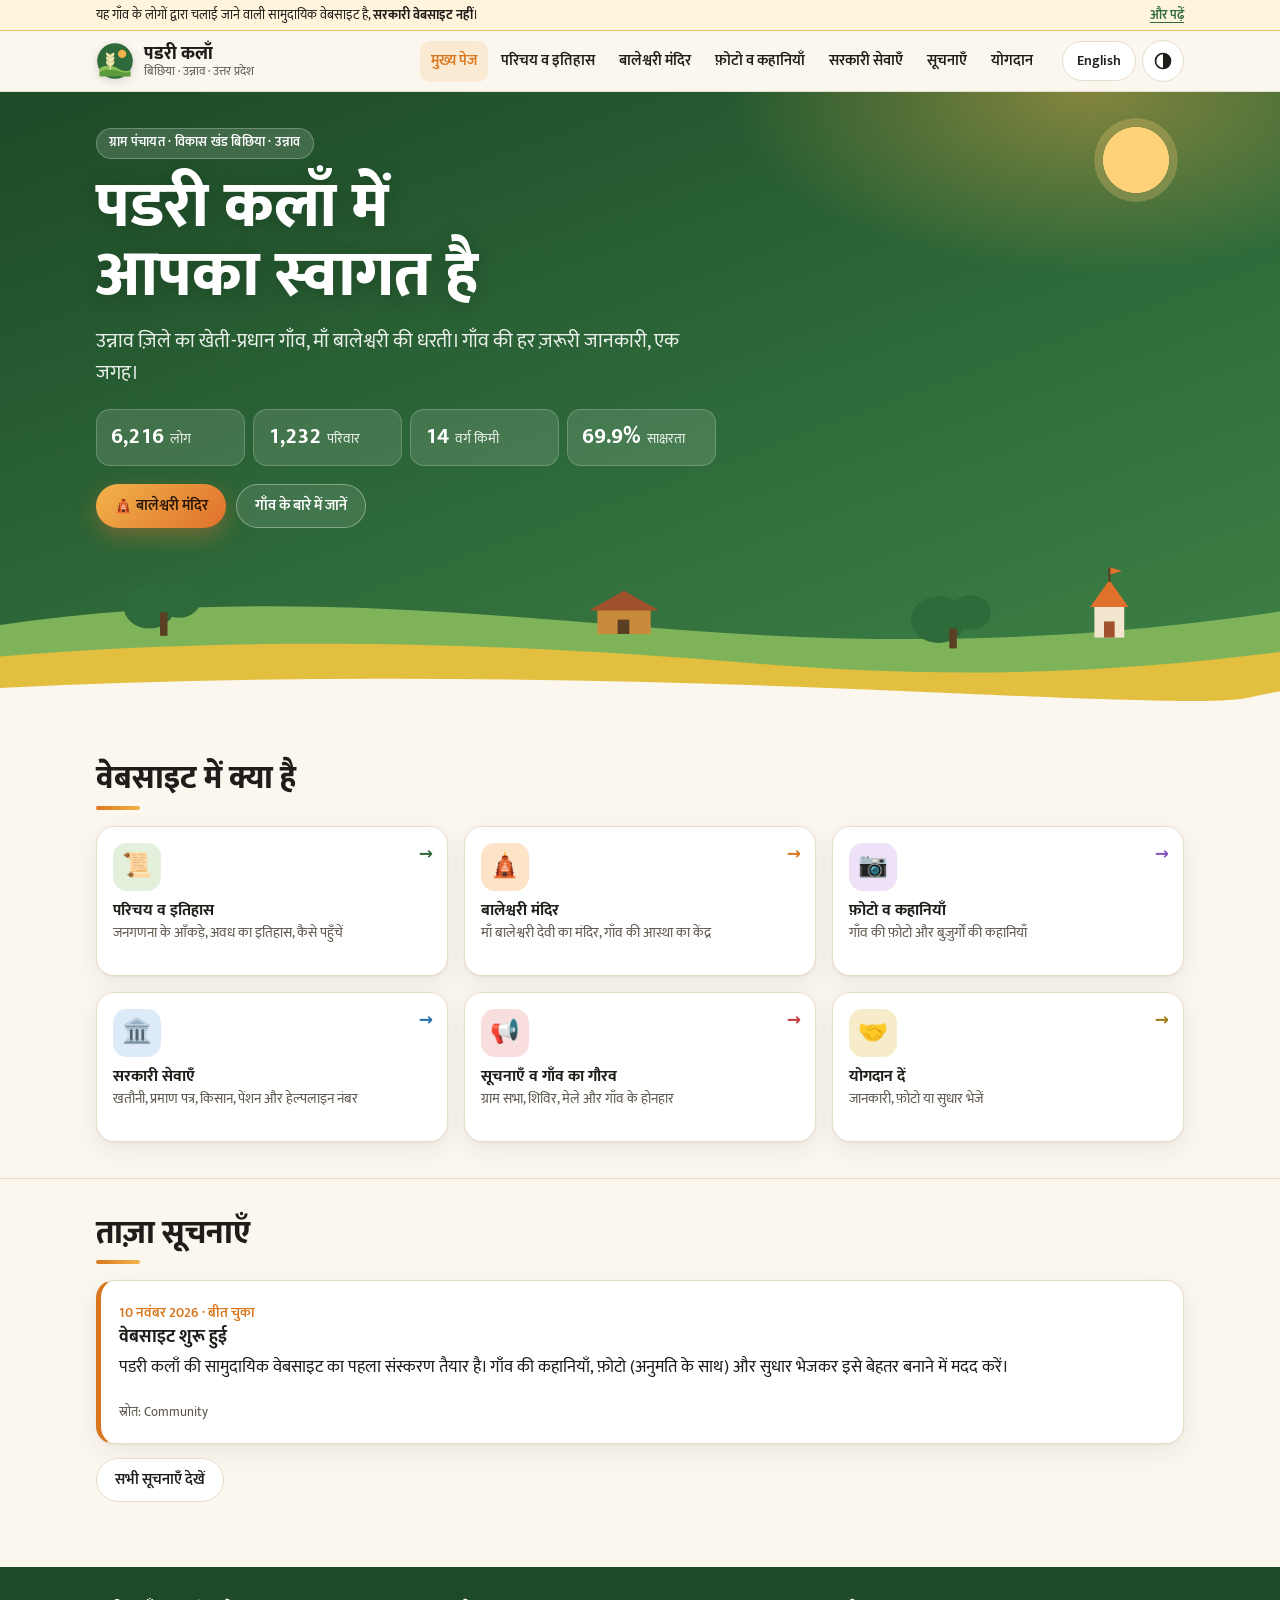
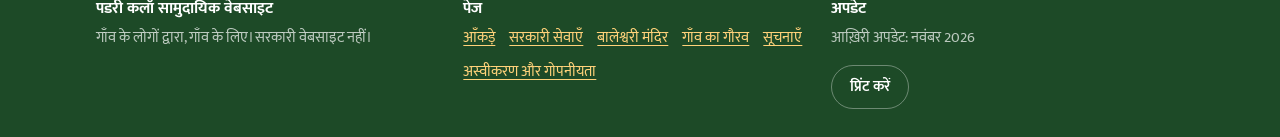
<file: index.html>
<!doctype html>
<html lang="hi" data-lang="hi">
<head>
<meta charset="utf-8">
<meta name="viewport" content="width=device-width, initial-scale=1">
<title>Padri Kalan · पडरी कलाँ — Community website</title>
<meta name="description" content="Community-run website about Padri Kalan village, Bichhiya block, Unnao district, Uttar Pradesh: facts, history, how to reach, public services and village notices, in Hindi and English.">
<meta name="theme-color" content="#2f6b3a">
<meta property="og:title" content="Padri Kalan · पडरी कलाँ">
<meta property="og:description" content="Community-run village website: facts, services, notices. Hindi and English.">
<meta property="og:type" content="website">
<link rel="icon" href="assets/icon.svg" type="image/svg+xml">
<link rel="manifest" href="manifest.webmanifest">
<link rel="preconnect" href="https://fonts.googleapis.com">
<link rel="preconnect" href="https://fonts.gstatic.com" crossorigin>
<link rel="stylesheet" href="https://fonts.googleapis.com/css2?family=Mukta:wght@400;600;800&display=swap">
<link rel="stylesheet" href="css/style.css?v=20261111a">
<script>
  // Apply saved language/theme before paint
  try {
    var l = localStorage.getItem('pk-lang'); if (l === 'en' || l === 'hi') { document.documentElement.dataset.lang = l; document.documentElement.lang = l; }
    var t = localStorage.getItem('pk-theme'); if (t === 'dark' || t === 'light') document.documentElement.dataset.theme = t;
  } catch (e) {}
</script>
</head>
<body>
<a class="skip" href="#main"><span lang="hi">मुख्य सामग्री पर जाएँ</span><span lang="en">Skip to content</span></a>

<div class="ribbon" role="note">
  <div class="wrap">
    <span class="r-long"><span lang="hi">यह गाँव के लोगों द्वारा चलाई जाने वाली सामुदायिक वेबसाइट है, <strong>सरकारी वेबसाइट नहीं</strong>।</span><span lang="en">A community-run website by villagers, <strong>not a government website</strong>.</span></span>
    <a href="contribute.html#disclaimer"><span lang="hi">और पढ़ें</span><span lang="en">Read more</span></a>
  </div>
</div>

<header class="site">
  <div class="wrap">
    <a class="logo" href="index.html" aria-label="Padri Kalan home">
      <svg viewBox="0 0 64 64" aria-hidden="true"><circle cx="32" cy="32" r="30" fill="#2f6b3a"/><circle cx="44" cy="20" r="7" fill="#f2b34a"/><path d="M6 44c10-6 20-6 30 0s18 6 22 3v9H6z" fill="#8dbf5a"/><path d="M6 50c12-5 24-5 36 0 6 2 12 2 16 0v8H6z" fill="#5c9a3e"/><path d="M24 46V22m0 4c-4-1-6-4-6-7 4 1 6 4 6 7zm0 0c4-1 6-4 6-7-4 1-6 4-6 7zm0 7c-4-1-6-4-6-7 4 1 6 4 6 7zm0 0c4-1 6-4 6-7-4 1-6 4-6 7zm0 7c-4-1-6-4-6-7 4 1 6 4 6 7zm0 0c4-1 6-4 6-7-4 1-6 4-6 7z" stroke="#f6e7b0" stroke-width="2" fill="#f6e7b0" stroke-linecap="round"/></svg>
      <span><span lang="hi">पडरी कलाँ</span><span lang="en">Padri Kalan</span>
        <small><span lang="hi">बिछिया · उन्नाव · उत्तर प्रदेश</span><span lang="en">Bichhiya · Unnao · Uttar Pradesh</span></small></span>
    </a>
    
    <nav class="main" id="nav" aria-label="Main">
      <ul>
        <li><a href="index.html" aria-current="page"><span lang="hi">मुख्य पेज</span><span lang="en">Home</span></a></li>
        <li><a href="about.html"><span lang="hi">परिचय व इतिहास</span><span lang="en">About &amp; history</span></a></li>
        <li><a href="temple.html"><span lang="hi">बालेश्वरी मंदिर</span><span lang="en">Baleshwari Mandir</span></a></li>
        <li><a href="gallery.html"><span lang="hi">फ़ोटो व कहानियाँ</span><span lang="en">Photos &amp; stories</span></a></li>
        <li><a href="services.html"><span lang="hi">सरकारी सेवाएँ</span><span lang="en">Services</span></a></li>
        <li><a href="notices.html"><span lang="hi">सूचनाएँ</span><span lang="en">Notices</span></a></li>
        <li><a href="contribute.html"><span lang="hi">योगदान</span><span lang="en">Contribute</span></a></li>
      </ul>
    </nav>
    <div class="tools">
      <button class="btn lang" id="langBtn" title="Change language / भाषा बदलें"><span lang="hi">English</span><span lang="en">हिन्दी</span></button>
      <button class="iconbtn" id="themeBtn" aria-label="Toggle dark mode" title="Light / dark"><svg viewBox="0 0 24 24" aria-hidden="true"><circle cx="12" cy="12" r="9" fill="none" stroke="currentColor" stroke-width="2"/><path d="M12 3a9 9 0 0 1 0 18z" fill="currentColor"/></svg></button>
      <button class="iconbtn" id="menuBtn" aria-expanded="false" aria-controls="nav" aria-label="Menu"><svg viewBox="0 0 24 24" aria-hidden="true"><path d="M4 7h16M4 12h16M4 17h16" stroke="currentColor" stroke-width="2" stroke-linecap="round"/></svg></button>
    </div>
  </div>
</header>

<main id="main">
<div id="top"></div>
<section class="hero">
  <div class="hero-sky" aria-hidden="true"><span class="sun"></span></div>
  <div class="wrap hero-inner">
    <span class="eyebrow"><span lang="hi">ग्राम पंचायत · विकास खंड बिछिया · उन्नाव</span><span lang="en">Gram Panchayat · Bichhiya block · Unnao</span></span>
    <h1><span lang="hi">पडरी कलाँ में<br>आपका स्वागत है</span><span lang="en">Welcome to<br>Padri Kalan</span></h1>
    <p class="lead">
      <span lang="hi">उन्नाव ज़िले का खेती-प्रधान गाँव, माँ बालेश्वरी की धरती। गाँव की हर ज़रूरी जानकारी, एक जगह।</span>
      <span lang="en">A farming village in Unnao district, home of Maa Baleshwari. Everything about the village, in one place.</span>
    </p>
    <div class="chips">
      <span class="chip"><b>6,216</b><span lang="hi">लोग</span><span lang="en">people</span></span>
      <span class="chip"><b>1,232</b><span lang="hi">परिवार</span><span lang="en">households</span></span>
      <span class="chip"><b>14</b><span lang="hi">वर्ग किमी</span><span lang="en">sq km</span></span>
      <span class="chip"><b>69.9%</b><span lang="hi">साक्षरता</span><span lang="en">literacy</span></span>
    </div>
    <div class="cta">
      <a class="btn sun-btn" href="temple.html"><span lang="hi">🛕 बालेश्वरी मंदिर</span><span lang="en">🛕 Baleshwari Mandir</span></a>
      <a class="btn ghost" href="about.html"><span lang="hi">गाँव के बारे में जानें</span><span lang="en">About the village</span></a>
    </div>
  </div>
  <svg class="hero-land" viewBox="0 0 1200 200" preserveAspectRatio="none" aria-hidden="true">
    <path d="M0 90 C200 55 380 70 600 92 S1000 110 1200 75 V200 H0Z" fill="#7fb35a"/>
    <path d="M0 125 C250 100 500 112 700 132 S1050 142 1200 120 V200 H0Z" fill="#e3bf3f"/>
    <path d="M0 160 C300 142 600 150 900 166 S1150 172 1200 164 V200 H0Z" fill="var(--bg)"/>
    <g fill="#2f6b3a"><circle cx="140" cy="70" r="24"/><circle cx="168" cy="62" r="20"/><rect x="150" y="76" width="7" height="26" fill="#5b3f22"/>
    <circle cx="880" cy="84" r="26"/><circle cx="910" cy="76" r="19"/><rect x="890" y="94" width="7" height="22" fill="#5b3f22"/></g>
    <g><rect x="560" y="72" width="50" height="28" fill="#c98a3c"/><path d="M552 74 L585 52 L618 74Z" fill="#a0522d"/><rect x="579" y="84" width="11" height="16" fill="#5b3f22"/></g>
    <g transform="translate(1040 40)"><rect x="-14" y="30" width="28" height="34" fill="#f2e6cf"/><path d="M-18 30 L0 0 L18 30Z" fill="#e0712c"/><rect x="-1" y="-14" width="2" height="16" fill="#5b3f22"/><path d="M1 -14 L12 -10 L1 -6Z" fill="#e0712c"/><rect x="-5" y="46" width="10" height="18" fill="#a0522d"/></g>
  </svg>
</section>
<section class="block" id="explore">
  <div class="wrap">
    <h2><span lang="hi">वेबसाइट में क्या है</span><span lang="en">Explore the site</span></h2>
    <div class="explore">
      <a class="tile t1" href="about.html"><span class="ico">📜</span><h3><span lang="hi">परिचय व इतिहास</span><span lang="en">About &amp; history</span></h3><p class="muted"><span lang="hi">जनगणना के आँकड़े, अवध का इतिहास, कैसे पहुँचें</span><span lang="en">Census figures, Awadh history, how to get here</span></p></a>
      <a class="tile t2" href="temple.html"><span class="ico">🛕</span><h3><span lang="hi">बालेश्वरी मंदिर</span><span lang="en">Baleshwari Mandir</span></h3><p class="muted"><span lang="hi">माँ बालेश्वरी देवी का मंदिर, गाँव की आस्था का केंद्र</span><span lang="en">The temple of Maa Baleshwari Devi, the heart of village faith</span></p></a>
      <a class="tile t3" href="gallery.html"><span class="ico">📷</span><h3><span lang="hi">फ़ोटो व कहानियाँ</span><span lang="en">Photos &amp; stories</span></h3><p class="muted"><span lang="hi">गाँव की फ़ोटो और बुज़ुर्गों की कहानियाँ</span><span lang="en">Village photos and elders' stories</span></p></a>
      <a class="tile t4" href="services.html"><span class="ico">🏛️</span><h3><span lang="hi">सरकारी सेवाएँ</span><span lang="en">Government services</span></h3><p class="muted"><span lang="hi">खतौनी, प्रमाण पत्र, किसान, पेंशन और हेल्पलाइन नंबर</span><span lang="en">Land records, certificates, farmers, pensions and helplines</span></p></a>
      <a class="tile t5" href="notices.html"><span class="ico">📢</span><h3><span lang="hi">सूचनाएँ व गाँव का गौरव</span><span lang="en">Notices &amp; village pride</span></h3><p class="muted"><span lang="hi">ग्राम सभा, शिविर, मेले और गाँव के होनहार</span><span lang="en">Gram Sabha, camps, fairs and people who made us proud</span></p></a>
      <a class="tile t6" href="contribute.html"><span class="ico">🤝</span><h3><span lang="hi">योगदान दें</span><span lang="en">Contribute</span></h3><p class="muted"><span lang="hi">जानकारी, फ़ोटो या सुधार भेजें</span><span lang="en">Send information, photos or corrections</span></p></a>
    </div>
  </div>
</section>
<section class="block" id="notices">
  <div class="wrap">
    <h2><span lang="hi">ताज़ा सूचनाएँ</span><span lang="en">Latest notices</span></h2>
        <div id="noticeList" data-limit="3" class="grid g2" aria-live="polite">
      <div class="empty"><span lang="hi">सूचनाएँ लोड हो रही हैं…</span><span lang="en">Loading notices…</span></div>
    </div>
    <p style="margin-top:14px"><a class="btn" href="notices.html"><span lang="hi">सभी सूचनाएँ देखें</span><span lang="en">See all notices</span></a></p>
  </div>
</section>
</main>

<footer class="site">
  <div class="wrap">
    <div class="grid g3">
      <div>
        <h3><span lang="hi">पडरी कलाँ सामुदायिक वेबसाइट</span><span lang="en">Padri Kalan community website</span></h3>
        <p class="muted"><span lang="hi">गाँव के लोगों द्वारा, गाँव के लिए। सरकारी वेबसाइट नहीं।</span><span lang="en">By villagers, for the village. Not a government website.</span></p>
      </div>
      <div>
        <h3><span lang="hi">पेज</span><span lang="en">Pages</span></h3>
        <ul>
          <li><a href="about.html#facts"><span lang="hi">आँकड़े</span><span lang="en">Facts</span></a></li>
          <li><a href="services.html#services"><span lang="hi">सरकारी सेवाएँ</span><span lang="en">Government services</span></a></li>
          <li><a href="temple.html#temple"><span lang="hi">बालेश्वरी मंदिर</span><span lang="en">Baleshwari Mandir</span></a></li>
          <li><a href="notices.html#pride"><span lang="hi">गाँव का गौरव</span><span lang="en">Village pride</span></a></li>
          <li><a href="notices.html#notices"><span lang="hi">सूचनाएँ</span><span lang="en">Notices</span></a></li>
          <li><a href="contribute.html#disclaimer"><span lang="hi">अस्वीकरण और गोपनीयता</span><span lang="en">Disclaimer and privacy</span></a></li>
        </ul>
      </div>
      <div>
        <h3><span lang="hi">अपडेट</span><span lang="en">Updated</span></h3>
        <p class="muted"><span lang="hi">आख़िरी अपडेट: <span id="lastUpdated">नवंबर 2026</span></span><span lang="en">Last updated: <span id="lastUpdatedEn">November 2026</span></span></p>
        <button class="btn" onclick="window.print()"><span lang="hi">प्रिंट करें</span><span lang="en">Print</span></button>
      </div>
    </div>
  </div>
</footer>

<nav class="tabbar" aria-label="Quick">
  <a href="index.html" aria-current="page"><svg viewBox="0 0 24 24" aria-hidden="true"><path d="M3 11l9-7 9 7v9a1 1 0 0 1-1 1h-5v-6H9v6H4a1 1 0 0 1-1-1z"/></svg><span lang="hi">मुख्य</span><span lang="en">Home</span></a>
  <a href="about.html"><svg viewBox="0 0 24 24" aria-hidden="true"><path d="M5 4h11a3 3 0 0 1 3 3v13H8a3 3 0 0 1-3-3z"/><path d="M5 17a3 3 0 0 1 3-3h11"/></svg><span lang="hi">परिचय</span><span lang="en">About</span></a>
  <a href="temple.html"><svg viewBox="0 0 24 24" aria-hidden="true"><path d="M12 2v3M8 9l4-4 4 4M6 21V11h12v10M3 21h18M10 21v-5h4v5"/></svg><span lang="hi">मंदिर</span><span lang="en">Temple</span></a>
  <a href="services.html"><svg viewBox="0 0 24 24" aria-hidden="true"><path d="M3 21h18M4 10h16M12 3l9 5H3zM6 10v8M10 10v8M14 10v8M18 10v8"/></svg><span lang="hi">सेवाएँ</span><span lang="en">Services</span></a>
  <a href="notices.html"><svg viewBox="0 0 24 24" aria-hidden="true"><path d="M4 10v4h3l6 4V6L7 10zM17 9a4 4 0 0 1 0 6"/></svg><span lang="hi">सूचनाएँ</span><span lang="en">Notices</span></a>
</nav>
<a class="btn" id="toTop" href="#top" aria-label="Back to top">↑</a>
<script src="js/config.js?v=20261111a"></script>
<script src="js/main.js?v=20261111a"></script>
</body>
</html>
</file>
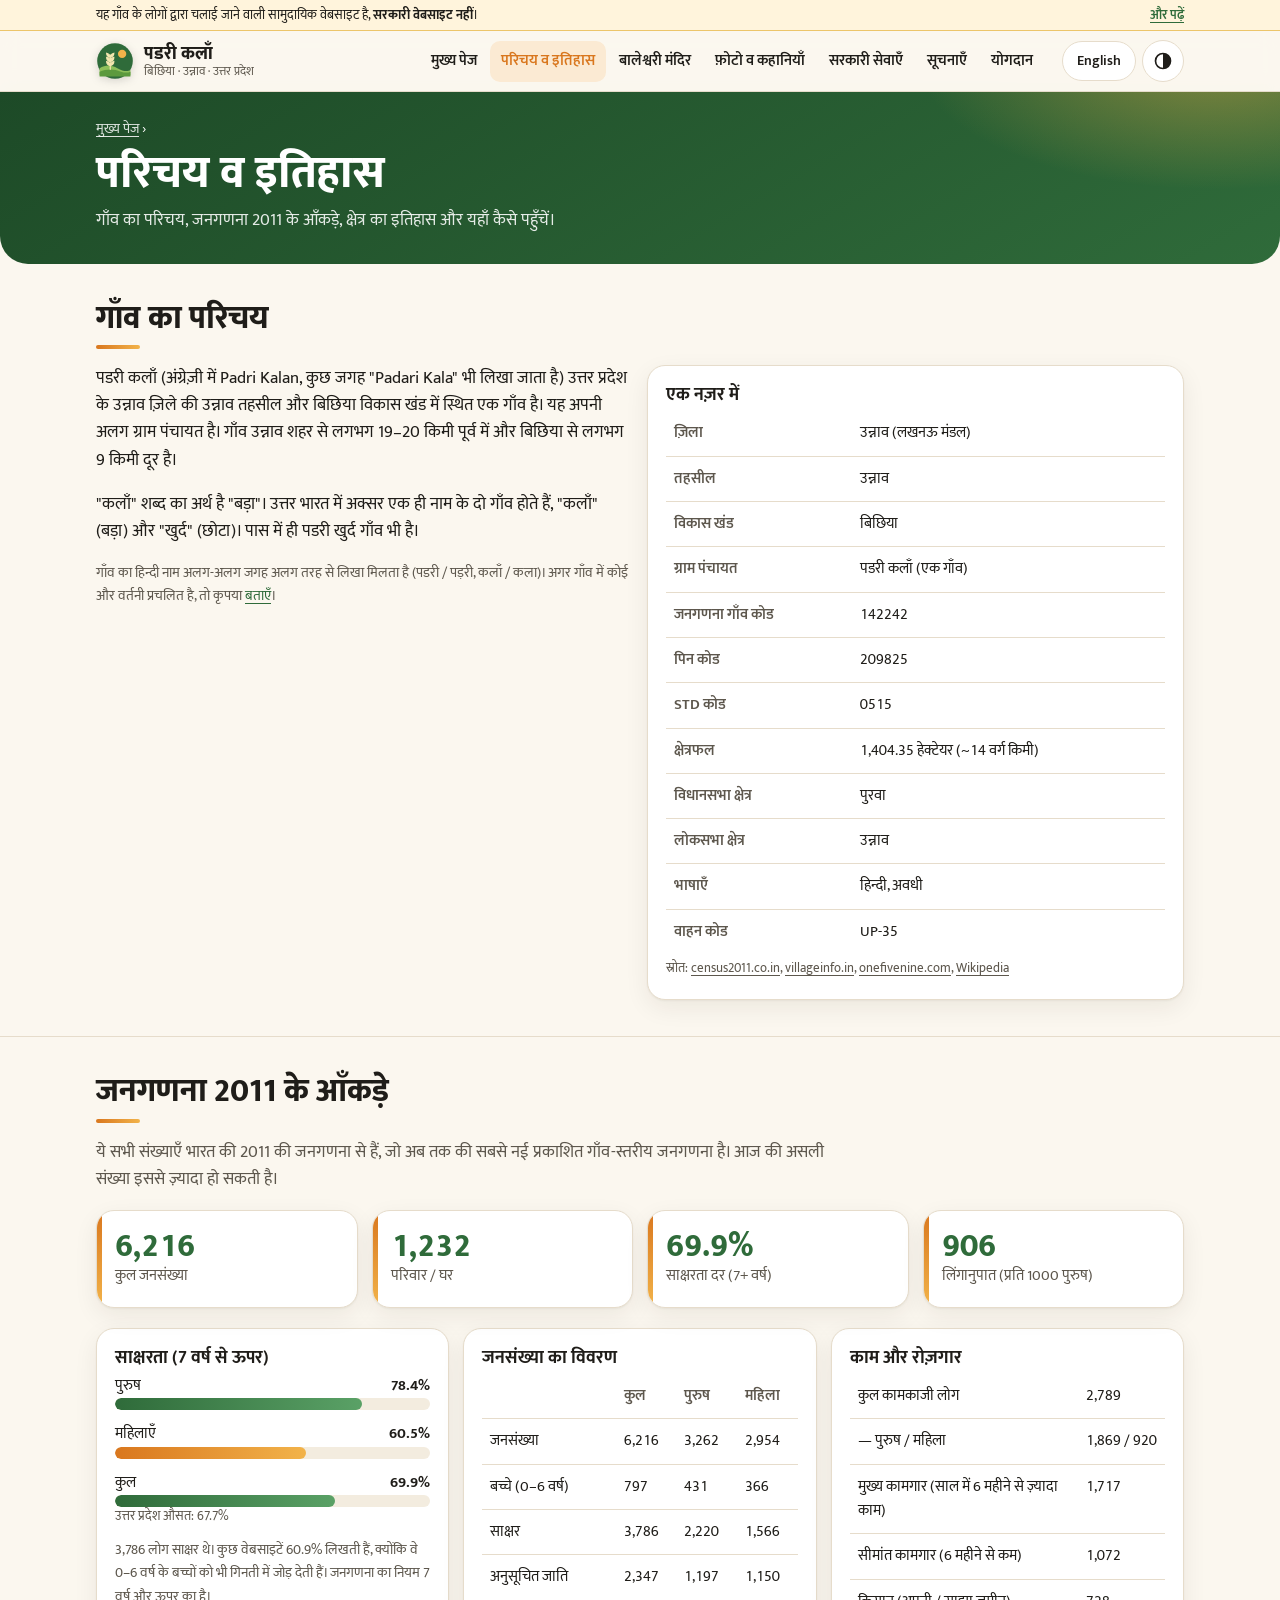
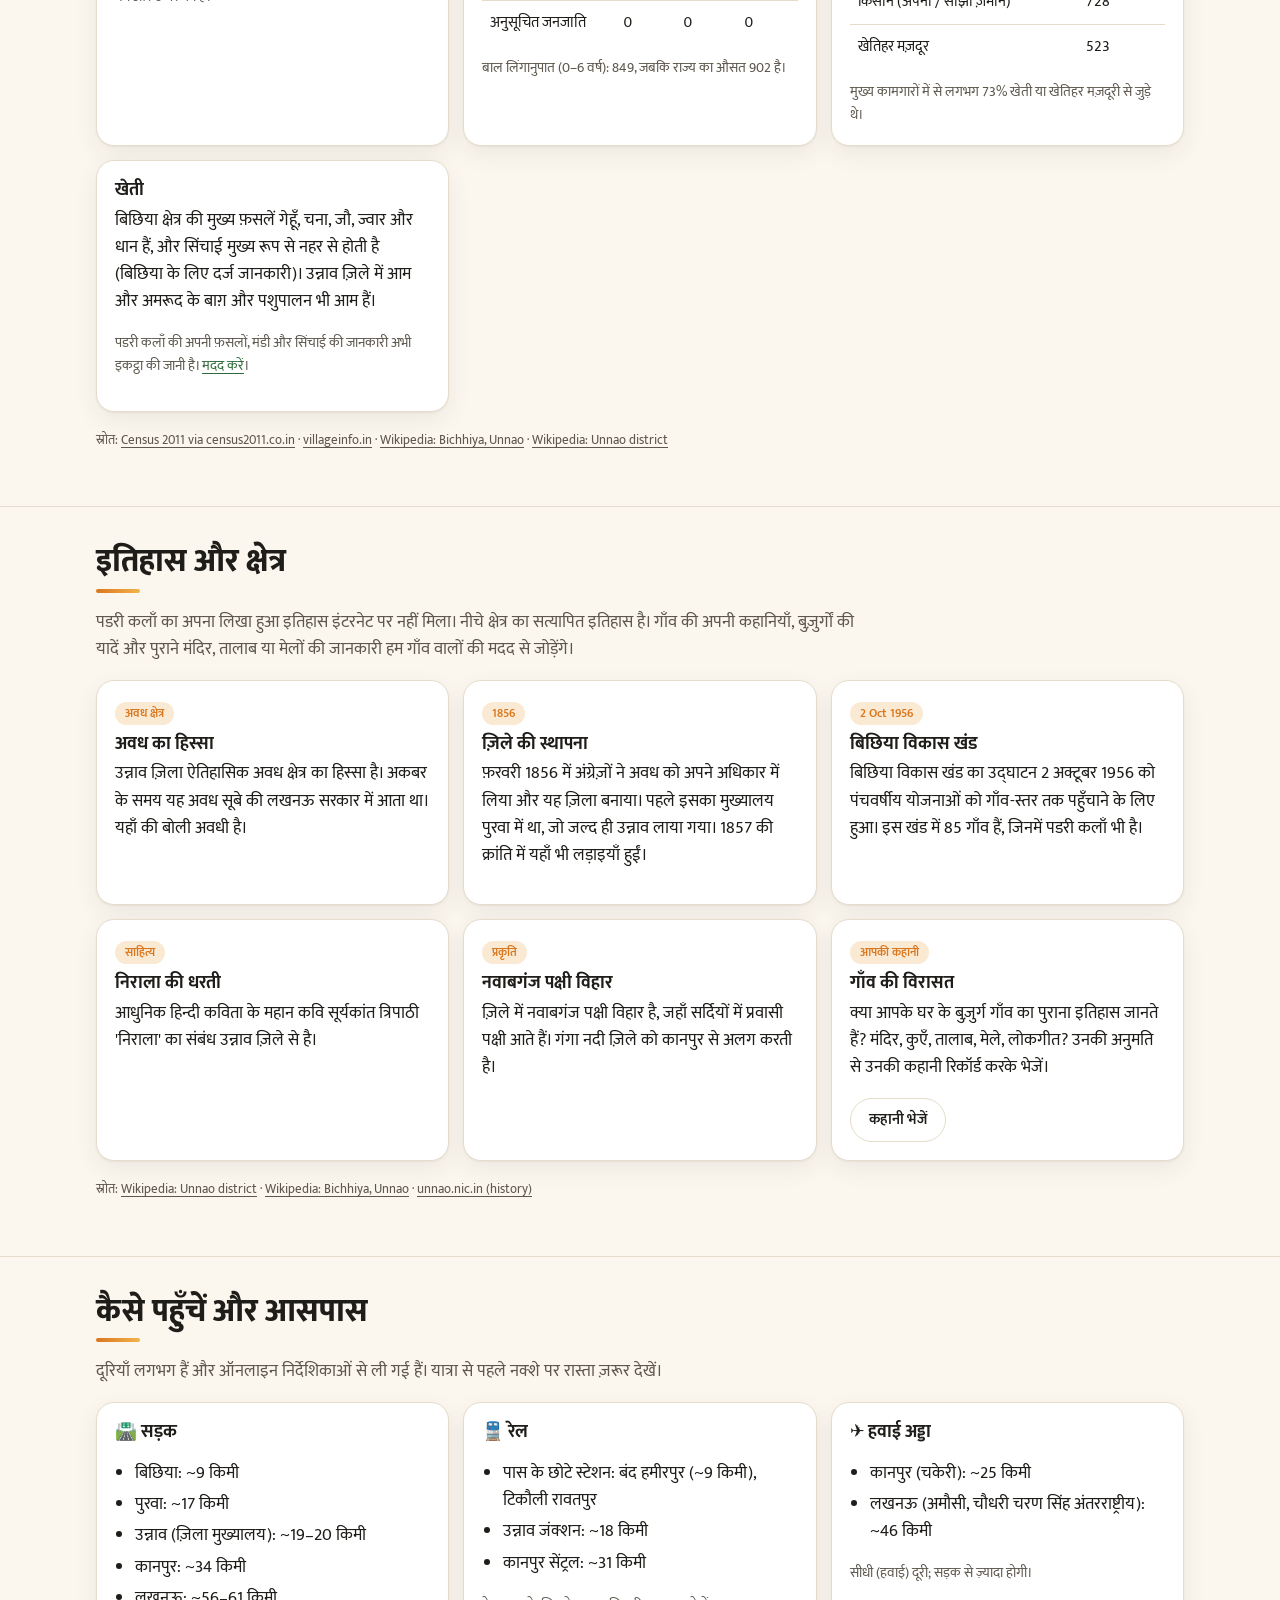
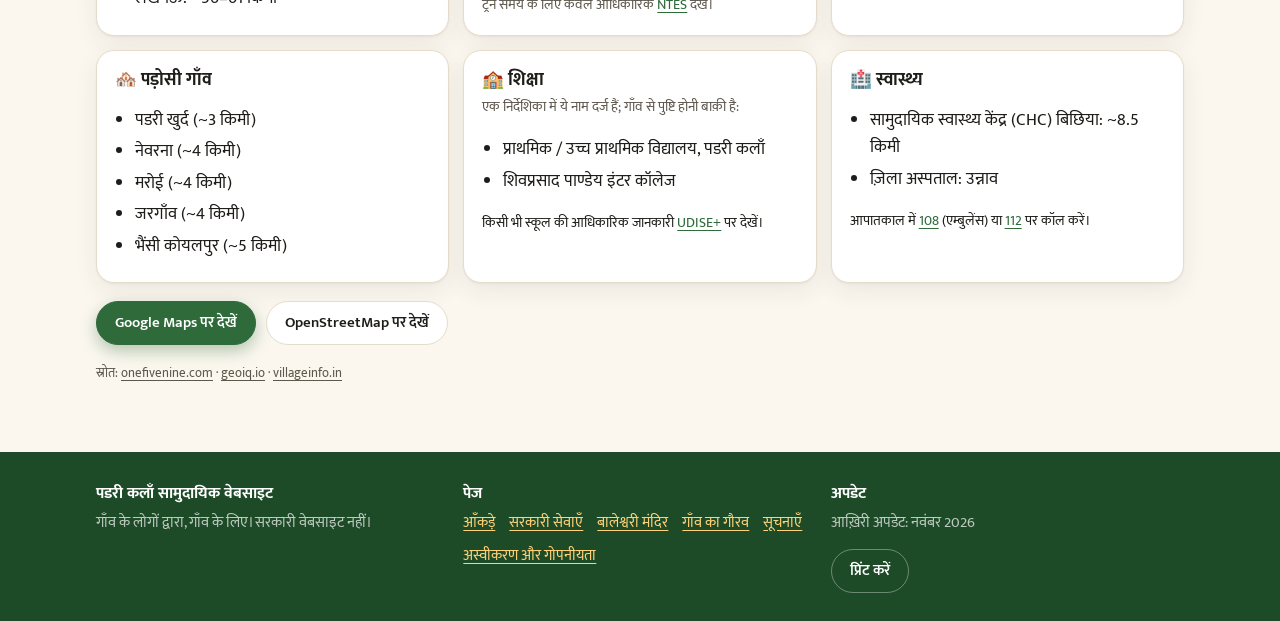
<file: about.html>
<!doctype html>
<html lang="hi" data-lang="hi">
<head>
<meta charset="utf-8">
<meta name="viewport" content="width=device-width, initial-scale=1">
<title>About &amp; history · परिचय — Padri Kalan</title>
<meta name="description" content="Community-run website about Padri Kalan village, Bichhiya block, Unnao district, Uttar Pradesh: facts, history, how to reach, public services and village notices, in Hindi and English.">
<meta name="theme-color" content="#2f6b3a">
<meta property="og:title" content="Padri Kalan · पडरी कलाँ">
<meta property="og:description" content="Community-run village website: facts, services, notices. Hindi and English.">
<meta property="og:type" content="website">
<link rel="icon" href="assets/icon.svg" type="image/svg+xml">
<link rel="manifest" href="manifest.webmanifest">
<link rel="preconnect" href="https://fonts.googleapis.com">
<link rel="preconnect" href="https://fonts.gstatic.com" crossorigin>
<link rel="stylesheet" href="https://fonts.googleapis.com/css2?family=Mukta:wght@400;600;800&display=swap">
<link rel="stylesheet" href="css/style.css?v=20261111a">
<script>
  // Apply saved language/theme before paint
  try {
    var l = localStorage.getItem('pk-lang'); if (l === 'en' || l === 'hi') { document.documentElement.dataset.lang = l; document.documentElement.lang = l; }
    var t = localStorage.getItem('pk-theme'); if (t === 'dark' || t === 'light') document.documentElement.dataset.theme = t;
  } catch (e) {}
</script>
</head>
<body>
<a class="skip" href="#main"><span lang="hi">मुख्य सामग्री पर जाएँ</span><span lang="en">Skip to content</span></a>

<div class="ribbon" role="note">
  <div class="wrap">
    <span class="r-long"><span lang="hi">यह गाँव के लोगों द्वारा चलाई जाने वाली सामुदायिक वेबसाइट है, <strong>सरकारी वेबसाइट नहीं</strong>।</span><span lang="en">A community-run website by villagers, <strong>not a government website</strong>.</span></span>
    <a href="contribute.html#disclaimer"><span lang="hi">और पढ़ें</span><span lang="en">Read more</span></a>
  </div>
</div>

<header class="site">
  <div class="wrap">
    <a class="logo" href="index.html" aria-label="Padri Kalan home">
      <svg viewBox="0 0 64 64" aria-hidden="true"><circle cx="32" cy="32" r="30" fill="#2f6b3a"/><circle cx="44" cy="20" r="7" fill="#f2b34a"/><path d="M6 44c10-6 20-6 30 0s18 6 22 3v9H6z" fill="#8dbf5a"/><path d="M6 50c12-5 24-5 36 0 6 2 12 2 16 0v8H6z" fill="#5c9a3e"/><path d="M24 46V22m0 4c-4-1-6-4-6-7 4 1 6 4 6 7zm0 0c4-1 6-4 6-7-4 1-6 4-6 7zm0 7c-4-1-6-4-6-7 4 1 6 4 6 7zm0 0c4-1 6-4 6-7-4 1-6 4-6 7zm0 7c-4-1-6-4-6-7 4 1 6 4 6 7zm0 0c4-1 6-4 6-7-4 1-6 4-6 7z" stroke="#f6e7b0" stroke-width="2" fill="#f6e7b0" stroke-linecap="round"/></svg>
      <span><span lang="hi">पडरी कलाँ</span><span lang="en">Padri Kalan</span>
        <small><span lang="hi">बिछिया · उन्नाव · उत्तर प्रदेश</span><span lang="en">Bichhiya · Unnao · Uttar Pradesh</span></small></span>
    </a>
    
    <nav class="main" id="nav" aria-label="Main">
      <ul>
        <li><a href="index.html"><span lang="hi">मुख्य पेज</span><span lang="en">Home</span></a></li>
        <li><a href="about.html" aria-current="page"><span lang="hi">परिचय व इतिहास</span><span lang="en">About &amp; history</span></a></li>
        <li><a href="temple.html"><span lang="hi">बालेश्वरी मंदिर</span><span lang="en">Baleshwari Mandir</span></a></li>
        <li><a href="gallery.html"><span lang="hi">फ़ोटो व कहानियाँ</span><span lang="en">Photos &amp; stories</span></a></li>
        <li><a href="services.html"><span lang="hi">सरकारी सेवाएँ</span><span lang="en">Services</span></a></li>
        <li><a href="notices.html"><span lang="hi">सूचनाएँ</span><span lang="en">Notices</span></a></li>
        <li><a href="contribute.html"><span lang="hi">योगदान</span><span lang="en">Contribute</span></a></li>
      </ul>
    </nav>
    <div class="tools">
      <button class="btn lang" id="langBtn" title="Change language / भाषा बदलें"><span lang="hi">English</span><span lang="en">हिन्दी</span></button>
      <button class="iconbtn" id="themeBtn" aria-label="Toggle dark mode" title="Light / dark"><svg viewBox="0 0 24 24" aria-hidden="true"><circle cx="12" cy="12" r="9" fill="none" stroke="currentColor" stroke-width="2"/><path d="M12 3a9 9 0 0 1 0 18z" fill="currentColor"/></svg></button>
      <button class="iconbtn" id="menuBtn" aria-expanded="false" aria-controls="nav" aria-label="Menu"><svg viewBox="0 0 24 24" aria-hidden="true"><path d="M4 7h16M4 12h16M4 17h16" stroke="currentColor" stroke-width="2" stroke-linecap="round"/></svg></button>
    </div>
  </div>
</header>

<main id="main">
<div id="top"></div>
<section class="pagehead">
  <div class="wrap">
    <p class="crumb"><a href="index.html"><span lang="hi">मुख्य पेज</span><span lang="en">Home</span></a> ›</p>
    <h1><span lang="hi">परिचय व इतिहास</span><span lang="en">About &amp; history</span></h1>
    <p class="lead"><span lang="hi">गाँव का परिचय, जनगणना 2011 के आँकड़े, क्षेत्र का इतिहास और यहाँ कैसे पहुँचें।</span><span lang="en">The village at a glance, Census 2011 figures, the history of the region and how to get here.</span></p>
  </div>
</section>
<section class="block" id="about">
  <div class="wrap">
    <h2><span lang="hi">गाँव का परिचय</span><span lang="en">About the village</span></h2>
    <div class="grid g2">
      <div>
        <p lang="hi">पडरी कलाँ (अंग्रेज़ी में Padri Kalan, कुछ जगह "Padari Kala" भी लिखा जाता है) उत्तर प्रदेश के उन्नाव ज़िले की उन्नाव तहसील और बिछिया विकास खंड में स्थित एक गाँव है। यह अपनी अलग ग्राम पंचायत है। गाँव उन्नाव शहर से लगभग 19–20 किमी पूर्व में और बिछिया से लगभग 9 किमी दूर है।</p>
        <p lang="en">Padri Kalan (also written "Padari Kala") is a village in Unnao tehsil and Bichhiya development block of Unnao district, Uttar Pradesh. It is its own Gram Panchayat. The village lies roughly 19–20 km east of Unnao town and about 9 km from Bichhiya.</p>
        <p lang="hi">"कलाँ" शब्द का अर्थ है "बड़ा"। उत्तर भारत में अक्सर एक ही नाम के दो गाँव होते हैं, "कलाँ" (बड़ा) और "खुर्द" (छोटा)। पास में ही पडरी खुर्द गाँव भी है।</p>
        <p lang="en">"Kalan" means "big". In north India, two neighbouring villages often share a name, with "Kalan" (big) and "Khurd" (small). The neighbouring village of Padri Khurd lies close by.</p>
        <p class="muted small" lang="hi">गाँव का हिन्दी नाम अलग-अलग जगह अलग तरह से लिखा मिलता है (पडरी / पड़री, कलाँ / कला)। अगर गाँव में कोई और वर्तनी प्रचलित है, तो कृपया <a href="contribute.html#contribute">बताएँ</a>।</p>
        <p class="muted small" lang="en">The Hindi spelling of the name varies between sources (पडरी / पड़री, कलाँ / कला). If the village uses a different spelling, please <a href="contribute.html#contribute">tell us</a>.</p>
      </div>
      <div class="card">
        <h3><span lang="hi">एक नज़र में</span><span lang="en">At a glance</span></h3>
        <div class="table-wrap"><table>
          <tbody>
            <tr><th><span lang="hi">ज़िला</span><span lang="en">District</span></th><td><span lang="hi">उन्नाव (लखनऊ मंडल)</span><span lang="en">Unnao (Lucknow division)</span></td></tr>
            <tr><th><span lang="hi">तहसील</span><span lang="en">Tehsil</span></th><td><span lang="hi">उन्नाव</span><span lang="en">Unnao</span></td></tr>
            <tr><th><span lang="hi">विकास खंड</span><span lang="en">Block</span></th><td><span lang="hi">बिछिया</span><span lang="en">Bichhiya</span></td></tr>
            <tr><th><span lang="hi">ग्राम पंचायत</span><span lang="en">Gram Panchayat</span></th><td><span lang="hi">पडरी कलाँ (एक गाँव)</span><span lang="en">Padri Kalan (single village)</span></td></tr>
            <tr><th><span lang="hi">जनगणना गाँव कोड</span><span lang="en">Census village code</span></th><td class="n">142242</td></tr>
            <tr><th><span lang="hi">पिन कोड</span><span lang="en">PIN code</span></th><td class="n">209825</td></tr>
            <tr><th><span lang="hi">STD कोड</span><span lang="en">STD code</span></th><td class="n">0515</td></tr>
            <tr><th><span lang="hi">क्षेत्रफल</span><span lang="en">Area</span></th><td class="n"><span lang="hi">1,404.35 हेक्टेयर (~14 वर्ग किमी)</span><span lang="en">1,404.35 ha (~14 km²)</span></td></tr>
            <tr><th><span lang="hi">विधानसभा क्षेत्र</span><span lang="en">Assembly seat</span></th><td><span lang="hi">पुरवा</span><span lang="en">Purwa</span></td></tr>
            <tr><th><span lang="hi">लोकसभा क्षेत्र</span><span lang="en">Lok Sabha seat</span></th><td><span lang="hi">उन्नाव</span><span lang="en">Unnao</span></td></tr>
            <tr><th><span lang="hi">भाषाएँ</span><span lang="en">Languages</span></th><td><span lang="hi">हिन्दी, अवधी</span><span lang="en">Hindi, Awadhi</span></td></tr>
            <tr><th><span lang="hi">वाहन कोड</span><span lang="en">Vehicle code</span></th><td class="n">UP-35</td></tr>
          </tbody>
        </table></div>
        <cite class="src">
          <span lang="hi">स्रोत:</span><span lang="en">Sources:</span>
          <a href="https://census2011.co.in/data/village/142242-padri-kalan-uttar-pradesh.html" target="_blank" rel="noopener noreferrer">census2011.co.in</a>,
          <a href="https://villageinfo.in/uttar-pradesh/unnao/unnao/padri-kalan.html" target="_blank" rel="noopener noreferrer">villageinfo.in</a>,
          <a href="http://www.onefivenine.com/india/villages/Unnao/Bichhiya/Padri-Kalan" target="_blank" rel="noopener noreferrer">onefivenine.com</a>,
          <a href="https://en.wikipedia.org/wiki/Bichhiya,_Unnao" target="_blank" rel="noopener noreferrer">Wikipedia</a>
        </cite>
      </div>
    </div>
  </div>
</section>
<section class="block" id="facts">
  <div class="wrap">
    <h2><span lang="hi">जनगणना 2011 के आँकड़े</span><span lang="en">Census 2011 figures</span></h2>
    <p class="intro"><span lang="hi">ये सभी संख्याएँ भारत की 2011 की जनगणना से हैं, जो अब तक की सबसे नई प्रकाशित गाँव-स्तरीय जनगणना है। आज की असली संख्या इससे ज़्यादा हो सकती है।</span><span lang="en">All numbers below come from the 2011 Census of India, the latest published village-level census. Today's real figures are likely higher.</span></p>

    <div class="grid g4" style="margin-bottom:20px">
      <div class="card stat"><div class="num" data-count="6216">6,216</div><div class="lbl"><span lang="hi">कुल जनसंख्या</span><span lang="en">Total population</span></div></div>
      <div class="card stat"><div class="num" data-count="1232">1,232</div><div class="lbl"><span lang="hi">परिवार / घर</span><span lang="en">Households</span></div></div>
      <div class="card stat"><div class="num">69.9%</div><div class="lbl"><span lang="hi">साक्षरता दर (7+ वर्ष)</span><span lang="en">Literacy (age 7+)</span></div></div>
      <div class="card stat"><div class="num">906</div><div class="lbl"><span lang="hi">लिंगानुपात (प्रति 1000 पुरुष)</span><span lang="en">Females per 1,000 males</span></div></div>
    </div>

    <div class="grid g2">
      <div class="card">
        <h3><span lang="hi">साक्षरता (7 वर्ष से ऊपर)</span><span lang="en">Literacy (age 7 and over)</span></h3>
        <div class="bars">
          <div class="bar"><div class="row"><span><span lang="hi">पुरुष</span><span lang="en">Men</span></span><strong>78.4%</strong></div><div class="track"><div class="fill" data-w="78.42"></div></div></div>
          <div class="bar"><div class="row"><span><span lang="hi">महिलाएँ</span><span lang="en">Women</span></span><strong>60.5%</strong></div><div class="track"><div class="fill alt" data-w="60.51"></div></div></div>
          <div class="bar"><div class="row"><span><span lang="hi">कुल</span><span lang="en">Overall</span></span><strong>69.9%</strong></div><div class="track"><div class="fill" data-w="69.87"></div></div><div class="ref"><span lang="hi">उत्तर प्रदेश औसत: 67.7%</span><span lang="en">Uttar Pradesh average: 67.7%</span></div></div>
        </div>
        <p class="small muted" style="margin-top:12px"><span lang="hi">3,786 लोग साक्षर थे। कुछ वेबसाइटें 60.9% लिखती हैं, क्योंकि वे 0–6 वर्ष के बच्चों को भी गिनती में जोड़ देती हैं। जनगणना का नियम 7 वर्ष और ऊपर का है।</span><span lang="en">3,786 people were literate. Some sites show 60.9% because they divide by the whole population, including children aged 0–6. The census method counts age 7 and over.</span></p>
      </div>

      <div class="card">
        <h3><span lang="hi">जनसंख्या का विवरण</span><span lang="en">Population breakdown</span></h3>
        <div class="table-wrap"><table>
          <thead><tr><th></th><th><span lang="hi">कुल</span><span lang="en">Total</span></th><th><span lang="hi">पुरुष</span><span lang="en">Male</span></th><th><span lang="hi">महिला</span><span lang="en">Female</span></th></tr></thead>
          <tbody>
            <tr><td><span lang="hi">जनसंख्या</span><span lang="en">Population</span></td><td class="n">6,216</td><td class="n">3,262</td><td class="n">2,954</td></tr>
            <tr><td><span lang="hi">बच्चे (0–6 वर्ष)</span><span lang="en">Children (0–6)</span></td><td class="n">797</td><td class="n">431</td><td class="n">366</td></tr>
            <tr><td><span lang="hi">साक्षर</span><span lang="en">Literate</span></td><td class="n">3,786</td><td class="n">2,220</td><td class="n">1,566</td></tr>
            <tr><td><span lang="hi">अनुसूचित जाति</span><span lang="en">Scheduled Castes</span></td><td class="n">2,347</td><td class="n">1,197</td><td class="n">1,150</td></tr>
            <tr><td><span lang="hi">अनुसूचित जनजाति</span><span lang="en">Scheduled Tribes</span></td><td class="n">0</td><td class="n">0</td><td class="n">0</td></tr>
          </tbody>
        </table></div>
        <p class="small muted" style="margin-top:12px"><span lang="hi">बाल लिंगानुपात (0–6 वर्ष): 849, जबकि राज्य का औसत 902 है।</span><span lang="en">Child sex ratio (0–6): 849, against a state average of 902.</span></p>
      </div>

      <div class="card">
        <h3><span lang="hi">काम और रोज़गार</span><span lang="en">Work and livelihoods</span></h3>
        <div class="table-wrap"><table>
          <tbody>
            <tr><td><span lang="hi">कुल कामकाजी लोग</span><span lang="en">Total workers</span></td><td class="n">2,789</td></tr>
            <tr><td><span lang="hi">— पुरुष / महिला</span><span lang="en">— men / women</span></td><td class="n">1,869 / 920</td></tr>
            <tr><td><span lang="hi">मुख्य कामगार (साल में 6 महीने से ज़्यादा काम)</span><span lang="en">Main workers (work 6+ months a year)</span></td><td class="n">1,717</td></tr>
            <tr><td><span lang="hi">सीमांत कामगार (6 महीने से कम)</span><span lang="en">Marginal workers (under 6 months)</span></td><td class="n">1,072</td></tr>
            <tr><td><span lang="hi">किसान (अपनी / साझा ज़मीन)</span><span lang="en">Cultivators (own or co-own land)</span></td><td class="n">728</td></tr>
            <tr><td><span lang="hi">खेतिहर मज़दूर</span><span lang="en">Agricultural labourers</span></td><td class="n">523</td></tr>
          </tbody>
        </table></div>
        <p class="small muted" style="margin-top:12px"><span lang="hi">मुख्य कामगारों में से लगभग 73% खेती या खेतिहर मज़दूरी से जुड़े थे।</span><span lang="en">About 73% of main workers were cultivators or farm labourers.</span></p>
      </div>

      <div class="card">
        <h3><span lang="hi">खेती</span><span lang="en">Farming</span></h3>
        <p lang="hi">बिछिया क्षेत्र की मुख्य फ़सलें गेहूँ, चना, जौ, ज्वार और धान हैं, और सिंचाई मुख्य रूप से नहर से होती है (बिछिया के लिए दर्ज जानकारी)। उन्नाव ज़िले में आम और अमरूद के बाग़ और पशुपालन भी आम हैं।</p>
        <p lang="en">The main crops recorded for the Bichhiya area are wheat, gram, barley, jowar and paddy, with canal irrigation as the main water source. Mango and guava orchards and dairy are also common across Unnao district.</p>
        <p class="small muted" lang="hi">पडरी कलाँ की अपनी फ़सलों, मंडी और सिंचाई की जानकारी अभी इकट्ठा की जानी है। <a href="contribute.html#contribute">मदद करें</a>।</p>
        <p class="small muted" lang="en">Details specific to Padri Kalan (crops, mandi, irrigation) are still to be collected. <a href="contribute.html#contribute">Help add them</a>.</p>
      </div>
    </div>
    <p style="margin-top:14px"><cite class="src"><span lang="hi">स्रोत:</span><span lang="en">Sources:</span> <a href="https://census2011.co.in/data/village/142242-padri-kalan-uttar-pradesh.html" target="_blank" rel="noopener noreferrer">Census 2011 via census2011.co.in</a> · <a href="https://villageinfo.in/uttar-pradesh/unnao/unnao/padri-kalan.html" target="_blank" rel="noopener noreferrer">villageinfo.in</a> · <a href="https://en.wikipedia.org/wiki/Bichhiya,_Unnao" target="_blank" rel="noopener noreferrer">Wikipedia: Bichhiya, Unnao</a> · <a href="https://en.wikipedia.org/wiki/Unnao_district" target="_blank" rel="noopener noreferrer">Wikipedia: Unnao district</a></cite></p>
  </div>
</section>
<section class="block" id="history">
  <div class="wrap">
    <h2><span lang="hi">इतिहास और क्षेत्र</span><span lang="en">History and region</span></h2>
    <p class="intro"><span lang="hi">पडरी कलाँ का अपना लिखा हुआ इतिहास इंटरनेट पर नहीं मिला। नीचे क्षेत्र का सत्यापित इतिहास है। गाँव की अपनी कहानियाँ, बुज़ुर्गों की यादें और पुराने मंदिर, तालाब या मेलों की जानकारी हम गाँव वालों की मदद से जोड़ेंगे।</span><span lang="en">No written history of Padri Kalan itself was found online. Below is the verified history of the wider region. The village's own stories, elders' memories, and details of old temples, ponds and fairs will be added with help from villagers.</span></p>
    <div class="grid g3">
      <div class="card">
        <span class="tag"><span lang="hi">अवध क्षेत्र</span><span lang="en">Awadh region</span></span>
        <h3><span lang="hi">अवध का हिस्सा</span><span lang="en">Part of Awadh</span></h3>
        <p lang="hi">उन्नाव ज़िला ऐतिहासिक अवध क्षेत्र का हिस्सा है। अकबर के समय यह अवध सूबे की लखनऊ सरकार में आता था। यहाँ की बोली अवधी है।</p>
        <p lang="en">Unnao district is part of the historic Awadh region. Under Akbar it fell within the Lucknow sarkar of Awadh Subah. The local dialect is Awadhi.</p>
      </div>
      <div class="card">
        <span class="tag">1856</span>
        <h3><span lang="hi">ज़िले की स्थापना</span><span lang="en">District formed</span></h3>
        <p lang="hi">फ़रवरी 1856 में अंग्रेज़ों ने अवध को अपने अधिकार में लिया और यह ज़िला बनाया। पहले इसका मुख्यालय पुरवा में था, जो जल्द ही उन्नाव लाया गया। 1857 की क्रांति में यहाँ भी लड़ाइयाँ हुईं।</p>
        <p lang="en">The British annexed Awadh in February 1856 and created the district, first headquartered at Purwa and soon moved to Unnao. The area saw fighting during the 1857 uprising.</p>
      </div>
      <div class="card">
        <span class="tag">2 Oct 1956</span>
        <h3><span lang="hi">बिछिया विकास खंड</span><span lang="en">Bichhiya block</span></h3>
        <p lang="hi">बिछिया विकास खंड का उद्घाटन 2 अक्टूबर 1956 को पंचवर्षीय योजनाओं को गाँव-स्तर तक पहुँचाने के लिए हुआ। इस खंड में 85 गाँव हैं, जिनमें पडरी कलाँ भी है।</p>
        <p lang="en">Bichhiya block was inaugurated on 2 October 1956 to carry India's Five-Year Plans to the village level. The block has 85 villages, Padri Kalan among them.</p>
      </div>
      <div class="card">
        <span class="tag"><span lang="hi">साहित्य</span><span lang="en">Literature</span></span>
        <h3><span lang="hi">निराला की धरती</span><span lang="en">Land of Nirala</span></h3>
        <p lang="hi">आधुनिक हिन्दी कविता के महान कवि सूर्यकांत त्रिपाठी 'निराला' का संबंध उन्नाव ज़िले से है।</p>
        <p lang="en">Suryakant Tripathi 'Nirala', a giant of modern Hindi poetry, is associated with Unnao district.</p>
      </div>
      <div class="card">
        <span class="tag"><span lang="hi">प्रकृति</span><span lang="en">Nature</span></span>
        <h3><span lang="hi">नवाबगंज पक्षी विहार</span><span lang="en">Nawabganj Bird Sanctuary</span></h3>
        <p lang="hi">ज़िले में नवाबगंज पक्षी विहार है, जहाँ सर्दियों में प्रवासी पक्षी आते हैं। गंगा नदी ज़िले को कानपुर से अलग करती है।</p>
        <p lang="en">The district is home to the Nawabganj Bird Sanctuary, which hosts migratory birds in winter. The Ganga separates the district from Kanpur.</p>
      </div>
      <div class="card">
        <span class="tag"><span lang="hi">आपकी कहानी</span><span lang="en">Your story</span></span>
        <h3><span lang="hi">गाँव की विरासत</span><span lang="en">Village heritage</span></h3>
        <p lang="hi">क्या आपके घर के बुज़ुर्ग गाँव का पुराना इतिहास जानते हैं? मंदिर, कुएँ, तालाब, मेले, लोकगीत? उनकी अनुमति से उनकी कहानी रिकॉर्ड करके भेजें।</p>
        <p lang="en">Do elders in your family know the village's old history: temples, wells, ponds, fairs, folk songs? With their permission, record their story and send it in.</p>
        <a class="btn" href="contribute.html#contribute"><span lang="hi">कहानी भेजें</span><span lang="en">Share a story</span></a>
      </div>
    </div>
    <p style="margin-top:14px"><cite class="src"><span lang="hi">स्रोत:</span><span lang="en">Sources:</span> <a href="https://en.wikipedia.org/wiki/Unnao_district" target="_blank" rel="noopener noreferrer">Wikipedia: Unnao district</a> · <a href="https://en.wikipedia.org/wiki/Bichhiya,_Unnao" target="_blank" rel="noopener noreferrer">Wikipedia: Bichhiya, Unnao</a> · <a href="https://unnao.nic.in/history/" target="_blank" rel="noopener noreferrer">unnao.nic.in (history)</a></cite></p>
  </div>
</section>
<section class="block" id="reach">
  <div class="wrap">
    <h2><span lang="hi">कैसे पहुँचें और आसपास</span><span lang="en">Getting here and nearby</span></h2>
    <p class="intro"><span lang="hi">दूरियाँ लगभग हैं और ऑनलाइन निर्देशिकाओं से ली गई हैं। यात्रा से पहले नक्शे पर रास्ता ज़रूर देखें।</span><span lang="en">Distances are approximate and come from online directories. Check the route on a map before travelling.</span></p>
    <div class="grid g3">
      <div class="card">
        <h3>🛣️ <span lang="hi">सड़क</span><span lang="en">Road</span></h3>
        <ul>
          <li><span lang="hi">बिछिया: ~9 किमी</span><span lang="en">Bichhiya: ~9 km</span></li>
          <li><span lang="hi">पुरवा: ~17 किमी</span><span lang="en">Purwa: ~17 km</span></li>
          <li><span lang="hi">उन्नाव (ज़िला मुख्यालय): ~19–20 किमी</span><span lang="en">Unnao (district HQ): ~19–20 km</span></li>
          <li><span lang="hi">कानपुर: ~34 किमी</span><span lang="en">Kanpur: ~34 km</span></li>
          <li><span lang="hi">लखनऊ: ~56–61 किमी</span><span lang="en">Lucknow: ~56–61 km</span></li>
        </ul>
      </div>
      <div class="card">
        <h3>🚆 <span lang="hi">रेल</span><span lang="en">Rail</span></h3>
        <ul>
          <li><span lang="hi">पास के छोटे स्टेशन: बंद हमीरपुर (~9 किमी), टिकौली रावतपुर</span><span lang="en">Nearby small stations: Band Hamirpur (~9 km), Tikauli Rawatpur</span></li>
          <li><span lang="hi">उन्नाव जंक्शन: ~18 किमी</span><span lang="en">Unnao Junction: ~18 km</span></li>
          <li><span lang="hi">कानपुर सेंट्रल: ~31 किमी</span><span lang="en">Kanpur Central: ~31 km</span></li>
        </ul>
        <p class="small muted"><span lang="hi">ट्रेन समय के लिए केवल आधिकारिक <a href="https://enquiry.indianrail.gov.in/mntes/" target="_blank" rel="noopener noreferrer">NTES</a> देखें।</span><span lang="en">For train times use the official <a href="https://enquiry.indianrail.gov.in/mntes/" target="_blank" rel="noopener noreferrer">NTES</a> site.</span></p>
      </div>
      <div class="card">
        <h3>✈️ <span lang="hi">हवाई अड्डा</span><span lang="en">Airports</span></h3>
        <ul>
          <li><span lang="hi">कानपुर (चकेरी): ~25 किमी</span><span lang="en">Kanpur (Chakeri): ~25 km</span></li>
          <li><span lang="hi">लखनऊ (अमौसी, चौधरी चरण सिंह अंतरराष्ट्रीय): ~46 किमी</span><span lang="en">Lucknow (Amausi, Chaudhary Charan Singh Intl): ~46 km</span></li>
        </ul>
        <p class="small muted"><span lang="hi">सीधी (हवाई) दूरी; सड़क से ज़्यादा होगी।</span><span lang="en">Straight-line distance; by road it will be more.</span></p>
      </div>
      <div class="card">
        <h3>🏘️ <span lang="hi">पड़ोसी गाँव</span><span lang="en">Neighbouring villages</span></h3>
        <ul>
          <li><span lang="hi">पडरी खुर्द (~3 किमी)</span><span lang="en">Padri Khurd (~3 km)</span></li>
          <li><span lang="hi">नेवरना (~4 किमी)</span><span lang="en">Neverna (~4 km)</span></li>
          <li><span lang="hi">मरोई (~4 किमी)</span><span lang="en">Maroi (~4 km)</span></li>
          <li><span lang="hi">जरगाँव (~4 किमी)</span><span lang="en">Jar Gaon (~4 km)</span></li>
          <li><span lang="hi">भैंसी कोयलपुर (~5 किमी)</span><span lang="en">Bhainshi Koyalpur (~5 km)</span></li>
        </ul>
      </div>
      <div class="card">
        <h3>🏫 <span lang="hi">शिक्षा</span><span lang="en">Education</span></h3>
        <p class="small muted"><span lang="hi">एक निर्देशिका में ये नाम दर्ज हैं; गाँव से पुष्टि होनी बाक़ी है:</span><span lang="en">Listed by one directory; still to be confirmed locally:</span></p>
        <ul>
          <li><span lang="hi">प्राथमिक / उच्च प्राथमिक विद्यालय, पडरी कलाँ</span><span lang="en">Primary / upper primary school, Padri Kalan</span></li>
          <li><span lang="hi">शिवप्रसाद पाण्डेय इंटर कॉलेज</span><span lang="en">Shivprasad Pandey Inter College</span></li>
        </ul>
        <p class="small"><span lang="hi">किसी भी स्कूल की आधिकारिक जानकारी <a href="https://udiseplus.gov.in/" target="_blank" rel="noopener noreferrer">UDISE+</a> पर देखें।</span><span lang="en">Check any school's official record on <a href="https://udiseplus.gov.in/" target="_blank" rel="noopener noreferrer">UDISE+</a>.</span></p>
      </div>
      <div class="card">
        <h3>🏥 <span lang="hi">स्वास्थ्य</span><span lang="en">Health</span></h3>
        <ul>
          <li><span lang="hi">सामुदायिक स्वास्थ्य केंद्र (CHC) बिछिया: ~8.5 किमी</span><span lang="en">Community Health Centre (CHC) Bichhiya: ~8.5 km</span></li>
          <li><span lang="hi">ज़िला अस्पताल: उन्नाव</span><span lang="en">District hospital: Unnao</span></li>
        </ul>
        <p class="small"><span lang="hi">आपातकाल में <a href="tel:108">108</a> (एम्बुलेंस) या <a href="tel:112">112</a> पर कॉल करें।</span><span lang="en">In an emergency call <a href="tel:108">108</a> (ambulance) or <a href="tel:112">112</a>.</span></p>
      </div>
    </div>
    <div class="cta" style="margin-top:18px">
      <a class="btn primary" href="https://www.google.com/maps/search/?api=1&amp;query=Padri+Kalan+Bichhiya+Unnao+Uttar+Pradesh" target="_blank" rel="noopener noreferrer"><span lang="hi">Google Maps पर देखें</span><span lang="en">Open in Google Maps</span></a>
      <a class="btn" href="https://www.openstreetmap.org/search?query=Padri%20Kalan%2C%20Unnao" target="_blank" rel="noopener noreferrer"><span lang="hi">OpenStreetMap पर देखें</span><span lang="en">Open in OpenStreetMap</span></a>
    </div>
    <p style="margin-top:14px"><cite class="src"><span lang="hi">स्रोत:</span><span lang="en">Sources:</span> <a href="http://www.onefivenine.com/india/villages/Unnao/Bichhiya/Padri-Kalan" target="_blank" rel="noopener noreferrer">onefivenine.com</a> · <a href="https://geoiq.io/places/Padri-Kalan/hEMoC5Bei4" target="_blank" rel="noopener noreferrer">geoiq.io</a> · <a href="https://villageinfo.in/uttar-pradesh/unnao/unnao/padri-kalan.html" target="_blank" rel="noopener noreferrer">villageinfo.in</a></cite></p>
  </div>
</section>
</main>

<footer class="site">
  <div class="wrap">
    <div class="grid g3">
      <div>
        <h3><span lang="hi">पडरी कलाँ सामुदायिक वेबसाइट</span><span lang="en">Padri Kalan community website</span></h3>
        <p class="muted"><span lang="hi">गाँव के लोगों द्वारा, गाँव के लिए। सरकारी वेबसाइट नहीं।</span><span lang="en">By villagers, for the village. Not a government website.</span></p>
      </div>
      <div>
        <h3><span lang="hi">पेज</span><span lang="en">Pages</span></h3>
        <ul>
          <li><a href="#facts"><span lang="hi">आँकड़े</span><span lang="en">Facts</span></a></li>
          <li><a href="services.html#services"><span lang="hi">सरकारी सेवाएँ</span><span lang="en">Government services</span></a></li>
          <li><a href="temple.html#temple"><span lang="hi">बालेश्वरी मंदिर</span><span lang="en">Baleshwari Mandir</span></a></li>
          <li><a href="notices.html#pride"><span lang="hi">गाँव का गौरव</span><span lang="en">Village pride</span></a></li>
          <li><a href="notices.html#notices"><span lang="hi">सूचनाएँ</span><span lang="en">Notices</span></a></li>
          <li><a href="contribute.html#disclaimer"><span lang="hi">अस्वीकरण और गोपनीयता</span><span lang="en">Disclaimer and privacy</span></a></li>
        </ul>
      </div>
      <div>
        <h3><span lang="hi">अपडेट</span><span lang="en">Updated</span></h3>
        <p class="muted"><span lang="hi">आख़िरी अपडेट: <span id="lastUpdated">नवंबर 2026</span></span><span lang="en">Last updated: <span id="lastUpdatedEn">November 2026</span></span></p>
        <button class="btn" onclick="window.print()"><span lang="hi">प्रिंट करें</span><span lang="en">Print</span></button>
      </div>
    </div>
  </div>
</footer>

<nav class="tabbar" aria-label="Quick">
  <a href="index.html"><svg viewBox="0 0 24 24" aria-hidden="true"><path d="M3 11l9-7 9 7v9a1 1 0 0 1-1 1h-5v-6H9v6H4a1 1 0 0 1-1-1z"/></svg><span lang="hi">मुख्य</span><span lang="en">Home</span></a>
  <a href="about.html" aria-current="page"><svg viewBox="0 0 24 24" aria-hidden="true"><path d="M5 4h11a3 3 0 0 1 3 3v13H8a3 3 0 0 1-3-3z"/><path d="M5 17a3 3 0 0 1 3-3h11"/></svg><span lang="hi">परिचय</span><span lang="en">About</span></a>
  <a href="temple.html"><svg viewBox="0 0 24 24" aria-hidden="true"><path d="M12 2v3M8 9l4-4 4 4M6 21V11h12v10M3 21h18M10 21v-5h4v5"/></svg><span lang="hi">मंदिर</span><span lang="en">Temple</span></a>
  <a href="services.html"><svg viewBox="0 0 24 24" aria-hidden="true"><path d="M3 21h18M4 10h16M12 3l9 5H3zM6 10v8M10 10v8M14 10v8M18 10v8"/></svg><span lang="hi">सेवाएँ</span><span lang="en">Services</span></a>
  <a href="notices.html"><svg viewBox="0 0 24 24" aria-hidden="true"><path d="M4 10v4h3l6 4V6L7 10zM17 9a4 4 0 0 1 0 6"/></svg><span lang="hi">सूचनाएँ</span><span lang="en">Notices</span></a>
</nav>
<a class="btn" id="toTop" href="#top" aria-label="Back to top">↑</a>
<script src="js/config.js?v=20261111a"></script>
<script src="js/main.js?v=20261111a"></script>
</body>
</html>
</file>
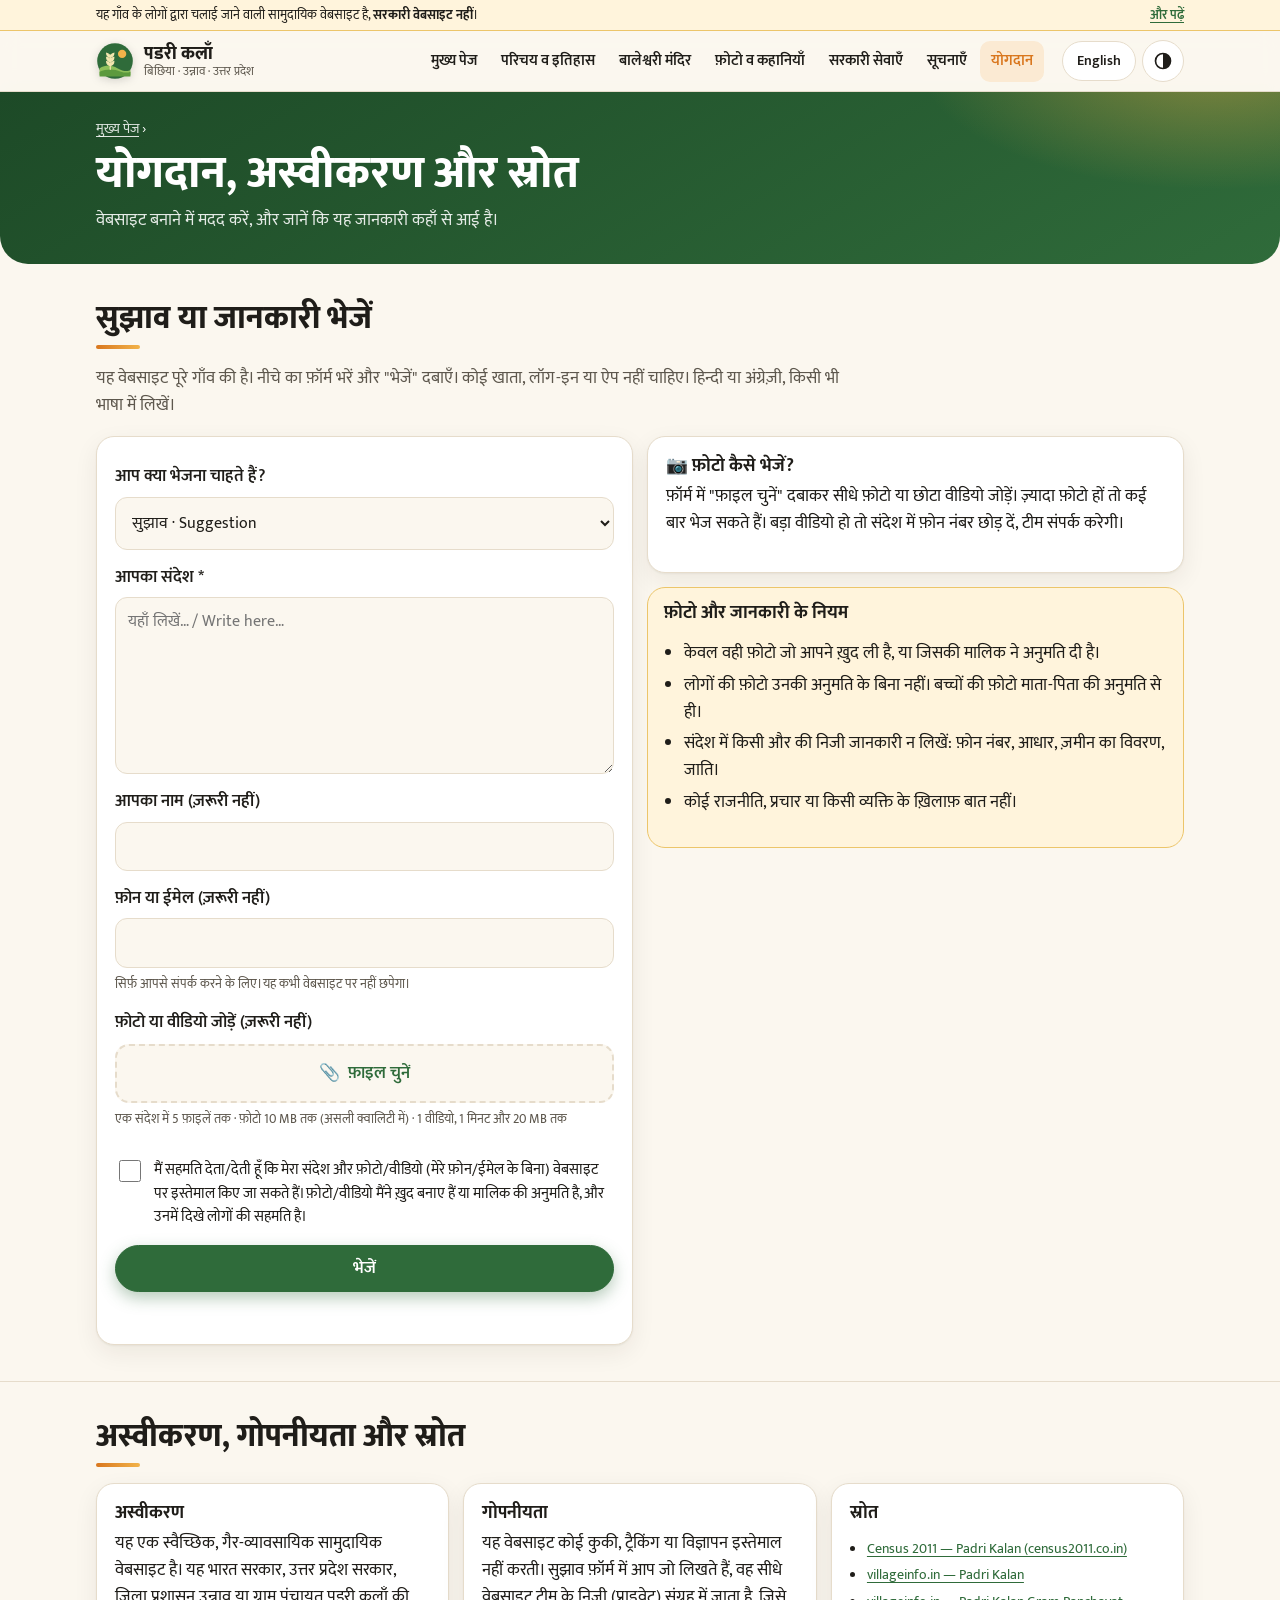
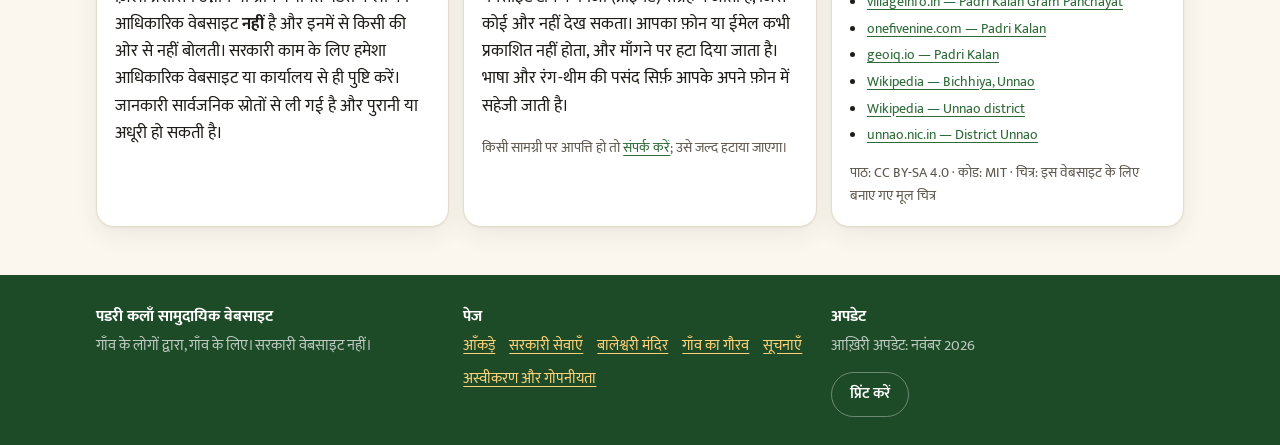
<file: contribute.html>
<!doctype html>
<html lang="hi" data-lang="hi">
<head>
<meta charset="utf-8">
<meta name="viewport" content="width=device-width, initial-scale=1">
<title>Contribute &amp; sources · योगदान — Padri Kalan</title>
<meta name="description" content="Community-run website about Padri Kalan village, Bichhiya block, Unnao district, Uttar Pradesh: facts, history, how to reach, public services and village notices, in Hindi and English.">
<meta name="theme-color" content="#2f6b3a">
<meta property="og:title" content="Padri Kalan · पडरी कलाँ">
<meta property="og:description" content="Community-run village website: facts, services, notices. Hindi and English.">
<meta property="og:type" content="website">
<link rel="icon" href="assets/icon.svg" type="image/svg+xml">
<link rel="manifest" href="manifest.webmanifest">
<link rel="preconnect" href="https://fonts.googleapis.com">
<link rel="preconnect" href="https://fonts.gstatic.com" crossorigin>
<link rel="stylesheet" href="https://fonts.googleapis.com/css2?family=Mukta:wght@400;600;800&display=swap">
<link rel="stylesheet" href="css/style.css?v=20261111a">
<script>
  // Apply saved language/theme before paint
  try {
    var l = localStorage.getItem('pk-lang'); if (l === 'en' || l === 'hi') { document.documentElement.dataset.lang = l; document.documentElement.lang = l; }
    var t = localStorage.getItem('pk-theme'); if (t === 'dark' || t === 'light') document.documentElement.dataset.theme = t;
  } catch (e) {}
</script>
</head>
<body>
<a class="skip" href="#main"><span lang="hi">मुख्य सामग्री पर जाएँ</span><span lang="en">Skip to content</span></a>

<div class="ribbon" role="note">
  <div class="wrap">
    <span class="r-long"><span lang="hi">यह गाँव के लोगों द्वारा चलाई जाने वाली सामुदायिक वेबसाइट है, <strong>सरकारी वेबसाइट नहीं</strong>।</span><span lang="en">A community-run website by villagers, <strong>not a government website</strong>.</span></span>
    <a href="#disclaimer"><span lang="hi">और पढ़ें</span><span lang="en">Read more</span></a>
  </div>
</div>

<header class="site">
  <div class="wrap">
    <a class="logo" href="index.html" aria-label="Padri Kalan home">
      <svg viewBox="0 0 64 64" aria-hidden="true"><circle cx="32" cy="32" r="30" fill="#2f6b3a"/><circle cx="44" cy="20" r="7" fill="#f2b34a"/><path d="M6 44c10-6 20-6 30 0s18 6 22 3v9H6z" fill="#8dbf5a"/><path d="M6 50c12-5 24-5 36 0 6 2 12 2 16 0v8H6z" fill="#5c9a3e"/><path d="M24 46V22m0 4c-4-1-6-4-6-7 4 1 6 4 6 7zm0 0c4-1 6-4 6-7-4 1-6 4-6 7zm0 7c-4-1-6-4-6-7 4 1 6 4 6 7zm0 0c4-1 6-4 6-7-4 1-6 4-6 7zm0 7c-4-1-6-4-6-7 4 1 6 4 6 7zm0 0c4-1 6-4 6-7-4 1-6 4-6 7z" stroke="#f6e7b0" stroke-width="2" fill="#f6e7b0" stroke-linecap="round"/></svg>
      <span><span lang="hi">पडरी कलाँ</span><span lang="en">Padri Kalan</span>
        <small><span lang="hi">बिछिया · उन्नाव · उत्तर प्रदेश</span><span lang="en">Bichhiya · Unnao · Uttar Pradesh</span></small></span>
    </a>
    
    <nav class="main" id="nav" aria-label="Main">
      <ul>
        <li><a href="index.html"><span lang="hi">मुख्य पेज</span><span lang="en">Home</span></a></li>
        <li><a href="about.html"><span lang="hi">परिचय व इतिहास</span><span lang="en">About &amp; history</span></a></li>
        <li><a href="temple.html"><span lang="hi">बालेश्वरी मंदिर</span><span lang="en">Baleshwari Mandir</span></a></li>
        <li><a href="gallery.html"><span lang="hi">फ़ोटो व कहानियाँ</span><span lang="en">Photos &amp; stories</span></a></li>
        <li><a href="services.html"><span lang="hi">सरकारी सेवाएँ</span><span lang="en">Services</span></a></li>
        <li><a href="notices.html"><span lang="hi">सूचनाएँ</span><span lang="en">Notices</span></a></li>
        <li><a href="contribute.html" aria-current="page"><span lang="hi">योगदान</span><span lang="en">Contribute</span></a></li>
      </ul>
    </nav>
    <div class="tools">
      <button class="btn lang" id="langBtn" title="Change language / भाषा बदलें"><span lang="hi">English</span><span lang="en">हिन्दी</span></button>
      <button class="iconbtn" id="themeBtn" aria-label="Toggle dark mode" title="Light / dark"><svg viewBox="0 0 24 24" aria-hidden="true"><circle cx="12" cy="12" r="9" fill="none" stroke="currentColor" stroke-width="2"/><path d="M12 3a9 9 0 0 1 0 18z" fill="currentColor"/></svg></button>
      <button class="iconbtn" id="menuBtn" aria-expanded="false" aria-controls="nav" aria-label="Menu"><svg viewBox="0 0 24 24" aria-hidden="true"><path d="M4 7h16M4 12h16M4 17h16" stroke="currentColor" stroke-width="2" stroke-linecap="round"/></svg></button>
    </div>
  </div>
</header>

<main id="main">
<div id="top"></div>
<section class="pagehead">
  <div class="wrap">
    <p class="crumb"><a href="index.html"><span lang="hi">मुख्य पेज</span><span lang="en">Home</span></a> ›</p>
    <h1><span lang="hi">योगदान, अस्वीकरण और स्रोत</span><span lang="en">Contribute, disclaimer &amp; sources</span></h1>
    <p class="lead"><span lang="hi">वेबसाइट बनाने में मदद करें, और जानें कि यह जानकारी कहाँ से आई है।</span><span lang="en">Help build the site, and see where its information comes from.</span></p>
  </div>
</section>
<section class="block" id="contribute">
  <div class="wrap">
    <h2><span lang="hi">सुझाव या जानकारी भेजें</span><span lang="en">Send a suggestion or information</span></h2>
    <p class="intro"><span lang="hi">यह वेबसाइट पूरे गाँव की है। नीचे का फ़ॉर्म भरें और "भेजें" दबाएँ। कोई खाता, लॉग-इन या ऐप नहीं चाहिए। हिन्दी या अंग्रेज़ी, किसी भी भाषा में लिखें।</span><span lang="en">This website belongs to the whole village. Fill in the form below and press "Send". No account, login or app needed. Write in Hindi or English.</span></p>
    <div class="grid g2">
      <form class="card form" id="suggestForm" method="post" action="#" onsubmit="return false" novalidate>
        <label for="f-type"><span lang="hi">आप क्या भेजना चाहते हैं?</span><span lang="en">What would you like to send?</span></label>
        <select id="f-type" name="type">
          <option value="Suggestion / सुझाव">सुझाव · Suggestion</option>
          <option value="Correction / सुधार">ग़लती का सुधार · Correction</option>
          <option value="History or story / इतिहास या कहानी">गाँव का इतिहास या कहानी · History or story</option>
          <option value="Baleshwari Mandir / बालेश्वरी मंदिर">बालेश्वरी मंदिर की जानकारी · Temple details</option>
          <option value="Notice or event / सूचना">सूचना या कार्यक्रम · Notice or event</option>
          <option value="Other / अन्य">अन्य · Other</option>
        </select>

        <label for="f-msg"><span lang="hi">आपका संदेश *</span><span lang="en">Your message *</span></label>
        <textarea id="f-msg" name="message" rows="6" required maxlength="4000" placeholder="यहाँ लिखें… / Write here…"></textarea>

        <label for="f-name"><span lang="hi">आपका नाम (ज़रूरी नहीं)</span><span lang="en">Your name (optional)</span></label>
        <input id="f-name" name="name" type="text" maxlength="80" autocomplete="name">

        <label for="f-contact"><span lang="hi">फ़ोन या ईमेल (ज़रूरी नहीं)</span><span lang="en">Phone or email (optional)</span></label>
        <input id="f-contact" name="contact" type="text" maxlength="120" inputmode="email" autocomplete="email">
        <p class="hint"><span lang="hi">सिर्फ़ आपसे संपर्क करने के लिए। यह कभी वेबसाइट पर नहीं छपेगा।</span><span lang="en">Only so we can reply to you. It is never published.</span></p>

        <label for="f-files"><span lang="hi">फ़ोटो या वीडियो जोड़ें (ज़रूरी नहीं)</span><span lang="en">Add photos or a video (optional)</span></label>
        <label class="filepick" for="f-files"><span aria-hidden="true">📎</span> <span lang="hi">फ़ाइल चुनें</span><span lang="en">Choose files</span></label>
        <input id="f-files" type="file" accept="image/*,video/*" multiple class="visually-hidden">
        <p class="hint"><span lang="hi">एक संदेश में 5 फ़ाइलें तक · फ़ोटो 10 MB तक (असली क्वालिटी में) · 1 वीडियो, 1 मिनट और 20 MB तक</span><span lang="en">Up to 5 files per message · photos up to 10 MB (sent in original quality) · 1 video, up to 1 minute and 20 MB</span></p>
        <ul class="filelist" id="f-filelist" aria-live="polite"></ul>

        <label class="check"><input type="checkbox" id="f-consent" name="consent" required>
          <span><span lang="hi">मैं सहमति देता/देती हूँ कि मेरा संदेश और फ़ोटो/वीडियो (मेरे फ़ोन/ईमेल के बिना) वेबसाइट पर इस्तेमाल किए जा सकते हैं। फ़ोटो/वीडियो मैंने ख़ुद बनाए हैं या मालिक की अनुमति है, और उनमें दिखे लोगों की सहमति है।</span><span lang="en">I agree that my message and photos/videos (without my phone or email) may be used on the website. I took the photos/videos myself or have the owner's permission, and the people shown in them agree.</span></span></label>
        <input type="checkbox" name="botcheck" class="hp" tabindex="-1" autocomplete="off" aria-hidden="true">

        <button class="btn primary" type="submit" id="f-send"><span lang="hi">भेजें</span><span lang="en">Send</span></button>
        <p class="form-status" id="f-status" role="status" aria-live="polite"></p>
      </form>

      <div class="grid" style="align-content:start">
        <div class="card" id="photoBox">
          <h3>📷 <span lang="hi">फ़ोटो कैसे भेजें?</span><span lang="en">How to send photos?</span></h3>
          <p lang="hi">फ़ॉर्म में "फ़ाइल चुनें" दबाकर सीधे फ़ोटो या छोटा वीडियो जोड़ें। ज़्यादा फ़ोटो हों तो कई बार भेज सकते हैं। बड़ा वीडियो हो तो संदेश में फ़ोन नंबर छोड़ दें, टीम संपर्क करेगी।</p>
          <p lang="en">Press "Choose files" in the form to attach photos or a short video. Have more photos? Send another message. For a long video, leave your phone number and the team will contact you.</p>
          <p id="photoEmail" hidden><span lang="hi">या फ़ोटो सीधे ईमेल करें:</span><span lang="en">Or email the photos directly:</span> <a href="#"></a></p>
        </div>
        <div class="callout">
          <h3><span lang="hi">फ़ोटो और जानकारी के नियम</span><span lang="en">Rules for photos and information</span></h3>
          <ul>
            <li><span lang="hi">केवल वही फ़ोटो जो आपने ख़ुद ली है, या जिसकी मालिक ने अनुमति दी है।</span><span lang="en">Only photos you took yourself, or that the owner allowed.</span></li>
            <li><span lang="hi">लोगों की फ़ोटो उनकी अनुमति के बिना नहीं। बच्चों की फ़ोटो माता-पिता की अनुमति से ही।</span><span lang="en">No photos of people without their consent. Children only with a parent's consent.</span></li>
            <li><span lang="hi">संदेश में किसी और की निजी जानकारी न लिखें: फ़ोन नंबर, आधार, ज़मीन का विवरण, जाति।</span><span lang="en">Don't include anyone else's personal data: phone numbers, Aadhaar, land details, caste.</span></li>
            <li><span lang="hi">कोई राजनीति, प्रचार या किसी व्यक्ति के ख़िलाफ़ बात नहीं।</span><span lang="en">No politics, campaigning, or content against any person.</span></li>
          </ul>
        </div>
      </div>
    </div>
  </div>
</section>
<section class="block" id="disclaimer">
  <div class="wrap">
    <h2><span lang="hi">अस्वीकरण, गोपनीयता और स्रोत</span><span lang="en">Disclaimer, privacy and sources</span></h2>
    <div class="grid g3">
      <div class="card">
        <h3><span lang="hi">अस्वीकरण</span><span lang="en">Disclaimer</span></h3>
        <p lang="hi">यह एक स्वैच्छिक, गैर-व्यावसायिक सामुदायिक वेबसाइट है। यह भारत सरकार, उत्तर प्रदेश सरकार, ज़िला प्रशासन उन्नाव या ग्राम पंचायत पडरी कलाँ की आधिकारिक वेबसाइट <strong>नहीं</strong> है और इनमें से किसी की ओर से नहीं बोलती। सरकारी काम के लिए हमेशा आधिकारिक वेबसाइट या कार्यालय से ही पुष्टि करें। जानकारी सार्वजनिक स्रोतों से ली गई है और पुरानी या अधूरी हो सकती है।</p>
        <p lang="en">This is a voluntary, non-commercial community website. It is <strong>not</strong> an official website of the Government of India, the Government of Uttar Pradesh, Unnao district administration, or Padri Kalan Gram Panchayat, and does not speak for any of them. For any official matter, always confirm with the official website or office. Information is taken from public sources and may be out of date or incomplete.</p>
      </div>
      <div class="card">
        <h3><span lang="hi">गोपनीयता</span><span lang="en">Privacy</span></h3>
        <p lang="hi">यह वेबसाइट कोई कुकी, ट्रैकिंग या विज्ञापन इस्तेमाल नहीं करती। सुझाव फ़ॉर्म में आप जो लिखते हैं, वह सीधे वेबसाइट टीम के निजी (प्राइवेट) संग्रह में जाता है, जिसे कोई और नहीं देख सकता। आपका फ़ोन या ईमेल कभी प्रकाशित नहीं होता, और माँगने पर हटा दिया जाता है। भाषा और रंग-थीम की पसंद सिर्फ़ आपके अपने फ़ोन में सहेजी जाती है।</p>
        <p lang="en">This website uses no cookies, tracking or ads. What you write in the suggestion form goes straight to the website team's private inbox, which no one else can see. Your phone or email is never published and is deleted on request. Your language and theme choice are saved only on your own phone.</p>
        <p class="small muted" lang="hi">किसी सामग्री पर आपत्ति हो तो <a href="#contribute">संपर्क करें</a>; उसे जल्द हटाया जाएगा।</p>
        <p class="small muted" lang="en">If you object to any content, <a href="#contribute">contact us</a> and it will be removed promptly.</p>
      </div>
      <div class="card">
        <h3><span lang="hi">स्रोत</span><span lang="en">Sources</span></h3>
        <ul class="small">
          <li><a href="https://census2011.co.in/data/village/142242-padri-kalan-uttar-pradesh.html" target="_blank" rel="noopener noreferrer">Census 2011 — Padri Kalan (census2011.co.in)</a></li>
          <li><a href="https://villageinfo.in/uttar-pradesh/unnao/unnao/padri-kalan.html" target="_blank" rel="noopener noreferrer">villageinfo.in — Padri Kalan</a></li>
          <li><a href="https://villageinfo.in/uttar-pradesh/unnao/block/bichhiya/padri-kalan-gram-panchayat/" target="_blank" rel="noopener noreferrer">villageinfo.in — Padri Kalan Gram Panchayat</a></li>
          <li><a href="http://www.onefivenine.com/india/villages/Unnao/Bichhiya/Padri-Kalan" target="_blank" rel="noopener noreferrer">onefivenine.com — Padri Kalan</a></li>
          <li><a href="https://geoiq.io/places/Padri-Kalan/hEMoC5Bei4" target="_blank" rel="noopener noreferrer">geoiq.io — Padri Kalan</a></li>
          <li><a href="https://en.wikipedia.org/wiki/Bichhiya,_Unnao" target="_blank" rel="noopener noreferrer">Wikipedia — Bichhiya, Unnao</a></li>
          <li><a href="https://en.wikipedia.org/wiki/Unnao_district" target="_blank" rel="noopener noreferrer">Wikipedia — Unnao district</a></li>
          <li><a href="https://unnao.nic.in/" target="_blank" rel="noopener noreferrer">unnao.nic.in — District Unnao</a></li>
        </ul>
        <p class="small muted"><span lang="hi">पाठ: CC BY-SA 4.0 · कोड: MIT · चित्र: इस वेबसाइट के लिए बनाए गए मूल चित्र</span><span lang="en">Text: CC BY-SA 4.0 · Code: MIT · Illustrations: original artwork made for this site</span></p>
      </div>
    </div>
  </div>
</section>
</main>

<footer class="site">
  <div class="wrap">
    <div class="grid g3">
      <div>
        <h3><span lang="hi">पडरी कलाँ सामुदायिक वेबसाइट</span><span lang="en">Padri Kalan community website</span></h3>
        <p class="muted"><span lang="hi">गाँव के लोगों द्वारा, गाँव के लिए। सरकारी वेबसाइट नहीं।</span><span lang="en">By villagers, for the village. Not a government website.</span></p>
      </div>
      <div>
        <h3><span lang="hi">पेज</span><span lang="en">Pages</span></h3>
        <ul>
          <li><a href="about.html#facts"><span lang="hi">आँकड़े</span><span lang="en">Facts</span></a></li>
          <li><a href="services.html#services"><span lang="hi">सरकारी सेवाएँ</span><span lang="en">Government services</span></a></li>
          <li><a href="temple.html#temple"><span lang="hi">बालेश्वरी मंदिर</span><span lang="en">Baleshwari Mandir</span></a></li>
          <li><a href="notices.html#pride"><span lang="hi">गाँव का गौरव</span><span lang="en">Village pride</span></a></li>
          <li><a href="notices.html#notices"><span lang="hi">सूचनाएँ</span><span lang="en">Notices</span></a></li>
          <li><a href="#disclaimer"><span lang="hi">अस्वीकरण और गोपनीयता</span><span lang="en">Disclaimer and privacy</span></a></li>
        </ul>
      </div>
      <div>
        <h3><span lang="hi">अपडेट</span><span lang="en">Updated</span></h3>
        <p class="muted"><span lang="hi">आख़िरी अपडेट: <span id="lastUpdated">नवंबर 2026</span></span><span lang="en">Last updated: <span id="lastUpdatedEn">November 2026</span></span></p>
        <button class="btn" onclick="window.print()"><span lang="hi">प्रिंट करें</span><span lang="en">Print</span></button>
      </div>
    </div>
  </div>
</footer>

<nav class="tabbar" aria-label="Quick">
  <a href="index.html"><svg viewBox="0 0 24 24" aria-hidden="true"><path d="M3 11l9-7 9 7v9a1 1 0 0 1-1 1h-5v-6H9v6H4a1 1 0 0 1-1-1z"/></svg><span lang="hi">मुख्य</span><span lang="en">Home</span></a>
  <a href="about.html"><svg viewBox="0 0 24 24" aria-hidden="true"><path d="M5 4h11a3 3 0 0 1 3 3v13H8a3 3 0 0 1-3-3z"/><path d="M5 17a3 3 0 0 1 3-3h11"/></svg><span lang="hi">परिचय</span><span lang="en">About</span></a>
  <a href="temple.html"><svg viewBox="0 0 24 24" aria-hidden="true"><path d="M12 2v3M8 9l4-4 4 4M6 21V11h12v10M3 21h18M10 21v-5h4v5"/></svg><span lang="hi">मंदिर</span><span lang="en">Temple</span></a>
  <a href="services.html"><svg viewBox="0 0 24 24" aria-hidden="true"><path d="M3 21h18M4 10h16M12 3l9 5H3zM6 10v8M10 10v8M14 10v8M18 10v8"/></svg><span lang="hi">सेवाएँ</span><span lang="en">Services</span></a>
  <a href="notices.html"><svg viewBox="0 0 24 24" aria-hidden="true"><path d="M4 10v4h3l6 4V6L7 10zM17 9a4 4 0 0 1 0 6"/></svg><span lang="hi">सूचनाएँ</span><span lang="en">Notices</span></a>
</nav>
<a class="btn" id="toTop" href="#top" aria-label="Back to top">↑</a>
<script src="js/config.js?v=20261111a"></script>
<script src="js/main.js?v=20261111a"></script>
</body>
</html>
</file>
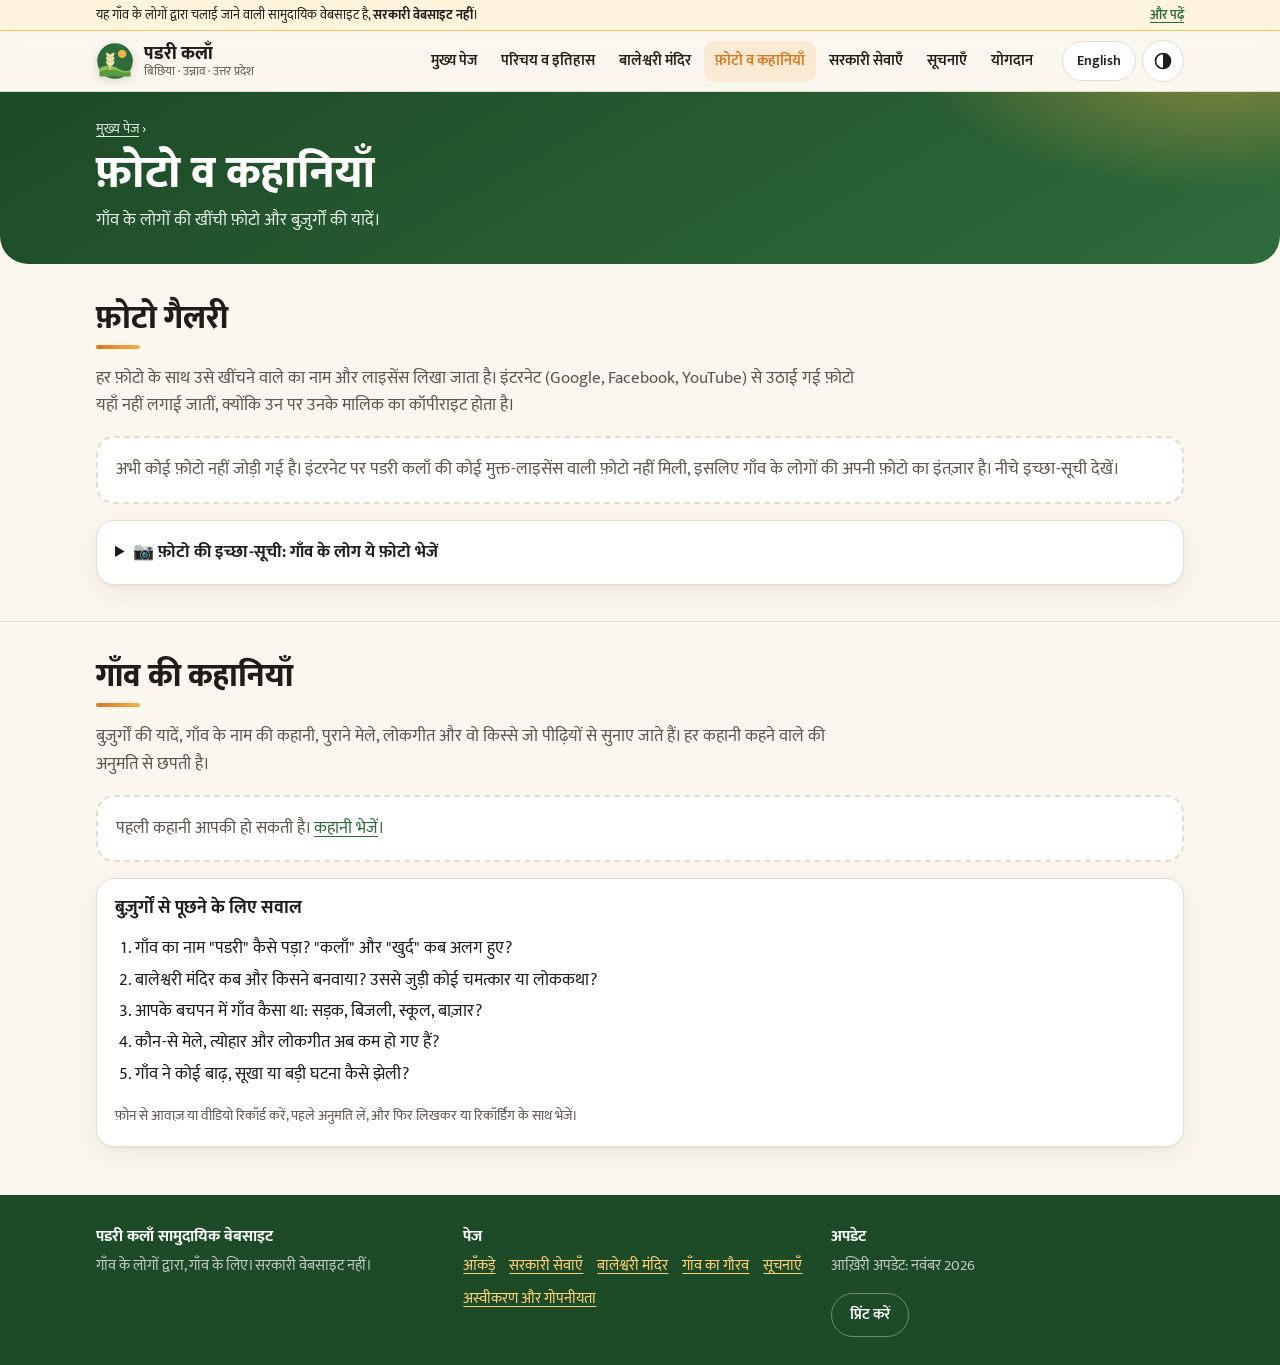
<file: gallery.html>
<!doctype html>
<html lang="hi" data-lang="hi">
<head>
<meta charset="utf-8">
<meta name="viewport" content="width=device-width, initial-scale=1">
<title>Photos &amp; stories · फ़ोटो व कहानियाँ — Padri Kalan</title>
<meta name="description" content="Community-run website about Padri Kalan village, Bichhiya block, Unnao district, Uttar Pradesh: facts, history, how to reach, public services and village notices, in Hindi and English.">
<meta name="theme-color" content="#2f6b3a">
<meta property="og:title" content="Padri Kalan · पडरी कलाँ">
<meta property="og:description" content="Community-run village website: facts, services, notices. Hindi and English.">
<meta property="og:type" content="website">
<link rel="icon" href="assets/icon.svg" type="image/svg+xml">
<link rel="manifest" href="manifest.webmanifest">
<link rel="preconnect" href="https://fonts.googleapis.com">
<link rel="preconnect" href="https://fonts.gstatic.com" crossorigin>
<link rel="stylesheet" href="https://fonts.googleapis.com/css2?family=Mukta:wght@400;600;800&display=swap">
<link rel="stylesheet" href="css/style.css?v=20261111a">
<script>
  // Apply saved language/theme before paint
  try {
    var l = localStorage.getItem('pk-lang'); if (l === 'en' || l === 'hi') { document.documentElement.dataset.lang = l; document.documentElement.lang = l; }
    var t = localStorage.getItem('pk-theme'); if (t === 'dark' || t === 'light') document.documentElement.dataset.theme = t;
  } catch (e) {}
</script>
</head>
<body>
<a class="skip" href="#main"><span lang="hi">मुख्य सामग्री पर जाएँ</span><span lang="en">Skip to content</span></a>

<div class="ribbon" role="note">
  <div class="wrap">
    <span class="r-long"><span lang="hi">यह गाँव के लोगों द्वारा चलाई जाने वाली सामुदायिक वेबसाइट है, <strong>सरकारी वेबसाइट नहीं</strong>।</span><span lang="en">A community-run website by villagers, <strong>not a government website</strong>.</span></span>
    <a href="contribute.html#disclaimer"><span lang="hi">और पढ़ें</span><span lang="en">Read more</span></a>
  </div>
</div>

<header class="site">
  <div class="wrap">
    <a class="logo" href="index.html" aria-label="Padri Kalan home">
      <svg viewBox="0 0 64 64" aria-hidden="true"><circle cx="32" cy="32" r="30" fill="#2f6b3a"/><circle cx="44" cy="20" r="7" fill="#f2b34a"/><path d="M6 44c10-6 20-6 30 0s18 6 22 3v9H6z" fill="#8dbf5a"/><path d="M6 50c12-5 24-5 36 0 6 2 12 2 16 0v8H6z" fill="#5c9a3e"/><path d="M24 46V22m0 4c-4-1-6-4-6-7 4 1 6 4 6 7zm0 0c4-1 6-4 6-7-4 1-6 4-6 7zm0 7c-4-1-6-4-6-7 4 1 6 4 6 7zm0 0c4-1 6-4 6-7-4 1-6 4-6 7zm0 7c-4-1-6-4-6-7 4 1 6 4 6 7zm0 0c4-1 6-4 6-7-4 1-6 4-6 7z" stroke="#f6e7b0" stroke-width="2" fill="#f6e7b0" stroke-linecap="round"/></svg>
      <span><span lang="hi">पडरी कलाँ</span><span lang="en">Padri Kalan</span>
        <small><span lang="hi">बिछिया · उन्नाव · उत्तर प्रदेश</span><span lang="en">Bichhiya · Unnao · Uttar Pradesh</span></small></span>
    </a>
    
    <nav class="main" id="nav" aria-label="Main">
      <ul>
        <li><a href="index.html"><span lang="hi">मुख्य पेज</span><span lang="en">Home</span></a></li>
        <li><a href="about.html"><span lang="hi">परिचय व इतिहास</span><span lang="en">About &amp; history</span></a></li>
        <li><a href="temple.html"><span lang="hi">बालेश्वरी मंदिर</span><span lang="en">Baleshwari Mandir</span></a></li>
        <li><a href="gallery.html" aria-current="page"><span lang="hi">फ़ोटो व कहानियाँ</span><span lang="en">Photos &amp; stories</span></a></li>
        <li><a href="services.html"><span lang="hi">सरकारी सेवाएँ</span><span lang="en">Services</span></a></li>
        <li><a href="notices.html"><span lang="hi">सूचनाएँ</span><span lang="en">Notices</span></a></li>
        <li><a href="contribute.html"><span lang="hi">योगदान</span><span lang="en">Contribute</span></a></li>
      </ul>
    </nav>
    <div class="tools">
      <button class="btn lang" id="langBtn" title="Change language / भाषा बदलें"><span lang="hi">English</span><span lang="en">हिन्दी</span></button>
      <button class="iconbtn" id="themeBtn" aria-label="Toggle dark mode" title="Light / dark"><svg viewBox="0 0 24 24" aria-hidden="true"><circle cx="12" cy="12" r="9" fill="none" stroke="currentColor" stroke-width="2"/><path d="M12 3a9 9 0 0 1 0 18z" fill="currentColor"/></svg></button>
      <button class="iconbtn" id="menuBtn" aria-expanded="false" aria-controls="nav" aria-label="Menu"><svg viewBox="0 0 24 24" aria-hidden="true"><path d="M4 7h16M4 12h16M4 17h16" stroke="currentColor" stroke-width="2" stroke-linecap="round"/></svg></button>
    </div>
  </div>
</header>

<main id="main">
<div id="top"></div>
<section class="pagehead">
  <div class="wrap">
    <p class="crumb"><a href="index.html"><span lang="hi">मुख्य पेज</span><span lang="en">Home</span></a> ›</p>
    <h1><span lang="hi">फ़ोटो व कहानियाँ</span><span lang="en">Photos &amp; stories</span></h1>
    <p class="lead"><span lang="hi">गाँव के लोगों की खींची फ़ोटो और बुज़ुर्गों की यादें।</span><span lang="en">Photos taken by villagers and memories of the elders.</span></p>
  </div>
</section>
<section class="block" id="gallery">
  <div class="wrap">
    <h2><span lang="hi">फ़ोटो गैलरी</span><span lang="en">Photo gallery</span></h2>
    <p class="intro"><span lang="hi">हर फ़ोटो के साथ उसे खींचने वाले का नाम और लाइसेंस लिखा जाता है। इंटरनेट (Google, Facebook, YouTube) से उठाई गई फ़ोटो यहाँ नहीं लगाई जातीं, क्योंकि उन पर उनके मालिक का कॉपीराइट होता है।</span><span lang="en">Every photo carries the photographer's name and licence. Photos copied from Google, Facebook or YouTube are not used here, because they belong to their owners.</span></p>
    <div id="galleryList" class="gallery"><div class="empty"><span lang="hi">लोड हो रहा है…</span><span lang="en">Loading…</span></div></div>
    <details class="card" style="margin-top:16px">
      <summary><strong><span lang="hi">📷 फ़ोटो की इच्छा-सूची: गाँव के लोग ये फ़ोटो भेजें</span><span lang="en">📷 Photo wishlist: photos villagers can send</span></strong></summary>
      <div class="grid g2" style="margin-top:12px">
        <ul>
          <li><span lang="hi">बालेश्वरी मंदिर: बाहर से, प्रांगण, आरती, नवरात्रि</span><span lang="en">Baleshwari Mandir: outside, courtyard, aarti, Navratri</span></li>
          <li><span lang="hi">गाँव का प्रवेश द्वार या मुख्य सड़क</span><span lang="en">The village entrance or main road</span></li>
          <li><span lang="hi">तालाब, कुएँ, पुराने पेड़ (पीपल, बरगद)</span><span lang="en">Ponds, wells, old trees (peepal, banyan)</span></li>
          <li><span lang="hi">गेहूँ, सरसों, धान के खेत, अलग-अलग मौसम में</span><span lang="en">Wheat, mustard and paddy fields in different seasons</span></li>
          <li><span lang="hi">पंचायत भवन, स्कूल की इमारत (बच्चों के चेहरे के बिना)</span><span lang="en">Panchayat bhawan, school building (without children's faces)</span></li>
        </ul>
        <ul>
          <li><span lang="hi">होली, दीपावली, रामलीला, मेले (भीड़ दूर से)</span><span lang="en">Holi, Diwali, Ramlila, fairs (crowds from a distance)</span></li>
          <li><span lang="hi">पुराने घर, दरवाज़े, कुठिला, चक्की जैसी पारंपरिक चीज़ें</span><span lang="en">Old houses, doorways, grain bins, hand mills</span></li>
          <li><span lang="hi">पुरानी पारिवारिक फ़ोटो जिनमें गाँव दिखता है (परिवार की अनुमति से)</span><span lang="en">Old family photos that show the village (with the family's consent)</span></li>
          <li><span lang="hi">सूर्योदय / सूर्यास्त, पक्षी, पशु</span><span lang="en">Sunrise / sunset, birds, animals</span></li>
          <li><span lang="hi">ड्रोन या छत से गाँव का दृश्य</span><span lang="en">A view of the village from a rooftop or drone</span></li>
        </ul>
      </div>
      <p class="small muted"><span lang="hi">भेजने वाले से यह लिखवा लें: "मैं यह फ़ोटो पडरी कलाँ वेबसाइट पर CC BY-SA 4.0 लाइसेंस के साथ, अपने नाम के साथ लगाने की अनुमति देता/देती हूँ।"</span><span lang="en">Ask the sender to write: "I allow this photo to be used on the Padri Kalan website under CC BY-SA 4.0, credited to my name."</span></p>
    </details>
  </div>
</section>
<section class="block" id="stories">
  <div class="wrap">
    <h2><span lang="hi">गाँव की कहानियाँ</span><span lang="en">Village stories</span></h2>
    <p class="intro"><span lang="hi">बुज़ुर्गों की यादें, गाँव के नाम की कहानी, पुराने मेले, लोकगीत और वो किस्से जो पीढ़ियों से सुनाए जाते हैं। हर कहानी कहने वाले की अनुमति से छपती है।</span><span lang="en">Elders' memories, the story of the village's name, old fairs, folk songs, and tales told down the generations. Every story is published with the teller's permission.</span></p>
    <div id="storyList" class="grid g2"><div class="empty"><span lang="hi">लोड हो रहा है…</span><span lang="en">Loading…</span></div></div>
    <div class="card" style="margin-top:16px">
      <h3><span lang="hi">बुज़ुर्गों से पूछने के लिए सवाल</span><span lang="en">Questions to ask elders</span></h3>
      <ol>
        <li><span lang="hi">गाँव का नाम "पडरी" कैसे पड़ा? "कलाँ" और "खुर्द" कब अलग हुए?</span><span lang="en">How did the village get the name "Padri"? When did "Kalan" and "Khurd" split?</span></li>
        <li><span lang="hi">बालेश्वरी मंदिर कब और किसने बनवाया? उससे जुड़ी कोई चमत्कार या लोककथा?</span><span lang="en">When and by whom was the Baleshwari Mandir built? Any legend linked to it?</span></li>
        <li><span lang="hi">आपके बचपन में गाँव कैसा था: सड़क, बिजली, स्कूल, बाज़ार?</span><span lang="en">What was the village like in your childhood: roads, electricity, school, market?</span></li>
        <li><span lang="hi">कौन-से मेले, त्योहार और लोकगीत अब कम हो गए हैं?</span><span lang="en">Which fairs, festivals and folk songs have faded?</span></li>
        <li><span lang="hi">गाँव ने कोई बाढ़, सूखा या बड़ी घटना कैसे झेली?</span><span lang="en">How did the village get through a flood, drought or other big event?</span></li>
      </ol>
      <p class="small muted"><span lang="hi">फ़ोन से आवाज़ या वीडियो रिकॉर्ड करें, पहले अनुमति लें, और फिर लिखकर या रिकॉर्डिंग के साथ भेजें।</span><span lang="en">Record audio or video on a phone, ask permission first, and send it written down or with the recording.</span></p>
    </div>
  </div>
</section>
</main>

<footer class="site">
  <div class="wrap">
    <div class="grid g3">
      <div>
        <h3><span lang="hi">पडरी कलाँ सामुदायिक वेबसाइट</span><span lang="en">Padri Kalan community website</span></h3>
        <p class="muted"><span lang="hi">गाँव के लोगों द्वारा, गाँव के लिए। सरकारी वेबसाइट नहीं।</span><span lang="en">By villagers, for the village. Not a government website.</span></p>
      </div>
      <div>
        <h3><span lang="hi">पेज</span><span lang="en">Pages</span></h3>
        <ul>
          <li><a href="about.html#facts"><span lang="hi">आँकड़े</span><span lang="en">Facts</span></a></li>
          <li><a href="services.html#services"><span lang="hi">सरकारी सेवाएँ</span><span lang="en">Government services</span></a></li>
          <li><a href="temple.html#temple"><span lang="hi">बालेश्वरी मंदिर</span><span lang="en">Baleshwari Mandir</span></a></li>
          <li><a href="notices.html#pride"><span lang="hi">गाँव का गौरव</span><span lang="en">Village pride</span></a></li>
          <li><a href="notices.html#notices"><span lang="hi">सूचनाएँ</span><span lang="en">Notices</span></a></li>
          <li><a href="contribute.html#disclaimer"><span lang="hi">अस्वीकरण और गोपनीयता</span><span lang="en">Disclaimer and privacy</span></a></li>
        </ul>
      </div>
      <div>
        <h3><span lang="hi">अपडेट</span><span lang="en">Updated</span></h3>
        <p class="muted"><span lang="hi">आख़िरी अपडेट: <span id="lastUpdated">नवंबर 2026</span></span><span lang="en">Last updated: <span id="lastUpdatedEn">November 2026</span></span></p>
        <button class="btn" onclick="window.print()"><span lang="hi">प्रिंट करें</span><span lang="en">Print</span></button>
      </div>
    </div>
  </div>
</footer>

<nav class="tabbar" aria-label="Quick">
  <a href="index.html"><svg viewBox="0 0 24 24" aria-hidden="true"><path d="M3 11l9-7 9 7v9a1 1 0 0 1-1 1h-5v-6H9v6H4a1 1 0 0 1-1-1z"/></svg><span lang="hi">मुख्य</span><span lang="en">Home</span></a>
  <a href="about.html"><svg viewBox="0 0 24 24" aria-hidden="true"><path d="M5 4h11a3 3 0 0 1 3 3v13H8a3 3 0 0 1-3-3z"/><path d="M5 17a3 3 0 0 1 3-3h11"/></svg><span lang="hi">परिचय</span><span lang="en">About</span></a>
  <a href="temple.html"><svg viewBox="0 0 24 24" aria-hidden="true"><path d="M12 2v3M8 9l4-4 4 4M6 21V11h12v10M3 21h18M10 21v-5h4v5"/></svg><span lang="hi">मंदिर</span><span lang="en">Temple</span></a>
  <a href="services.html"><svg viewBox="0 0 24 24" aria-hidden="true"><path d="M3 21h18M4 10h16M12 3l9 5H3zM6 10v8M10 10v8M14 10v8M18 10v8"/></svg><span lang="hi">सेवाएँ</span><span lang="en">Services</span></a>
  <a href="notices.html"><svg viewBox="0 0 24 24" aria-hidden="true"><path d="M4 10v4h3l6 4V6L7 10zM17 9a4 4 0 0 1 0 6"/></svg><span lang="hi">सूचनाएँ</span><span lang="en">Notices</span></a>
</nav>
<a class="btn" id="toTop" href="#top" aria-label="Back to top">↑</a>
<script src="js/config.js?v=20261111a"></script>
<script src="js/main.js?v=20261111a"></script>
</body>
</html>
</file>
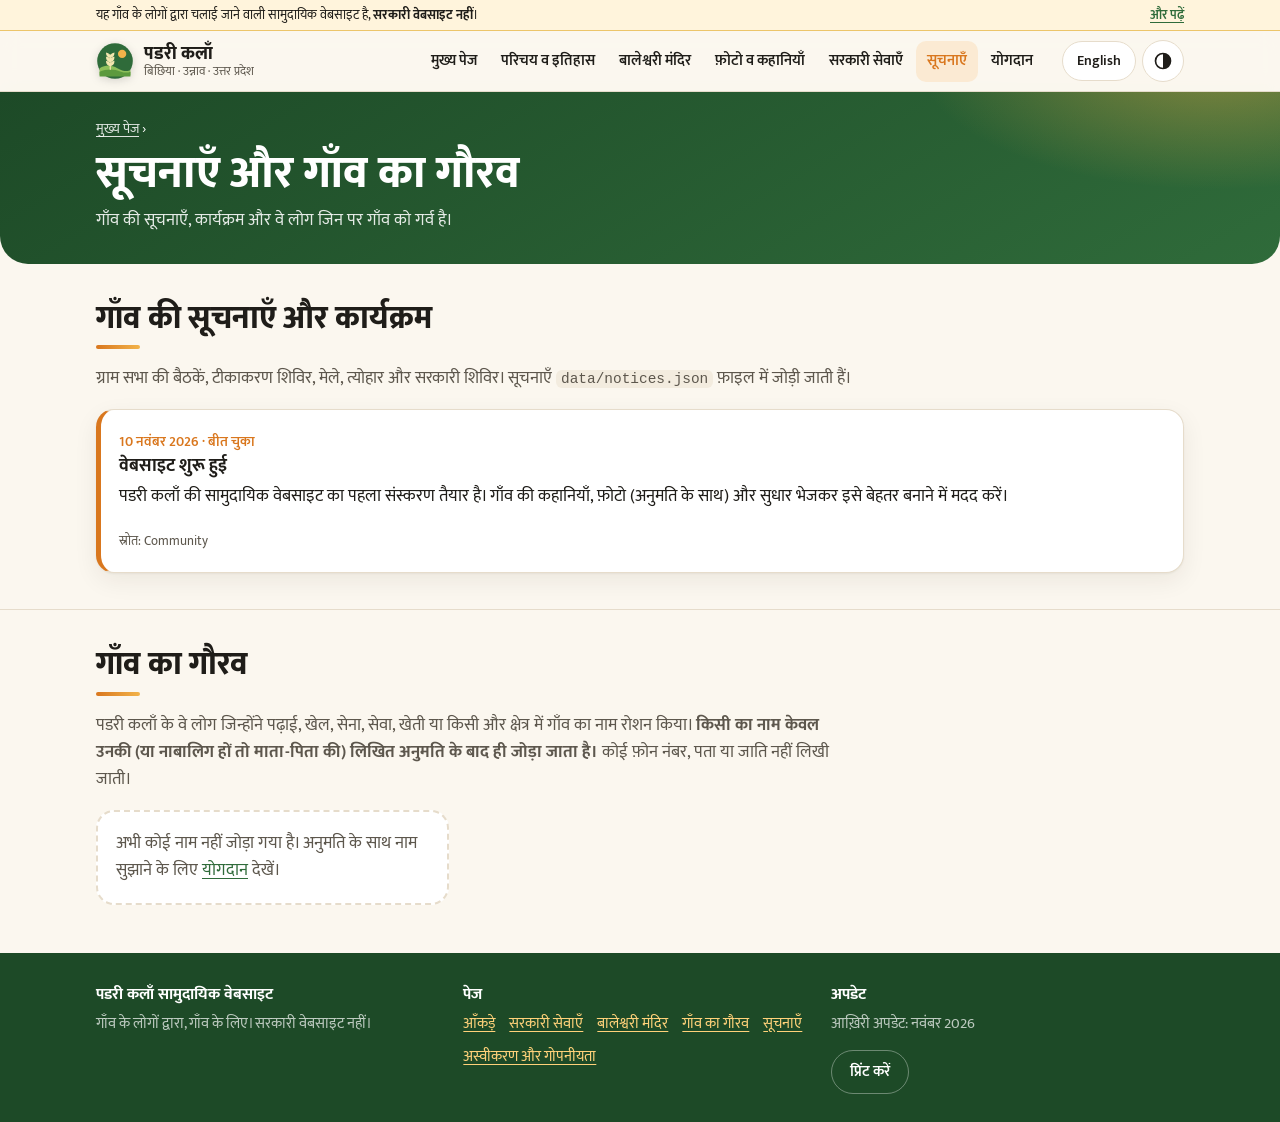
<file: notices.html>
<!doctype html>
<html lang="hi" data-lang="hi">
<head>
<meta charset="utf-8">
<meta name="viewport" content="width=device-width, initial-scale=1">
<title>Notices · सूचनाएँ — Padri Kalan</title>
<meta name="description" content="Community-run website about Padri Kalan village, Bichhiya block, Unnao district, Uttar Pradesh: facts, history, how to reach, public services and village notices, in Hindi and English.">
<meta name="theme-color" content="#2f6b3a">
<meta property="og:title" content="Padri Kalan · पडरी कलाँ">
<meta property="og:description" content="Community-run village website: facts, services, notices. Hindi and English.">
<meta property="og:type" content="website">
<link rel="icon" href="assets/icon.svg" type="image/svg+xml">
<link rel="manifest" href="manifest.webmanifest">
<link rel="preconnect" href="https://fonts.googleapis.com">
<link rel="preconnect" href="https://fonts.gstatic.com" crossorigin>
<link rel="stylesheet" href="https://fonts.googleapis.com/css2?family=Mukta:wght@400;600;800&display=swap">
<link rel="stylesheet" href="css/style.css?v=20261111a">
<script>
  // Apply saved language/theme before paint
  try {
    var l = localStorage.getItem('pk-lang'); if (l === 'en' || l === 'hi') { document.documentElement.dataset.lang = l; document.documentElement.lang = l; }
    var t = localStorage.getItem('pk-theme'); if (t === 'dark' || t === 'light') document.documentElement.dataset.theme = t;
  } catch (e) {}
</script>
</head>
<body>
<a class="skip" href="#main"><span lang="hi">मुख्य सामग्री पर जाएँ</span><span lang="en">Skip to content</span></a>

<div class="ribbon" role="note">
  <div class="wrap">
    <span class="r-long"><span lang="hi">यह गाँव के लोगों द्वारा चलाई जाने वाली सामुदायिक वेबसाइट है, <strong>सरकारी वेबसाइट नहीं</strong>।</span><span lang="en">A community-run website by villagers, <strong>not a government website</strong>.</span></span>
    <a href="contribute.html#disclaimer"><span lang="hi">और पढ़ें</span><span lang="en">Read more</span></a>
  </div>
</div>

<header class="site">
  <div class="wrap">
    <a class="logo" href="index.html" aria-label="Padri Kalan home">
      <svg viewBox="0 0 64 64" aria-hidden="true"><circle cx="32" cy="32" r="30" fill="#2f6b3a"/><circle cx="44" cy="20" r="7" fill="#f2b34a"/><path d="M6 44c10-6 20-6 30 0s18 6 22 3v9H6z" fill="#8dbf5a"/><path d="M6 50c12-5 24-5 36 0 6 2 12 2 16 0v8H6z" fill="#5c9a3e"/><path d="M24 46V22m0 4c-4-1-6-4-6-7 4 1 6 4 6 7zm0 0c4-1 6-4 6-7-4 1-6 4-6 7zm0 7c-4-1-6-4-6-7 4 1 6 4 6 7zm0 0c4-1 6-4 6-7-4 1-6 4-6 7zm0 7c-4-1-6-4-6-7 4 1 6 4 6 7zm0 0c4-1 6-4 6-7-4 1-6 4-6 7z" stroke="#f6e7b0" stroke-width="2" fill="#f6e7b0" stroke-linecap="round"/></svg>
      <span><span lang="hi">पडरी कलाँ</span><span lang="en">Padri Kalan</span>
        <small><span lang="hi">बिछिया · उन्नाव · उत्तर प्रदेश</span><span lang="en">Bichhiya · Unnao · Uttar Pradesh</span></small></span>
    </a>
    
    <nav class="main" id="nav" aria-label="Main">
      <ul>
        <li><a href="index.html"><span lang="hi">मुख्य पेज</span><span lang="en">Home</span></a></li>
        <li><a href="about.html"><span lang="hi">परिचय व इतिहास</span><span lang="en">About &amp; history</span></a></li>
        <li><a href="temple.html"><span lang="hi">बालेश्वरी मंदिर</span><span lang="en">Baleshwari Mandir</span></a></li>
        <li><a href="gallery.html"><span lang="hi">फ़ोटो व कहानियाँ</span><span lang="en">Photos &amp; stories</span></a></li>
        <li><a href="services.html"><span lang="hi">सरकारी सेवाएँ</span><span lang="en">Services</span></a></li>
        <li><a href="notices.html" aria-current="page"><span lang="hi">सूचनाएँ</span><span lang="en">Notices</span></a></li>
        <li><a href="contribute.html"><span lang="hi">योगदान</span><span lang="en">Contribute</span></a></li>
      </ul>
    </nav>
    <div class="tools">
      <button class="btn lang" id="langBtn" title="Change language / भाषा बदलें"><span lang="hi">English</span><span lang="en">हिन्दी</span></button>
      <button class="iconbtn" id="themeBtn" aria-label="Toggle dark mode" title="Light / dark"><svg viewBox="0 0 24 24" aria-hidden="true"><circle cx="12" cy="12" r="9" fill="none" stroke="currentColor" stroke-width="2"/><path d="M12 3a9 9 0 0 1 0 18z" fill="currentColor"/></svg></button>
      <button class="iconbtn" id="menuBtn" aria-expanded="false" aria-controls="nav" aria-label="Menu"><svg viewBox="0 0 24 24" aria-hidden="true"><path d="M4 7h16M4 12h16M4 17h16" stroke="currentColor" stroke-width="2" stroke-linecap="round"/></svg></button>
    </div>
  </div>
</header>

<main id="main">
<div id="top"></div>
<section class="pagehead">
  <div class="wrap">
    <p class="crumb"><a href="index.html"><span lang="hi">मुख्य पेज</span><span lang="en">Home</span></a> ›</p>
    <h1><span lang="hi">सूचनाएँ और गाँव का गौरव</span><span lang="en">Notices &amp; village pride</span></h1>
    <p class="lead"><span lang="hi">गाँव की सूचनाएँ, कार्यक्रम और वे लोग जिन पर गाँव को गर्व है।</span><span lang="en">Village notices, events, and the people the village is proud of.</span></p>
  </div>
</section>
<section class="block" id="notices">
  <div class="wrap">
    <h2><span lang="hi">गाँव की सूचनाएँ और कार्यक्रम</span><span lang="en">Village notices and events</span></h2>
    <p class="intro"><span lang="hi">ग्राम सभा की बैठकें, टीकाकरण शिविर, मेले, त्योहार और सरकारी शिविर। सूचनाएँ <code>data/notices.json</code> फ़ाइल में जोड़ी जाती हैं।</span><span lang="en">Gram Sabha meetings, vaccination camps, fairs, festivals and government camps. Notices are added in the <code>data/notices.json</code> file.</span></p>
    <div id="noticeList" class="grid g2" aria-live="polite">
      <div class="empty"><span lang="hi">सूचनाएँ लोड हो रही हैं…</span><span lang="en">Loading notices…</span></div>
    </div>
  </div>
</section>
<section class="block" id="pride">
  <div class="wrap">
    <h2><span lang="hi">गाँव का गौरव</span><span lang="en">Village pride</span></h2>
    <p class="intro"><span lang="hi">पडरी कलाँ के वे लोग जिन्होंने पढ़ाई, खेल, सेना, सेवा, खेती या किसी और क्षेत्र में गाँव का नाम रोशन किया। <strong>किसी का नाम केवल उनकी (या नाबालिग हों तो माता-पिता की) लिखित अनुमति के बाद ही जोड़ा जाता है।</strong> कोई फ़ोन नंबर, पता या जाति नहीं लिखी जाती।</span><span lang="en">People of Padri Kalan who made the village proud in studies, sport, the armed forces, public service, farming or any other field. <strong>A name is added only with that person's written consent (a parent's, for minors).</strong> No phone numbers, addresses or caste are ever listed.</span></p>
    <div id="prideList" class="grid g3">
      <div class="empty"><span lang="hi">लोड हो रहा है…</span><span lang="en">Loading…</span></div>
    </div>
  </div>
</section>
</main>

<footer class="site">
  <div class="wrap">
    <div class="grid g3">
      <div>
        <h3><span lang="hi">पडरी कलाँ सामुदायिक वेबसाइट</span><span lang="en">Padri Kalan community website</span></h3>
        <p class="muted"><span lang="hi">गाँव के लोगों द्वारा, गाँव के लिए। सरकारी वेबसाइट नहीं।</span><span lang="en">By villagers, for the village. Not a government website.</span></p>
      </div>
      <div>
        <h3><span lang="hi">पेज</span><span lang="en">Pages</span></h3>
        <ul>
          <li><a href="about.html#facts"><span lang="hi">आँकड़े</span><span lang="en">Facts</span></a></li>
          <li><a href="services.html#services"><span lang="hi">सरकारी सेवाएँ</span><span lang="en">Government services</span></a></li>
          <li><a href="temple.html#temple"><span lang="hi">बालेश्वरी मंदिर</span><span lang="en">Baleshwari Mandir</span></a></li>
          <li><a href="#pride"><span lang="hi">गाँव का गौरव</span><span lang="en">Village pride</span></a></li>
          <li><a href="#notices"><span lang="hi">सूचनाएँ</span><span lang="en">Notices</span></a></li>
          <li><a href="contribute.html#disclaimer"><span lang="hi">अस्वीकरण और गोपनीयता</span><span lang="en">Disclaimer and privacy</span></a></li>
        </ul>
      </div>
      <div>
        <h3><span lang="hi">अपडेट</span><span lang="en">Updated</span></h3>
        <p class="muted"><span lang="hi">आख़िरी अपडेट: <span id="lastUpdated">नवंबर 2026</span></span><span lang="en">Last updated: <span id="lastUpdatedEn">November 2026</span></span></p>
        <button class="btn" onclick="window.print()"><span lang="hi">प्रिंट करें</span><span lang="en">Print</span></button>
      </div>
    </div>
  </div>
</footer>

<nav class="tabbar" aria-label="Quick">
  <a href="index.html"><svg viewBox="0 0 24 24" aria-hidden="true"><path d="M3 11l9-7 9 7v9a1 1 0 0 1-1 1h-5v-6H9v6H4a1 1 0 0 1-1-1z"/></svg><span lang="hi">मुख्य</span><span lang="en">Home</span></a>
  <a href="about.html"><svg viewBox="0 0 24 24" aria-hidden="true"><path d="M5 4h11a3 3 0 0 1 3 3v13H8a3 3 0 0 1-3-3z"/><path d="M5 17a3 3 0 0 1 3-3h11"/></svg><span lang="hi">परिचय</span><span lang="en">About</span></a>
  <a href="temple.html"><svg viewBox="0 0 24 24" aria-hidden="true"><path d="M12 2v3M8 9l4-4 4 4M6 21V11h12v10M3 21h18M10 21v-5h4v5"/></svg><span lang="hi">मंदिर</span><span lang="en">Temple</span></a>
  <a href="services.html"><svg viewBox="0 0 24 24" aria-hidden="true"><path d="M3 21h18M4 10h16M12 3l9 5H3zM6 10v8M10 10v8M14 10v8M18 10v8"/></svg><span lang="hi">सेवाएँ</span><span lang="en">Services</span></a>
  <a href="notices.html" aria-current="page"><svg viewBox="0 0 24 24" aria-hidden="true"><path d="M4 10v4h3l6 4V6L7 10zM17 9a4 4 0 0 1 0 6"/></svg><span lang="hi">सूचनाएँ</span><span lang="en">Notices</span></a>
</nav>
<a class="btn" id="toTop" href="#top" aria-label="Back to top">↑</a>
<script src="js/config.js?v=20261111a"></script>
<script src="js/main.js?v=20261111a"></script>
</body>
</html>
</file>
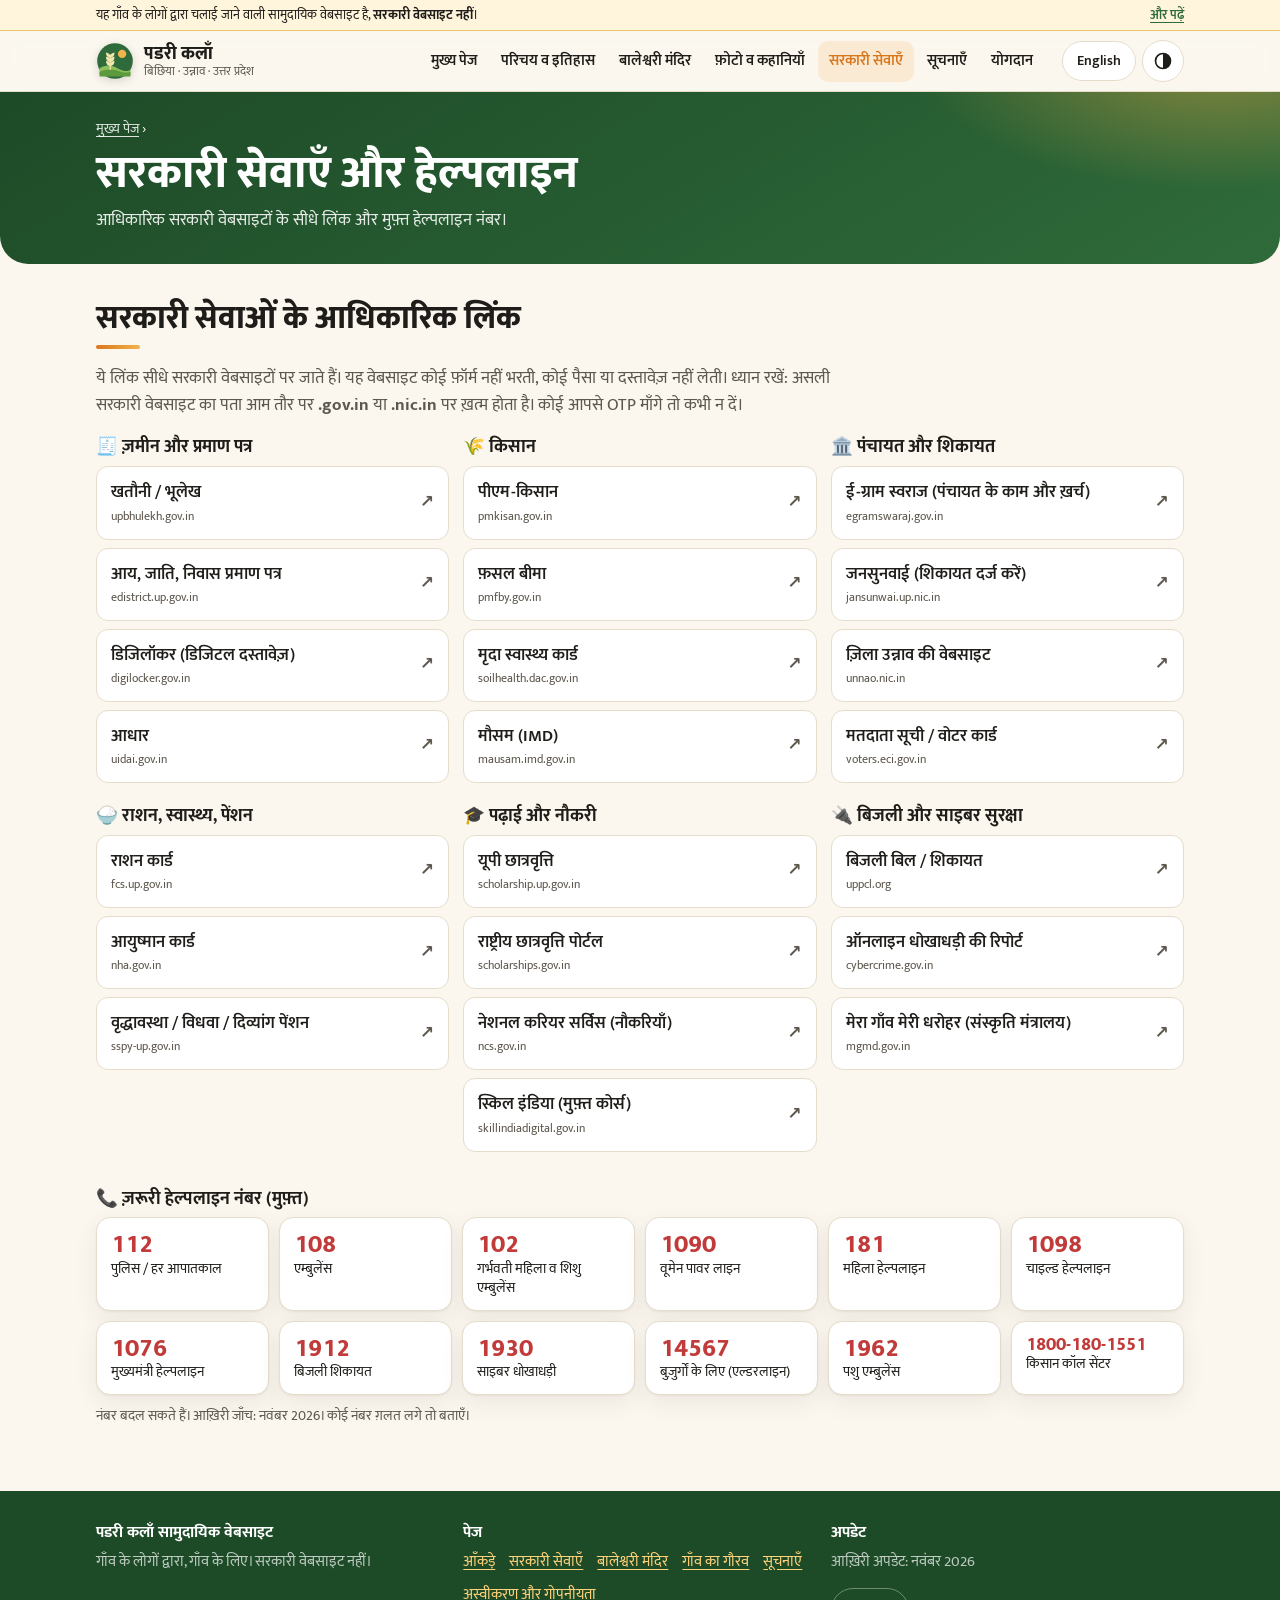
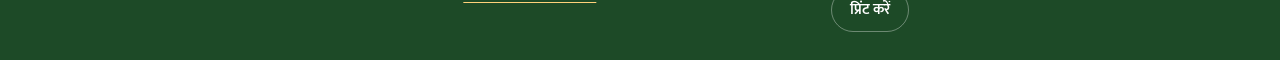
<file: services.html>
<!doctype html>
<html lang="hi" data-lang="hi">
<head>
<meta charset="utf-8">
<meta name="viewport" content="width=device-width, initial-scale=1">
<title>Government services · सरकारी सेवाएँ — Padri Kalan</title>
<meta name="description" content="Community-run website about Padri Kalan village, Bichhiya block, Unnao district, Uttar Pradesh: facts, history, how to reach, public services and village notices, in Hindi and English.">
<meta name="theme-color" content="#2f6b3a">
<meta property="og:title" content="Padri Kalan · पडरी कलाँ">
<meta property="og:description" content="Community-run village website: facts, services, notices. Hindi and English.">
<meta property="og:type" content="website">
<link rel="icon" href="assets/icon.svg" type="image/svg+xml">
<link rel="manifest" href="manifest.webmanifest">
<link rel="preconnect" href="https://fonts.googleapis.com">
<link rel="preconnect" href="https://fonts.gstatic.com" crossorigin>
<link rel="stylesheet" href="https://fonts.googleapis.com/css2?family=Mukta:wght@400;600;800&display=swap">
<link rel="stylesheet" href="css/style.css?v=20261111a">
<script>
  // Apply saved language/theme before paint
  try {
    var l = localStorage.getItem('pk-lang'); if (l === 'en' || l === 'hi') { document.documentElement.dataset.lang = l; document.documentElement.lang = l; }
    var t = localStorage.getItem('pk-theme'); if (t === 'dark' || t === 'light') document.documentElement.dataset.theme = t;
  } catch (e) {}
</script>
</head>
<body>
<a class="skip" href="#main"><span lang="hi">मुख्य सामग्री पर जाएँ</span><span lang="en">Skip to content</span></a>

<div class="ribbon" role="note">
  <div class="wrap">
    <span class="r-long"><span lang="hi">यह गाँव के लोगों द्वारा चलाई जाने वाली सामुदायिक वेबसाइट है, <strong>सरकारी वेबसाइट नहीं</strong>।</span><span lang="en">A community-run website by villagers, <strong>not a government website</strong>.</span></span>
    <a href="contribute.html#disclaimer"><span lang="hi">और पढ़ें</span><span lang="en">Read more</span></a>
  </div>
</div>

<header class="site">
  <div class="wrap">
    <a class="logo" href="index.html" aria-label="Padri Kalan home">
      <svg viewBox="0 0 64 64" aria-hidden="true"><circle cx="32" cy="32" r="30" fill="#2f6b3a"/><circle cx="44" cy="20" r="7" fill="#f2b34a"/><path d="M6 44c10-6 20-6 30 0s18 6 22 3v9H6z" fill="#8dbf5a"/><path d="M6 50c12-5 24-5 36 0 6 2 12 2 16 0v8H6z" fill="#5c9a3e"/><path d="M24 46V22m0 4c-4-1-6-4-6-7 4 1 6 4 6 7zm0 0c4-1 6-4 6-7-4 1-6 4-6 7zm0 7c-4-1-6-4-6-7 4 1 6 4 6 7zm0 0c4-1 6-4 6-7-4 1-6 4-6 7zm0 7c-4-1-6-4-6-7 4 1 6 4 6 7zm0 0c4-1 6-4 6-7-4 1-6 4-6 7z" stroke="#f6e7b0" stroke-width="2" fill="#f6e7b0" stroke-linecap="round"/></svg>
      <span><span lang="hi">पडरी कलाँ</span><span lang="en">Padri Kalan</span>
        <small><span lang="hi">बिछिया · उन्नाव · उत्तर प्रदेश</span><span lang="en">Bichhiya · Unnao · Uttar Pradesh</span></small></span>
    </a>
    
    <nav class="main" id="nav" aria-label="Main">
      <ul>
        <li><a href="index.html"><span lang="hi">मुख्य पेज</span><span lang="en">Home</span></a></li>
        <li><a href="about.html"><span lang="hi">परिचय व इतिहास</span><span lang="en">About &amp; history</span></a></li>
        <li><a href="temple.html"><span lang="hi">बालेश्वरी मंदिर</span><span lang="en">Baleshwari Mandir</span></a></li>
        <li><a href="gallery.html"><span lang="hi">फ़ोटो व कहानियाँ</span><span lang="en">Photos &amp; stories</span></a></li>
        <li><a href="services.html" aria-current="page"><span lang="hi">सरकारी सेवाएँ</span><span lang="en">Services</span></a></li>
        <li><a href="notices.html"><span lang="hi">सूचनाएँ</span><span lang="en">Notices</span></a></li>
        <li><a href="contribute.html"><span lang="hi">योगदान</span><span lang="en">Contribute</span></a></li>
      </ul>
    </nav>
    <div class="tools">
      <button class="btn lang" id="langBtn" title="Change language / भाषा बदलें"><span lang="hi">English</span><span lang="en">हिन्दी</span></button>
      <button class="iconbtn" id="themeBtn" aria-label="Toggle dark mode" title="Light / dark"><svg viewBox="0 0 24 24" aria-hidden="true"><circle cx="12" cy="12" r="9" fill="none" stroke="currentColor" stroke-width="2"/><path d="M12 3a9 9 0 0 1 0 18z" fill="currentColor"/></svg></button>
      <button class="iconbtn" id="menuBtn" aria-expanded="false" aria-controls="nav" aria-label="Menu"><svg viewBox="0 0 24 24" aria-hidden="true"><path d="M4 7h16M4 12h16M4 17h16" stroke="currentColor" stroke-width="2" stroke-linecap="round"/></svg></button>
    </div>
  </div>
</header>

<main id="main">
<div id="top"></div>
<section class="pagehead">
  <div class="wrap">
    <p class="crumb"><a href="index.html"><span lang="hi">मुख्य पेज</span><span lang="en">Home</span></a> ›</p>
    <h1><span lang="hi">सरकारी सेवाएँ और हेल्पलाइन</span><span lang="en">Government services &amp; helplines</span></h1>
    <p class="lead"><span lang="hi">आधिकारिक सरकारी वेबसाइटों के सीधे लिंक और मुफ़्त हेल्पलाइन नंबर।</span><span lang="en">Direct links to official government websites, and toll-free helpline numbers.</span></p>
  </div>
</section>
<section class="block" id="services">
  <div class="wrap">
    <h2><span lang="hi">सरकारी सेवाओं के आधिकारिक लिंक</span><span lang="en">Official government service links</span></h2>
    <p class="intro"><span lang="hi">ये लिंक सीधे सरकारी वेबसाइटों पर जाते हैं। यह वेबसाइट कोई फ़ॉर्म नहीं भरती, कोई पैसा या दस्तावेज़ नहीं लेती। ध्यान रखें: असली सरकारी वेबसाइट का पता आम तौर पर <strong>.gov.in</strong> या <strong>.nic.in</strong> पर ख़त्म होता है। कोई आपसे OTP माँगे तो कभी न दें।</span><span lang="en">These links go straight to official government websites. This site never fills forms, takes money, or collects documents. Tip: real government sites usually end in <strong>.gov.in</strong> or <strong>.nic.in</strong>. Never share an OTP with anyone who asks.</span></p>
    <div class="grid g3">
      <div>
        <h3>🧾 <span lang="hi">ज़मीन और प्रमाण पत्र</span><span lang="en">Land and certificates</span></h3>
        <ul class="links">
          <li><a href="https://upbhulekh.gov.in/" target="_blank" rel="noopener noreferrer"><span><span lang="hi">खतौनी / भूलेख</span><span lang="en">Land records (Khatauni)</span></span><span class="dom">upbhulekh.gov.in</span></a></li>
          <li><a href="https://edistrict.up.gov.in/edistrictup/" target="_blank" rel="noopener noreferrer"><span><span lang="hi">आय, जाति, निवास प्रमाण पत्र</span><span lang="en">Income, caste, domicile certificates</span></span><span class="dom">edistrict.up.gov.in</span></a></li>
          <li><a href="https://www.digilocker.gov.in/" target="_blank" rel="noopener noreferrer"><span><span lang="hi">डिजिलॉकर (डिजिटल दस्तावेज़)</span><span lang="en">DigiLocker (digital documents)</span></span><span class="dom">digilocker.gov.in</span></a></li>
          <li><a href="https://uidai.gov.in/" target="_blank" rel="noopener noreferrer"><span><span lang="hi">आधार</span><span lang="en">Aadhaar</span></span><span class="dom">uidai.gov.in</span></a></li>
        </ul>
      </div>
      <div>
        <h3>🌾 <span lang="hi">किसान</span><span lang="en">Farmers</span></h3>
        <ul class="links">
          <li><a href="https://pmkisan.gov.in/" target="_blank" rel="noopener noreferrer"><span><span lang="hi">पीएम-किसान</span><span lang="en">PM-KISAN</span></span><span class="dom">pmkisan.gov.in</span></a></li>
          <li><a href="https://pmfby.gov.in/" target="_blank" rel="noopener noreferrer"><span><span lang="hi">फ़सल बीमा</span><span lang="en">Crop insurance (PMFBY)</span></span><span class="dom">pmfby.gov.in</span></a></li>
          <li><a href="https://soilhealth.dac.gov.in/" target="_blank" rel="noopener noreferrer"><span><span lang="hi">मृदा स्वास्थ्य कार्ड</span><span lang="en">Soil Health Card</span></span><span class="dom">soilhealth.dac.gov.in</span></a></li>
          <li><a href="https://mausam.imd.gov.in/" target="_blank" rel="noopener noreferrer"><span><span lang="hi">मौसम (IMD)</span><span lang="en">Weather (IMD)</span></span><span class="dom">mausam.imd.gov.in</span></a></li>
        </ul>
      </div>
      <div>
        <h3>🏛️ <span lang="hi">पंचायत और शिकायत</span><span lang="en">Panchayat and grievances</span></h3>
        <ul class="links">
          <li><a href="https://egramswaraj.gov.in/" target="_blank" rel="noopener noreferrer"><span><span lang="hi">ई-ग्राम स्वराज (पंचायत के काम और ख़र्च)</span><span lang="en">eGramSwaraj (panchayat works and spending)</span></span><span class="dom">egramswaraj.gov.in</span></a></li>
          <li><a href="https://jansunwai.up.nic.in/" target="_blank" rel="noopener noreferrer"><span><span lang="hi">जनसुनवाई (शिकायत दर्ज करें)</span><span lang="en">Jansunwai (file a grievance)</span></span><span class="dom">jansunwai.up.nic.in</span></a></li>
          <li><a href="https://unnao.nic.in/" target="_blank" rel="noopener noreferrer"><span><span lang="hi">ज़िला उन्नाव की वेबसाइट</span><span lang="en">Unnao district website</span></span><span class="dom">unnao.nic.in</span></a></li>
          <li><a href="https://voters.eci.gov.in/" target="_blank" rel="noopener noreferrer"><span><span lang="hi">मतदाता सूची / वोटर कार्ड</span><span lang="en">Voter list / voter card</span></span><span class="dom">voters.eci.gov.in</span></a></li>
        </ul>
      </div>
      <div>
        <h3>🍚 <span lang="hi">राशन, स्वास्थ्य, पेंशन</span><span lang="en">Ration, health, pension</span></h3>
        <ul class="links">
          <li><a href="https://fcs.up.gov.in/" target="_blank" rel="noopener noreferrer"><span><span lang="hi">राशन कार्ड</span><span lang="en">Ration card</span></span><span class="dom">fcs.up.gov.in</span></a></li>
          <li><a href="https://nha.gov.in/Ayushman-Card" target="_blank" rel="noopener noreferrer"><span><span lang="hi">आयुष्मान कार्ड</span><span lang="en">Ayushman card</span></span><span class="dom">nha.gov.in</span></a></li>
          <li><a href="https://sspy-up.gov.in/" target="_blank" rel="noopener noreferrer"><span><span lang="hi">वृद्धावस्था / विधवा / दिव्यांग पेंशन</span><span lang="en">Old-age / widow / disability pension</span></span><span class="dom">sspy-up.gov.in</span></a></li>
        </ul>
      </div>
      <div>
        <h3>🎓 <span lang="hi">पढ़ाई और नौकरी</span><span lang="en">Study and jobs</span></h3>
        <ul class="links">
          <li><a href="https://scholarship.up.gov.in/" target="_blank" rel="noopener noreferrer"><span><span lang="hi">यूपी छात्रवृत्ति</span><span lang="en">UP scholarships</span></span><span class="dom">scholarship.up.gov.in</span></a></li>
          <li><a href="https://scholarships.gov.in/" target="_blank" rel="noopener noreferrer"><span><span lang="hi">राष्ट्रीय छात्रवृत्ति पोर्टल</span><span lang="en">National Scholarship Portal</span></span><span class="dom">scholarships.gov.in</span></a></li>
          <li><a href="https://www.ncs.gov.in/" target="_blank" rel="noopener noreferrer"><span><span lang="hi">नेशनल करियर सर्विस (नौकरियाँ)</span><span lang="en">National Career Service (jobs)</span></span><span class="dom">ncs.gov.in</span></a></li>
          <li><a href="https://www.skillindiadigital.gov.in/" target="_blank" rel="noopener noreferrer"><span><span lang="hi">स्किल इंडिया (मुफ़्त कोर्स)</span><span lang="en">Skill India (free courses)</span></span><span class="dom">skillindiadigital.gov.in</span></a></li>
        </ul>
      </div>
      <div>
        <h3>🔌 <span lang="hi">बिजली और साइबर सुरक्षा</span><span lang="en">Electricity and cyber safety</span></h3>
        <ul class="links">
          <li><a href="https://www.uppcl.org/uppcl/en" target="_blank" rel="noopener noreferrer"><span><span lang="hi">बिजली बिल / शिकायत</span><span lang="en">Electricity bill / complaint</span></span><span class="dom">uppcl.org</span></a></li>
          <li><a href="https://cybercrime.gov.in/" target="_blank" rel="noopener noreferrer"><span><span lang="hi">ऑनलाइन धोखाधड़ी की रिपोर्ट</span><span lang="en">Report online fraud</span></span><span class="dom">cybercrime.gov.in</span></a></li>
          <li><a href="https://mgmd.gov.in/" target="_blank" rel="noopener noreferrer"><span><span lang="hi">मेरा गाँव मेरी धरोहर (संस्कृति मंत्रालय)</span><span lang="en">Mera Gaon Meri Dharohar (Ministry of Culture)</span></span><span class="dom">mgmd.gov.in</span></a></li>
        </ul>
      </div>
    </div>

    <h3 style="margin-top:28px">📞 <span lang="hi">ज़रूरी हेल्पलाइन नंबर (मुफ़्त)</span><span lang="en">Important helplines (toll-free)</span></h3>
    <div class="sos">
      <a href="tel:112"><span class="no">112</span><span lang="hi">पुलिस / हर आपातकाल</span><span lang="en">Police / any emergency</span></a>
      <a href="tel:108"><span class="no">108</span><span lang="hi">एम्बुलेंस</span><span lang="en">Ambulance</span></a>
      <a href="tel:102"><span class="no">102</span><span lang="hi">गर्भवती महिला व शिशु एम्बुलेंस</span><span lang="en">Mother and child ambulance</span></a>
      <a href="tel:1090"><span class="no">1090</span><span lang="hi">वूमेन पावर लाइन</span><span lang="en">Women Power Line</span></a>
      <a href="tel:181"><span class="no">181</span><span lang="hi">महिला हेल्पलाइन</span><span lang="en">Women helpline</span></a>
      <a href="tel:1098"><span class="no">1098</span><span lang="hi">चाइल्ड हेल्पलाइन</span><span lang="en">Child helpline</span></a>
      <a href="tel:1076"><span class="no">1076</span><span lang="hi">मुख्यमंत्री हेल्पलाइन</span><span lang="en">CM helpline</span></a>
      <a href="tel:1912"><span class="no">1912</span><span lang="hi">बिजली शिकायत</span><span lang="en">Electricity complaint</span></a>
      <a href="tel:1930"><span class="no">1930</span><span lang="hi">साइबर धोखाधड़ी</span><span lang="en">Cyber fraud</span></a>
      <a href="tel:14567"><span class="no">14567</span><span lang="hi">बुज़ुर्गों के लिए (एल्डरलाइन)</span><span lang="en">Elderline (senior citizens)</span></a>
      <a href="tel:1962"><span class="no">1962</span><span lang="hi">पशु एम्बुलेंस</span><span lang="en">Animal ambulance</span></a>
      <a href="tel:18001801551"><span class="no small" style="font-size:1.1rem">1800-180-1551</span><span lang="hi">किसान कॉल सेंटर</span><span lang="en">Kisan Call Centre</span></a>
    </div>
    <p class="small muted" style="margin-top:10px"><span lang="hi">नंबर बदल सकते हैं। आख़िरी जाँच: नवंबर 2026। कोई नंबर ग़लत लगे तो बताएँ।</span><span lang="en">Numbers can change. Last checked: November 2026. Tell us if one looks wrong.</span></p>
  </div>
</section>
</main>

<footer class="site">
  <div class="wrap">
    <div class="grid g3">
      <div>
        <h3><span lang="hi">पडरी कलाँ सामुदायिक वेबसाइट</span><span lang="en">Padri Kalan community website</span></h3>
        <p class="muted"><span lang="hi">गाँव के लोगों द्वारा, गाँव के लिए। सरकारी वेबसाइट नहीं।</span><span lang="en">By villagers, for the village. Not a government website.</span></p>
      </div>
      <div>
        <h3><span lang="hi">पेज</span><span lang="en">Pages</span></h3>
        <ul>
          <li><a href="about.html#facts"><span lang="hi">आँकड़े</span><span lang="en">Facts</span></a></li>
          <li><a href="#services"><span lang="hi">सरकारी सेवाएँ</span><span lang="en">Government services</span></a></li>
          <li><a href="temple.html#temple"><span lang="hi">बालेश्वरी मंदिर</span><span lang="en">Baleshwari Mandir</span></a></li>
          <li><a href="notices.html#pride"><span lang="hi">गाँव का गौरव</span><span lang="en">Village pride</span></a></li>
          <li><a href="notices.html#notices"><span lang="hi">सूचनाएँ</span><span lang="en">Notices</span></a></li>
          <li><a href="contribute.html#disclaimer"><span lang="hi">अस्वीकरण और गोपनीयता</span><span lang="en">Disclaimer and privacy</span></a></li>
        </ul>
      </div>
      <div>
        <h3><span lang="hi">अपडेट</span><span lang="en">Updated</span></h3>
        <p class="muted"><span lang="hi">आख़िरी अपडेट: <span id="lastUpdated">नवंबर 2026</span></span><span lang="en">Last updated: <span id="lastUpdatedEn">November 2026</span></span></p>
        <button class="btn" onclick="window.print()"><span lang="hi">प्रिंट करें</span><span lang="en">Print</span></button>
      </div>
    </div>
  </div>
</footer>

<nav class="tabbar" aria-label="Quick">
  <a href="index.html"><svg viewBox="0 0 24 24" aria-hidden="true"><path d="M3 11l9-7 9 7v9a1 1 0 0 1-1 1h-5v-6H9v6H4a1 1 0 0 1-1-1z"/></svg><span lang="hi">मुख्य</span><span lang="en">Home</span></a>
  <a href="about.html"><svg viewBox="0 0 24 24" aria-hidden="true"><path d="M5 4h11a3 3 0 0 1 3 3v13H8a3 3 0 0 1-3-3z"/><path d="M5 17a3 3 0 0 1 3-3h11"/></svg><span lang="hi">परिचय</span><span lang="en">About</span></a>
  <a href="temple.html"><svg viewBox="0 0 24 24" aria-hidden="true"><path d="M12 2v3M8 9l4-4 4 4M6 21V11h12v10M3 21h18M10 21v-5h4v5"/></svg><span lang="hi">मंदिर</span><span lang="en">Temple</span></a>
  <a href="services.html" aria-current="page"><svg viewBox="0 0 24 24" aria-hidden="true"><path d="M3 21h18M4 10h16M12 3l9 5H3zM6 10v8M10 10v8M14 10v8M18 10v8"/></svg><span lang="hi">सेवाएँ</span><span lang="en">Services</span></a>
  <a href="notices.html"><svg viewBox="0 0 24 24" aria-hidden="true"><path d="M4 10v4h3l6 4V6L7 10zM17 9a4 4 0 0 1 0 6"/></svg><span lang="hi">सूचनाएँ</span><span lang="en">Notices</span></a>
</nav>
<a class="btn" id="toTop" href="#top" aria-label="Back to top">↑</a>
<script src="js/config.js?v=20261111a"></script>
<script src="js/main.js?v=20261111a"></script>
</body>
</html>
</file>
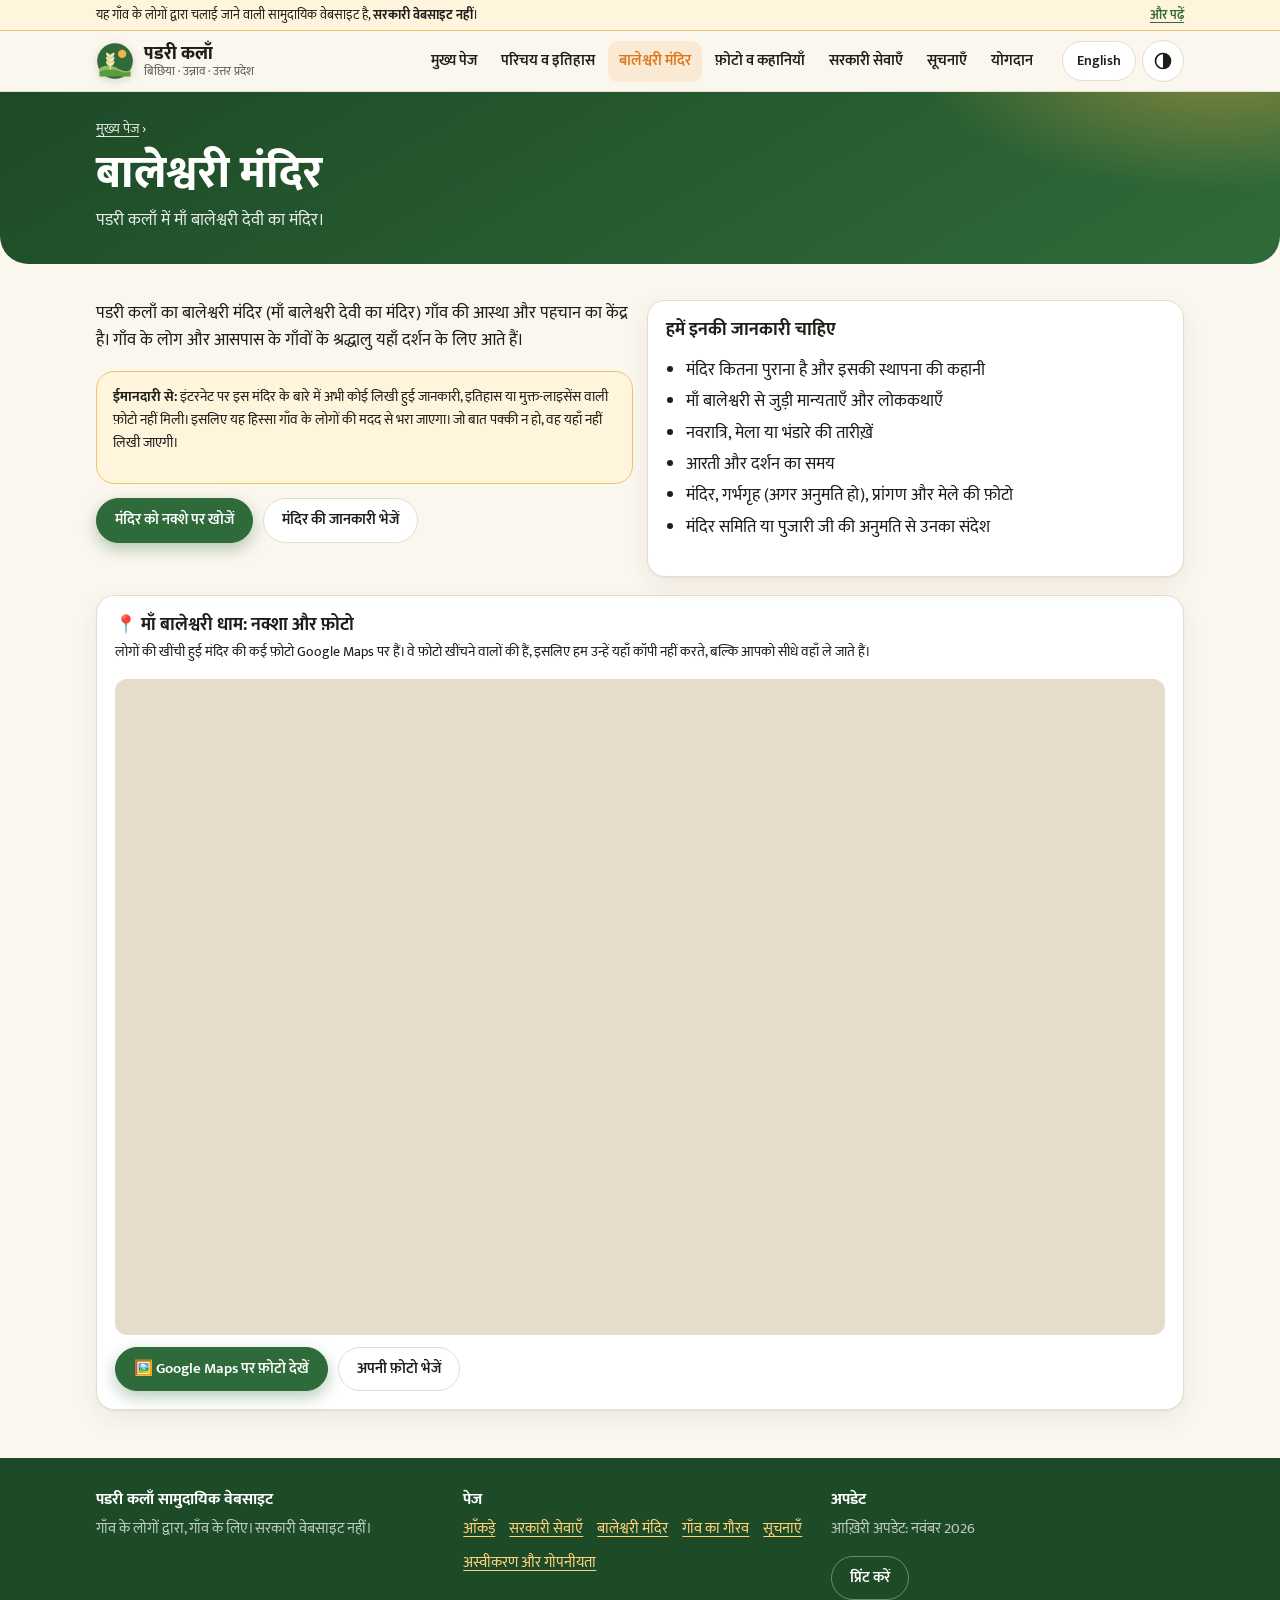
<file: temple.html>
<!doctype html>
<html lang="hi" data-lang="hi">
<head>
<meta charset="utf-8">
<meta name="viewport" content="width=device-width, initial-scale=1">
<title>Baleshwari Mandir · बालेश्वरी मंदिर — Padri Kalan</title>
<meta name="description" content="Community-run website about Padri Kalan village, Bichhiya block, Unnao district, Uttar Pradesh: facts, history, how to reach, public services and village notices, in Hindi and English.">
<meta name="theme-color" content="#2f6b3a">
<meta property="og:title" content="Padri Kalan · पडरी कलाँ">
<meta property="og:description" content="Community-run village website: facts, services, notices. Hindi and English.">
<meta property="og:type" content="website">
<link rel="icon" href="assets/icon.svg" type="image/svg+xml">
<link rel="manifest" href="manifest.webmanifest">
<link rel="preconnect" href="https://fonts.googleapis.com">
<link rel="preconnect" href="https://fonts.gstatic.com" crossorigin>
<link rel="stylesheet" href="https://fonts.googleapis.com/css2?family=Mukta:wght@400;600;800&display=swap">
<link rel="stylesheet" href="css/style.css?v=20261111a">
<script>
  // Apply saved language/theme before paint
  try {
    var l = localStorage.getItem('pk-lang'); if (l === 'en' || l === 'hi') { document.documentElement.dataset.lang = l; document.documentElement.lang = l; }
    var t = localStorage.getItem('pk-theme'); if (t === 'dark' || t === 'light') document.documentElement.dataset.theme = t;
  } catch (e) {}
</script>
</head>
<body>
<a class="skip" href="#main"><span lang="hi">मुख्य सामग्री पर जाएँ</span><span lang="en">Skip to content</span></a>

<div class="ribbon" role="note">
  <div class="wrap">
    <span class="r-long"><span lang="hi">यह गाँव के लोगों द्वारा चलाई जाने वाली सामुदायिक वेबसाइट है, <strong>सरकारी वेबसाइट नहीं</strong>।</span><span lang="en">A community-run website by villagers, <strong>not a government website</strong>.</span></span>
    <a href="contribute.html#disclaimer"><span lang="hi">और पढ़ें</span><span lang="en">Read more</span></a>
  </div>
</div>

<header class="site">
  <div class="wrap">
    <a class="logo" href="index.html" aria-label="Padri Kalan home">
      <svg viewBox="0 0 64 64" aria-hidden="true"><circle cx="32" cy="32" r="30" fill="#2f6b3a"/><circle cx="44" cy="20" r="7" fill="#f2b34a"/><path d="M6 44c10-6 20-6 30 0s18 6 22 3v9H6z" fill="#8dbf5a"/><path d="M6 50c12-5 24-5 36 0 6 2 12 2 16 0v8H6z" fill="#5c9a3e"/><path d="M24 46V22m0 4c-4-1-6-4-6-7 4 1 6 4 6 7zm0 0c4-1 6-4 6-7-4 1-6 4-6 7zm0 7c-4-1-6-4-6-7 4 1 6 4 6 7zm0 0c4-1 6-4 6-7-4 1-6 4-6 7zm0 7c-4-1-6-4-6-7 4 1 6 4 6 7zm0 0c4-1 6-4 6-7-4 1-6 4-6 7z" stroke="#f6e7b0" stroke-width="2" fill="#f6e7b0" stroke-linecap="round"/></svg>
      <span><span lang="hi">पडरी कलाँ</span><span lang="en">Padri Kalan</span>
        <small><span lang="hi">बिछिया · उन्नाव · उत्तर प्रदेश</span><span lang="en">Bichhiya · Unnao · Uttar Pradesh</span></small></span>
    </a>
    
    <nav class="main" id="nav" aria-label="Main">
      <ul>
        <li><a href="index.html"><span lang="hi">मुख्य पेज</span><span lang="en">Home</span></a></li>
        <li><a href="about.html"><span lang="hi">परिचय व इतिहास</span><span lang="en">About &amp; history</span></a></li>
        <li><a href="temple.html" aria-current="page"><span lang="hi">बालेश्वरी मंदिर</span><span lang="en">Baleshwari Mandir</span></a></li>
        <li><a href="gallery.html"><span lang="hi">फ़ोटो व कहानियाँ</span><span lang="en">Photos &amp; stories</span></a></li>
        <li><a href="services.html"><span lang="hi">सरकारी सेवाएँ</span><span lang="en">Services</span></a></li>
        <li><a href="notices.html"><span lang="hi">सूचनाएँ</span><span lang="en">Notices</span></a></li>
        <li><a href="contribute.html"><span lang="hi">योगदान</span><span lang="en">Contribute</span></a></li>
      </ul>
    </nav>
    <div class="tools">
      <button class="btn lang" id="langBtn" title="Change language / भाषा बदलें"><span lang="hi">English</span><span lang="en">हिन्दी</span></button>
      <button class="iconbtn" id="themeBtn" aria-label="Toggle dark mode" title="Light / dark"><svg viewBox="0 0 24 24" aria-hidden="true"><circle cx="12" cy="12" r="9" fill="none" stroke="currentColor" stroke-width="2"/><path d="M12 3a9 9 0 0 1 0 18z" fill="currentColor"/></svg></button>
      <button class="iconbtn" id="menuBtn" aria-expanded="false" aria-controls="nav" aria-label="Menu"><svg viewBox="0 0 24 24" aria-hidden="true"><path d="M4 7h16M4 12h16M4 17h16" stroke="currentColor" stroke-width="2" stroke-linecap="round"/></svg></button>
    </div>
  </div>
</header>

<main id="main">
<div id="top"></div>
<section class="pagehead">
  <div class="wrap">
    <p class="crumb"><a href="index.html"><span lang="hi">मुख्य पेज</span><span lang="en">Home</span></a> ›</p>
    <h1><span lang="hi">बालेश्वरी मंदिर</span><span lang="en">Baleshwari Mandir</span></h1>
    <p class="lead"><span lang="hi">पडरी कलाँ में माँ बालेश्वरी देवी का मंदिर।</span><span lang="en">The temple of Maa Baleshwari Devi in Padri Kalan.</span></p>
  </div>
</section>
<section class="block" id="temple">
  <div class="wrap">
    <div class="grid g2">
      <div>
        <p lang="hi">पडरी कलाँ का बालेश्वरी मंदिर (माँ बालेश्वरी देवी का मंदिर) गाँव की आस्था और पहचान का केंद्र है। गाँव के लोग और आसपास के गाँवों के श्रद्धालु यहाँ दर्शन के लिए आते हैं।</p>
        <p lang="en">The Baleshwari Mandir of Padri Kalan, a temple of Maa Baleshwari Devi, is a centre of faith and identity for the village. People from the village and nearby villages come here for darshan.</p>
        <div class="callout small">
          <p lang="hi"><strong>ईमानदारी से:</strong> इंटरनेट पर इस मंदिर के बारे में अभी कोई लिखी हुई जानकारी, इतिहास या मुक्त-लाइसेंस वाली फ़ोटो नहीं मिली। इसलिए यह हिस्सा गाँव के लोगों की मदद से भरा जाएगा। जो बात पक्की न हो, वह यहाँ नहीं लिखी जाएगी।</p>
          <p lang="en"><strong>Honest note:</strong> no written history, details or freely licensed photos of this temple were found online yet. This section will be filled in with help from villagers. Nothing unconfirmed will be written here.</p>
        </div>
        <div class="cta" style="margin-top:14px">
          <a class="btn primary" href="https://www.google.com/maps/search/?api=1&amp;query=Maa+Baleshwari+Dham+Padri+Kalan+Unnao" target="_blank" rel="noopener noreferrer"><span lang="hi">मंदिर को नक्शे पर खोजें</span><span lang="en">Find the temple on a map</span></a>
          <a class="btn" href="contribute.html#contribute"><span lang="hi">मंदिर की जानकारी भेजें</span><span lang="en">Send temple details</span></a>
        </div>
      </div>
      <div class="card">
        <h3><span lang="hi">हमें इनकी जानकारी चाहिए</span><span lang="en">What we'd like to add</span></h3>
        <ul>
          <li><span lang="hi">मंदिर कितना पुराना है और इसकी स्थापना की कहानी</span><span lang="en">How old the temple is and the story of its founding</span></li>
          <li><span lang="hi">माँ बालेश्वरी से जुड़ी मान्यताएँ और लोककथाएँ</span><span lang="en">Beliefs and folk tales about Maa Baleshwari</span></li>
          <li><span lang="hi">नवरात्रि, मेला या भंडारे की तारीख़ें</span><span lang="en">Dates of Navratri celebrations, the mela or bhandara</span></li>
          <li><span lang="hi">आरती और दर्शन का समय</span><span lang="en">Aarti and darshan timings</span></li>
          <li><span lang="hi">मंदिर, गर्भगृह (अगर अनुमति हो), प्रांगण और मेले की फ़ोटो</span><span lang="en">Photos of the temple, sanctum (if allowed), courtyard and mela</span></li>
          <li><span lang="hi">मंदिर समिति या पुजारी जी की अनुमति से उनका संदेश</span><span lang="en">A message from the temple committee or priest, with their permission</span></li>
        </ul>
        <div id="templeInfo"></div>
      </div>
    </div>
    <div class="card mapcard" style="margin-top:18px">
      <h3><span lang="hi">📍 माँ बालेश्वरी धाम: नक्शा और फ़ोटो</span><span lang="en">📍 Maa Baleshwari Dham: map and photos</span></h3>
      <p class="small"><span lang="hi">लोगों की खींची हुई मंदिर की कई फ़ोटो Google Maps पर हैं। वे फ़ोटो खींचने वालों की हैं, इसलिए हम उन्हें यहाँ कॉपी नहीं करते, बल्कि आपको सीधे वहाँ ले जाते हैं।</span><span lang="en">Google Maps has many photos of the temple taken by visitors. They belong to the people who took them, so we don't copy them here; this button takes you straight to them.</span></p>
      <div class="mapframe"><iframe title="Maa Baleshwari Dham, Padri Kalan" src="https://www.google.com/maps?q=Maa+Baleshwari+Dham+Padri+Kalan+Unnao&amp;output=embed" loading="lazy" referrerpolicy="no-referrer-when-downgrade" allowfullscreen></iframe></div>
      <div class="cta" style="margin-top:12px">
        <a class="btn primary" href="https://www.google.com/maps/search/?api=1&amp;query=Maa+Baleshwari+Dham+Padri+Kalan+Unnao" target="_blank" rel="noopener noreferrer"><span lang="hi">🖼️ Google Maps पर फ़ोटो देखें</span><span lang="en">🖼️ See photos on Google Maps</span></a>
        <a class="btn" href="contribute.html"><span lang="hi">अपनी फ़ोटो भेजें</span><span lang="en">Send your own photo</span></a>
      </div>
    </div>
  </div>
</section>
</main>

<footer class="site">
  <div class="wrap">
    <div class="grid g3">
      <div>
        <h3><span lang="hi">पडरी कलाँ सामुदायिक वेबसाइट</span><span lang="en">Padri Kalan community website</span></h3>
        <p class="muted"><span lang="hi">गाँव के लोगों द्वारा, गाँव के लिए। सरकारी वेबसाइट नहीं।</span><span lang="en">By villagers, for the village. Not a government website.</span></p>
      </div>
      <div>
        <h3><span lang="hi">पेज</span><span lang="en">Pages</span></h3>
        <ul>
          <li><a href="about.html#facts"><span lang="hi">आँकड़े</span><span lang="en">Facts</span></a></li>
          <li><a href="services.html#services"><span lang="hi">सरकारी सेवाएँ</span><span lang="en">Government services</span></a></li>
          <li><a href="#temple"><span lang="hi">बालेश्वरी मंदिर</span><span lang="en">Baleshwari Mandir</span></a></li>
          <li><a href="notices.html#pride"><span lang="hi">गाँव का गौरव</span><span lang="en">Village pride</span></a></li>
          <li><a href="notices.html#notices"><span lang="hi">सूचनाएँ</span><span lang="en">Notices</span></a></li>
          <li><a href="contribute.html#disclaimer"><span lang="hi">अस्वीकरण और गोपनीयता</span><span lang="en">Disclaimer and privacy</span></a></li>
        </ul>
      </div>
      <div>
        <h3><span lang="hi">अपडेट</span><span lang="en">Updated</span></h3>
        <p class="muted"><span lang="hi">आख़िरी अपडेट: <span id="lastUpdated">नवंबर 2026</span></span><span lang="en">Last updated: <span id="lastUpdatedEn">November 2026</span></span></p>
        <button class="btn" onclick="window.print()"><span lang="hi">प्रिंट करें</span><span lang="en">Print</span></button>
      </div>
    </div>
  </div>
</footer>

<nav class="tabbar" aria-label="Quick">
  <a href="index.html"><svg viewBox="0 0 24 24" aria-hidden="true"><path d="M3 11l9-7 9 7v9a1 1 0 0 1-1 1h-5v-6H9v6H4a1 1 0 0 1-1-1z"/></svg><span lang="hi">मुख्य</span><span lang="en">Home</span></a>
  <a href="about.html"><svg viewBox="0 0 24 24" aria-hidden="true"><path d="M5 4h11a3 3 0 0 1 3 3v13H8a3 3 0 0 1-3-3z"/><path d="M5 17a3 3 0 0 1 3-3h11"/></svg><span lang="hi">परिचय</span><span lang="en">About</span></a>
  <a href="temple.html" aria-current="page"><svg viewBox="0 0 24 24" aria-hidden="true"><path d="M12 2v3M8 9l4-4 4 4M6 21V11h12v10M3 21h18M10 21v-5h4v5"/></svg><span lang="hi">मंदिर</span><span lang="en">Temple</span></a>
  <a href="services.html"><svg viewBox="0 0 24 24" aria-hidden="true"><path d="M3 21h18M4 10h16M12 3l9 5H3zM6 10v8M10 10v8M14 10v8M18 10v8"/></svg><span lang="hi">सेवाएँ</span><span lang="en">Services</span></a>
  <a href="notices.html"><svg viewBox="0 0 24 24" aria-hidden="true"><path d="M4 10v4h3l6 4V6L7 10zM17 9a4 4 0 0 1 0 6"/></svg><span lang="hi">सूचनाएँ</span><span lang="en">Notices</span></a>
</nav>
<a class="btn" id="toTop" href="#top" aria-label="Back to top">↑</a>
<script src="js/config.js?v=20261111a"></script>
<script src="js/main.js?v=20261111a"></script>
</body>
</html>
</file>
<file: css/style.css>
/* Padri Kalan community website — mobile-first CSS, no frameworks */
:root {
  --bg: #fbf7ef;
  --surface: #ffffff;
  --surface-2: #f3ecdf;
  --text: #1f1d19;
  --muted: #5d574d;
  --line: #e6dccb;
  --brand: #2f6b3a;
  --brand-2: #1d4a27;
  --brand-ink: #ffffff;
  --accent: #d9771e;
  --accent-2: #f2b34a;
  --accent-soft: #fbead3;
  --warn-bg: #fff4dc;
  --warn-line: #ecc56a;
  --radius: 18px;
  --radius-sm: 12px;
  --shadow: 0 1px 2px rgba(40,30,10,.05), 0 8px 24px rgba(40,30,10,.07);
  --shadow-lg: 0 2px 4px rgba(40,30,10,.06), 0 18px 40px rgba(40,30,10,.12);
  --max: 1120px;
  --font: "Mukta", system-ui, -apple-system, "Segoe UI", Roboto, "Noto Sans Devanagari", "Mangal", sans-serif;
  --tabbar-h: 64px;
  color-scheme: light;
}
@media (prefers-color-scheme: dark) {
  :root:not([data-theme="light"]) {
    --bg: #141612; --surface: #1d201b; --surface-2: #262a23; --text: #eeeae1; --muted: #b3ad9f;
    --line: #343a30; --brand: #74c483; --brand-2: #12301a; --brand-ink: #0f2112; --accent: #f0a456; --accent-2: #f2b34a; --accent-soft: #3a2b1a;
    --warn-bg: #2d2615; --warn-line: #77612a; --shadow: 0 1px 2px rgba(0,0,0,.3), 0 8px 24px rgba(0,0,0,.25); --shadow-lg: 0 18px 40px rgba(0,0,0,.4); color-scheme: dark;
  }
}
:root[data-theme="dark"] {
  --bg: #141612; --surface: #1d201b; --surface-2: #262a23; --text: #eeeae1; --muted: #b3ad9f;
  --line: #343a30; --brand: #74c483; --brand-2: #12301a; --brand-ink: #0f2112; --accent: #f0a456; --accent-2: #f2b34a; --accent-soft: #3a2b1a;
  --warn-bg: #2d2615; --warn-line: #77612a; --shadow: 0 1px 2px rgba(0,0,0,.3), 0 8px 24px rgba(0,0,0,.25); --shadow-lg: 0 18px 40px rgba(0,0,0,.4); color-scheme: dark;
}

* { box-sizing: border-box; }
html { scroll-behavior: smooth; scroll-padding-top: 76px; -webkit-text-size-adjust: 100%; }
body { margin: 0; background: var(--bg); color: var(--text); font-family: var(--font); font-size: 17px; line-height: 1.6; padding-bottom: calc(var(--tabbar-h) + env(safe-area-inset-bottom)); overflow-x: hidden; }
img { max-width: 100%; height: auto; }
a { color: var(--brand); text-underline-offset: 3px; }
a:hover { color: var(--accent); }
h1, h2, h3 { line-height: 1.2; margin: 0 0 .5em; font-weight: 800; }
h2 { font-size: clamp(1.45rem, 5vw, 2rem); position: relative; padding-bottom: .35em; }
h2::after { content: ""; position: absolute; left: 0; bottom: 0; width: 44px; height: 4px; border-radius: 4px; background: linear-gradient(90deg, var(--accent), var(--accent-2)); }
h3 { font-size: 1.1rem; font-weight: 700; }
p { margin: 0 0 1em; }
ul, ol { padding-left: 1.2em; }
li { margin-bottom: .25em; }
.wrap { max-width: var(--max); margin: 0 auto; padding: 0 16px; }
.muted { color: var(--muted); }
.small { font-size: .9rem; }
code { font-size: .85em; background: var(--surface-2); padding: 1px 5px; border-radius: 6px; word-break: break-word; }
.skip { position: absolute; left: -999px; top: 0; background: var(--brand); color: #fff; padding: 8px 12px; z-index: 100; }
.skip:focus { left: 8px; }
:focus-visible { outline: 3px solid var(--accent); outline-offset: 2px; border-radius: 6px; }

/* Language switching: both languages live in the HTML, CSS shows one */
html[data-lang="hi"] [lang="en"]:not(html) { display: none !important; }
html[data-lang="en"] [lang="hi"]:not(html) { display: none !important; }

/* Notice ribbon */
.ribbon { background: var(--warn-bg); border-bottom: 1px solid var(--warn-line); font-size: .82rem; line-height: 1.4; }
.ribbon .wrap { display: flex; gap: 8px; align-items: center; justify-content: space-between; padding-top: 6px; padding-bottom: 6px; }
.ribbon a { white-space: nowrap; font-weight: 600; }

/* Header */
header.site { position: sticky; top: 0; z-index: 50; background: color-mix(in srgb, var(--bg) 88%, transparent); -webkit-backdrop-filter: saturate(1.4) blur(10px); backdrop-filter: saturate(1.4) blur(10px); border-bottom: 1px solid var(--line); }
header.site .wrap { display: flex; align-items: center; gap: 10px; min-height: 60px; }
.logo { display: flex; align-items: center; gap: 10px; text-decoration: none; color: var(--text); font-weight: 800; font-size: 1.12rem; line-height: 1.15; min-width: 0; }
.logo svg { width: 38px; height: 38px; flex: none; filter: drop-shadow(0 2px 4px rgba(0,0,0,.15)); }
.logo small { display: block; font-weight: 400; color: var(--muted); font-size: .72rem; }
.tools { display: flex; gap: 6px; margin-left: auto; align-items: center; }
.btn { display: inline-flex; align-items: center; justify-content: center; gap: 8px; border: 1px solid var(--line); background: var(--surface); color: var(--text); border-radius: 999px; padding: 9px 18px; font: inherit; font-size: .95rem; font-weight: 600; cursor: pointer; text-decoration: none; min-height: 44px; transition: transform .12s, box-shadow .12s, border-color .12s; }
.btn:hover { border-color: var(--brand); color: var(--text); }
.btn:active { transform: scale(.97); }
.btn.primary { background: var(--brand); color: #fff; border-color: var(--brand); box-shadow: 0 6px 16px color-mix(in srgb, var(--brand) 35%, transparent); }
.btn.primary:hover { color: #fff; filter: brightness(1.07); }
:root[data-theme="dark"] .btn.primary { color: var(--brand-ink); }
.btn.lang { min-height: 40px; padding: 6px 14px; font-size: .88rem; }
.iconbtn { display: inline-flex; align-items: center; justify-content: center; width: 42px; height: 42px; border-radius: 50%; border: 1px solid var(--line); background: var(--surface); color: var(--text); cursor: pointer; padding: 0; }
.iconbtn svg { width: 20px; height: 20px; fill: none; }
#themeBtn svg path, #themeBtn svg { fill: currentColor; }
#themeBtn svg circle { fill: none; }
.iconbtn:hover { border-color: var(--brand); }

nav.main { display: none; position: absolute; top: 100%; left: 0; right: 0; background: var(--surface); border-bottom: 1px solid var(--line); box-shadow: var(--shadow-lg); }
nav.main.open { display: block; animation: drop .18s ease-out; }
@keyframes drop { from { opacity: 0; transform: translateY(-6px); } }
nav.main ul { list-style: none; margin: 0; padding: 8px 12px 14px; display: grid; gap: 2px; }
nav.main li { margin: 0; }
nav.main a { display: block; padding: 12px 14px; border-radius: 12px; text-decoration: none; color: var(--text); font-weight: 600; }
nav.main a:hover { background: var(--surface-2); color: var(--text); }
nav.main a[aria-current="page"] { background: var(--accent-soft); color: var(--accent); }

@media (min-width: 1100px) {
  #menuBtn { display: none; }
  nav.main { display: block; position: static; background: none; border: 0; box-shadow: none; margin-left: auto; }
  nav.main ul { display: flex; padding: 0; gap: 2px; }
  nav.main a { padding: 8px 11px; font-size: .95rem; border-radius: 10px; }
  .tools { margin-left: 8px; }
}
@media (max-width: 420px) { .logo small { display: none; } }

/* Bottom tab bar (phones and tablets) */
.tabbar { position: fixed; left: 0; right: 0; bottom: 0; z-index: 60; display: grid; grid-template-columns: repeat(5, 1fr); background: color-mix(in srgb, var(--surface) 94%, transparent); -webkit-backdrop-filter: blur(12px); backdrop-filter: blur(12px); border-top: 1px solid var(--line); padding-bottom: env(safe-area-inset-bottom); box-shadow: 0 -6px 20px rgba(0,0,0,.06); }
.tabbar a { display: flex; flex-direction: column; align-items: center; justify-content: center; gap: 2px; height: var(--tabbar-h); text-decoration: none; color: var(--muted); font-size: .74rem; font-weight: 600; }
.tabbar svg { width: 24px; height: 24px; fill: none; stroke: currentColor; stroke-width: 1.8; stroke-linecap: round; stroke-linejoin: round; }
.tabbar a[aria-current="page"] { color: var(--brand); }
.tabbar a[aria-current="page"] svg { background: var(--accent-soft); border-radius: 999px; padding: 2px 14px; width: 52px; color: var(--accent); }
@media (min-width: 1100px) { .tabbar { display: none; } body { padding-bottom: 0; } }

/* HERO (home) */
.hero { position: relative; overflow: hidden; color: #fff; background:
  radial-gradient(600px 300px at 85% 0%, rgba(242,179,74,.45), transparent 60%),
  linear-gradient(160deg, #1d4a27 0%, #2f6b3a 55%, #3f8247 100%); padding: 36px 0 0; }
.hero-sky .sun { position: absolute; right: 8%; top: 26px; width: 84px; height: 84px; border-radius: 50%; background: radial-gradient(circle, #ffd27a 0 55%, rgba(255,210,122,.25) 56% 70%, transparent 71%); }
.hero-inner { position: relative; z-index: 1; padding-bottom: 8px; }
.eyebrow { display: inline-block; font-size: .8rem; font-weight: 600; letter-spacing: .02em; padding: 4px 12px; border-radius: 999px; background: rgba(255,255,255,.14); border: 1px solid rgba(255,255,255,.25); margin-bottom: 14px; }
.hero h1 { font-size: clamp(2.2rem, 9vw, 4rem); line-height: 1.08; margin-bottom: 14px; text-shadow: 0 2px 18px rgba(0,0,0,.2); }
.hero .lead { font-size: clamp(1.05rem, 3.6vw, 1.25rem); color: rgba(255,255,255,.9); max-width: 620px; }
.chips { display: grid; grid-template-columns: repeat(2, 1fr); gap: 8px; margin: 18px 0; max-width: 620px; }
.chip { display: flex; align-items: baseline; gap: 6px; padding: 10px 14px; border-radius: 14px; background: rgba(255,255,255,.12); border: 1px solid rgba(255,255,255,.2); font-size: .9rem; color: rgba(255,255,255,.9); }
.chip b { font-size: 1.35rem; color: #fff; font-variant-numeric: tabular-nums; }
@media (min-width: 640px) { .chips { grid-template-columns: repeat(4, 1fr); } }
.hero .cta { display: flex; flex-wrap: wrap; gap: 10px; margin-top: 6px; }
.btn.sun-btn { background: linear-gradient(135deg, #f2b34a, #e0712c); color: #2a1606; border: 0; box-shadow: 0 8px 22px rgba(224,113,44,.4); }
.btn.sun-btn:hover { color: #2a1606; filter: brightness(1.05); }
.btn.ghost { background: rgba(255,255,255,.1); color: #fff; border-color: rgba(255,255,255,.35); }
.btn.ghost:hover { background: rgba(255,255,255,.2); color: #fff; border-color: #fff; }
.hero-land { display: block; width: 100%; height: clamp(90px, 18vw, 180px); margin-top: 8px; }
@media (max-width: 520px) { .hero .cta .btn { flex: 1 1 100%; } .hero-sky .sun { width: 60px; height: 60px; right: 5%; top: 18px; } }

/* Sub-page header */
.pagehead { color: #fff; padding: 26px 0 30px; background:
  radial-gradient(500px 220px at 95% -20%, rgba(242,179,74,.45), transparent 60%),
  linear-gradient(150deg, #1d4a27, #2f6b3a); border-radius: 0 0 28px 28px; }
.pagehead h1 { font-size: clamp(1.8rem, 7vw, 2.8rem); margin-bottom: 6px; }
.pagehead .lead { color: rgba(255,255,255,.88); font-size: 1.05rem; max-width: 720px; margin: 0; }
.crumb { margin: 0 0 6px; font-size: .88rem; }
.crumb a { color: rgba(255,255,255,.85); }
.pagehead + section.block { border-top: 0; }

/* Sections */
section.block { padding: 36px 0; }
section.block + section.block { border-top: 1px solid var(--line); }
section.block > .wrap > .intro { max-width: 760px; color: var(--muted); }
.grid { display: grid; gap: 14px; }
.g2, .g3, .g4 { grid-template-columns: 1fr; }
@media (min-width: 640px) { .g3, .g4 { grid-template-columns: repeat(2, 1fr); } .g2 { grid-template-columns: repeat(auto-fit, minmax(300px, 1fr)); } }
@media (min-width: 960px) { .g3 { grid-template-columns: repeat(3, 1fr); } .g4 { grid-template-columns: repeat(4, 1fr); } }
.card { background: var(--surface); border: 1px solid var(--line); border-radius: var(--radius); padding: 18px; box-shadow: var(--shadow); min-width: 0; }
.card h3 { margin-bottom: .35em; }
.card p:last-child, .card ul:last-child { margin-bottom: 0; }
.stat { position: relative; overflow: hidden; }
.stat::before { content: ""; position: absolute; inset: 0 auto 0 0; width: 5px; background: linear-gradient(var(--accent), var(--accent-2)); }
.stat .num { font-size: 2rem; font-weight: 800; color: var(--brand); line-height: 1.1; font-variant-numeric: tabular-nums; }
.stat .lbl { color: var(--muted); font-size: .95rem; }
@media (max-width: 639px) { .g4:has(.stat) { grid-template-columns: repeat(2, 1fr); } .stat .num { font-size: 1.6rem; } .stat { padding: 14px; } }
.tag { display: inline-block; font-size: .75rem; font-weight: 600; padding: 2px 10px; border-radius: 999px; background: var(--accent-soft); color: var(--accent); margin-bottom: 8px; }
cite.src { font-style: normal; font-size: .8rem; color: var(--muted); }
cite.src a { color: var(--muted); }

/* Home tiles */
.explore { display: grid; grid-template-columns: repeat(2, 1fr); gap: 12px; }
@media (min-width: 900px) { .explore { grid-template-columns: repeat(3, 1fr); gap: 16px; } }
.tile { position: relative; display: flex; flex-direction: column; gap: 4px; padding: 16px; border-radius: var(--radius); text-decoration: none; color: var(--text); background: var(--surface); border: 1px solid var(--line); box-shadow: var(--shadow); transition: transform .15s, box-shadow .15s; overflow: hidden; min-height: 150px; }
.tile:hover { transform: translateY(-3px); box-shadow: var(--shadow-lg); color: var(--text); }
.tile .ico { width: 48px; height: 48px; display: grid; place-items: center; border-radius: 14px; font-size: 1.5rem; margin-bottom: 6px; background: var(--c-soft); }
.tile h3 { font-size: 1.02rem; margin: 0; }
.tile p { font-size: .85rem; margin: 0; line-height: 1.4; }
.tile::after { content: "→"; position: absolute; right: 14px; top: 14px; color: var(--c); font-weight: 800; }
.t1 { --c: #2f6b3a; --c-soft: #e2f0dc; } .t2 { --c: #d9771e; --c-soft: #fde4c8; } .t3 { --c: #8a4fbf; --c-soft: #eee2f8; }
.t4 { --c: #1f6fae; --c-soft: #dcebf7; } .t5 { --c: #c23b3b; --c-soft: #f9dede; } .t6 { --c: #a07a12; --c-soft: #f6ecc9; }
:root[data-theme="dark"] .tile .ico { background: var(--surface-2); }
@media (prefers-color-scheme: dark) { :root:not([data-theme="light"]) .tile .ico { background: var(--surface-2); } }
@media (max-width: 380px) { .tile p { display: none; } .tile { min-height: 120px; } }

/* Bars */
.bars { display: grid; gap: 12px; }
.bar .row { display: flex; justify-content: space-between; gap: 8px; font-size: .95rem; }
.bar .track { height: 12px; background: var(--surface-2); border-radius: 999px; overflow: hidden; }
.bar .fill { height: 100%; background: linear-gradient(90deg, var(--brand), #5aa166); border-radius: 999px; width: 0; transition: width .9s ease; }
.bar .fill.alt { background: linear-gradient(90deg, var(--accent), var(--accent-2)); }
.bar .ref { font-size: .8rem; color: var(--muted); }

/* Tables */
.table-wrap { overflow-x: auto; -webkit-overflow-scrolling: touch; margin: 0 -4px; padding: 0 4px; }
table { width: 100%; border-collapse: collapse; font-size: .95rem; }
th, td { text-align: left; padding: 10px 8px; border-bottom: 1px solid var(--line); vertical-align: top; }
th { color: var(--muted); font-weight: 600; }
tbody tr:last-child th, tbody tr:last-child td { border-bottom: 0; }
td.n { font-variant-numeric: tabular-nums; white-space: nowrap; }
@media (max-width: 480px) { th, td { padding: 9px 6px; font-size: .9rem; } }

/* Lists of links */
.links { list-style: none; padding: 0; margin: 0 0 8px; display: grid; gap: 8px; }
.links li { margin: 0; }
.links li a { display: flex; flex-direction: column; gap: 0; padding: 12px 14px; border: 1px solid var(--line); border-radius: var(--radius-sm); text-decoration: none; color: var(--text); background: var(--surface); font-weight: 600; position: relative; padding-right: 36px; }
.links li a::after { content: "↗"; position: absolute; right: 14px; top: 50%; transform: translateY(-50%); color: var(--muted); }
.links li a:hover { border-color: var(--brand); }
.links .dom { color: var(--muted); font-size: .78rem; font-weight: 400; }

/* Emergency */
.sos { display: grid; grid-template-columns: repeat(2, 1fr); gap: 10px; }
@media (min-width: 640px) { .sos { grid-template-columns: repeat(auto-fill, minmax(170px, 1fr)); } }
.sos a { display: block; text-decoration: none; color: var(--text); background: var(--surface); border: 1px solid var(--line); border-radius: 14px; padding: 12px 14px; font-size: .9rem; line-height: 1.3; box-shadow: var(--shadow); }
.sos a:hover { border-color: var(--accent); }
.sos .no { font-size: 1.55rem; font-weight: 800; color: #c23b3b; display: block; font-variant-numeric: tabular-nums; line-height: 1.2; }
@media (prefers-color-scheme: dark) { :root:not([data-theme="light"]) .sos .no { color: #ff8a80; } }
:root[data-theme="dark"] .sos .no { color: #ff8a80; }

/* Gallery */
.gallery { display: grid; gap: 14px; grid-template-columns: repeat(auto-fill, minmax(240px, 1fr)); }
.gallery figure { margin: 0; background: var(--surface); border: 1px solid var(--line); border-radius: var(--radius); overflow: hidden; box-shadow: var(--shadow); }
.gallery img { display: block; width: 100%; aspect-ratio: 4 / 3; object-fit: cover; background: var(--surface-2); }
.gallery figcaption { padding: 10px 12px; font-size: .92rem; }
.gallery .credit { display: block; color: var(--muted); font-size: .78rem; margin-top: 4px; }
.gallery .empty { grid-column: 1 / -1; }
details summary { cursor: pointer; }
.facts-list { margin: 12px 0 0; padding: 0; list-style: none; border-top: 1px solid var(--line); }
.facts-list li { padding: 8px 0; border-bottom: 1px solid var(--line); }

/* Notices */
.notice { border-left: 5px solid var(--accent); }
.notice time { color: var(--accent); font-size: .85rem; font-weight: 600; }
.empty { border: 2px dashed var(--line); border-radius: var(--radius); padding: 18px; color: var(--muted); background: var(--surface); }

/* Suggestion form */
.form { display: grid; gap: 6px; }
.form label { font-weight: 600; margin-top: 8px; }
.form input[type=text], .form select, .form textarea { width: 100%; font: inherit; font-size: 16px; color: var(--text); background: var(--bg); border: 1.5px solid var(--line); border-radius: 12px; padding: 11px 12px; }
.form textarea { resize: vertical; min-height: 140px; }
.form input:focus, .form select:focus, .form textarea:focus { outline: none; border-color: var(--brand); box-shadow: 0 0 0 3px color-mix(in srgb, var(--brand) 20%, transparent); }
.form .hint { margin: 0; font-size: .82rem; color: var(--muted); }
.form .check { display: flex; gap: 10px; align-items: flex-start; font-weight: 400; font-size: .92rem; margin-top: 12px; }
.form .check input { width: 22px; height: 22px; flex: none; margin-top: 2px; accent-color: var(--brand); }
.form .btn { margin-top: 10px; width: 100%; font-size: 1.05rem; }
.form .btn:disabled { opacity: .6; cursor: wait; }
.form-status { margin: 4px 0 0; font-weight: 600; min-height: 1.4em; }
.form-status.good { color: var(--brand); }
.form-status.err { color: #c23b3b; }
.hp { position: absolute !important; left: -9999px; opacity: 0; }
.visually-hidden { position: absolute !important; width: 1px; height: 1px; overflow: hidden; clip: rect(0 0 0 0); white-space: nowrap; }
.form .filepick { display: flex; align-items: center; justify-content: center; gap: 8px; margin-top: 2px; padding: 14px; border: 2px dashed var(--line); border-radius: 14px; background: var(--bg); cursor: pointer; font-weight: 600; color: var(--brand); }
.form .filepick:hover, #f-files:focus-visible + .hint { border-color: var(--brand); }
.filelist { list-style: none; margin: 4px 0 0; padding: 0; display: grid; gap: 6px; }
.filelist li { display: flex; justify-content: space-between; align-items: center; gap: 8px; padding: 8px 10px; border-radius: 10px; background: var(--surface-2); font-size: .9rem; margin: 0; word-break: break-word; }
.filelist small { color: var(--muted); }
.linkbtn { background: none; border: 0; color: #c23b3b; font: inherit; font-size: .85rem; font-weight: 600; cursor: pointer; padding: 6px; flex: none; }

/* Callouts and CTAs */
.callout { background: var(--warn-bg); border: 1px solid var(--warn-line); border-radius: var(--radius); padding: 14px 16px; }
.cta { display: flex; gap: 10px; flex-wrap: wrap; }
@media (max-width: 520px) { section.block .cta .btn { flex: 1 1 100%; } }

/* Footer */
footer.site { padding: 32px 0 28px; margin-top: 12px; background: #1d4a27; color: rgba(255,255,255,.85); font-size: .92rem; }
footer.site a { color: #ffd27a; }
footer.site h3 { font-size: 1rem; color: #fff; }
footer.site .muted { color: rgba(255,255,255,.7); }
footer.site .grid { margin-bottom: 0; }
footer.site ul { list-style: none; padding: 0; margin: 0; display: flex; flex-wrap: wrap; gap: 6px 14px; }
footer.site .btn { background: transparent; color: #fff; border-color: rgba(255,255,255,.35); }
@media (prefers-color-scheme: dark) { :root:not([data-theme="light"]) footer.site { background: #0f2414; } }
:root[data-theme="dark"] footer.site { background: #0f2414; }

#toTop { position: fixed; right: 14px; bottom: calc(var(--tabbar-h) + 14px + env(safe-area-inset-bottom)); z-index: 40; display: none; width: 46px; height: 46px; padding: 0; box-shadow: var(--shadow-lg); }
#toTop.show { display: inline-flex; }
@media (min-width: 1100px) { #toTop { bottom: 18px; } }

@media print {
  header.site, .ribbon, #toTop, .cta, .tools, .tabbar, .hero-land { display: none !important; }
  body { background: #fff; color: #000; padding: 0; }
  .hero, .pagehead { background: none; color: #000; }
}
@media (prefers-reduced-motion: reduce) {
  html { scroll-behavior: auto; }
  .bar .fill, .tile, .btn { transition: none; }
}

/* Map embed on the temple page */
.mapframe{position:relative;width:100%;aspect-ratio:16/10;border-radius:12px;overflow:hidden;background:var(--line,#ddd);margin-top:10px}
.mapframe iframe{position:absolute;inset:0;width:100%;height:100%;border:0}
@media (max-width:600px){.mapframe{aspect-ratio:4/5}}
</file>
